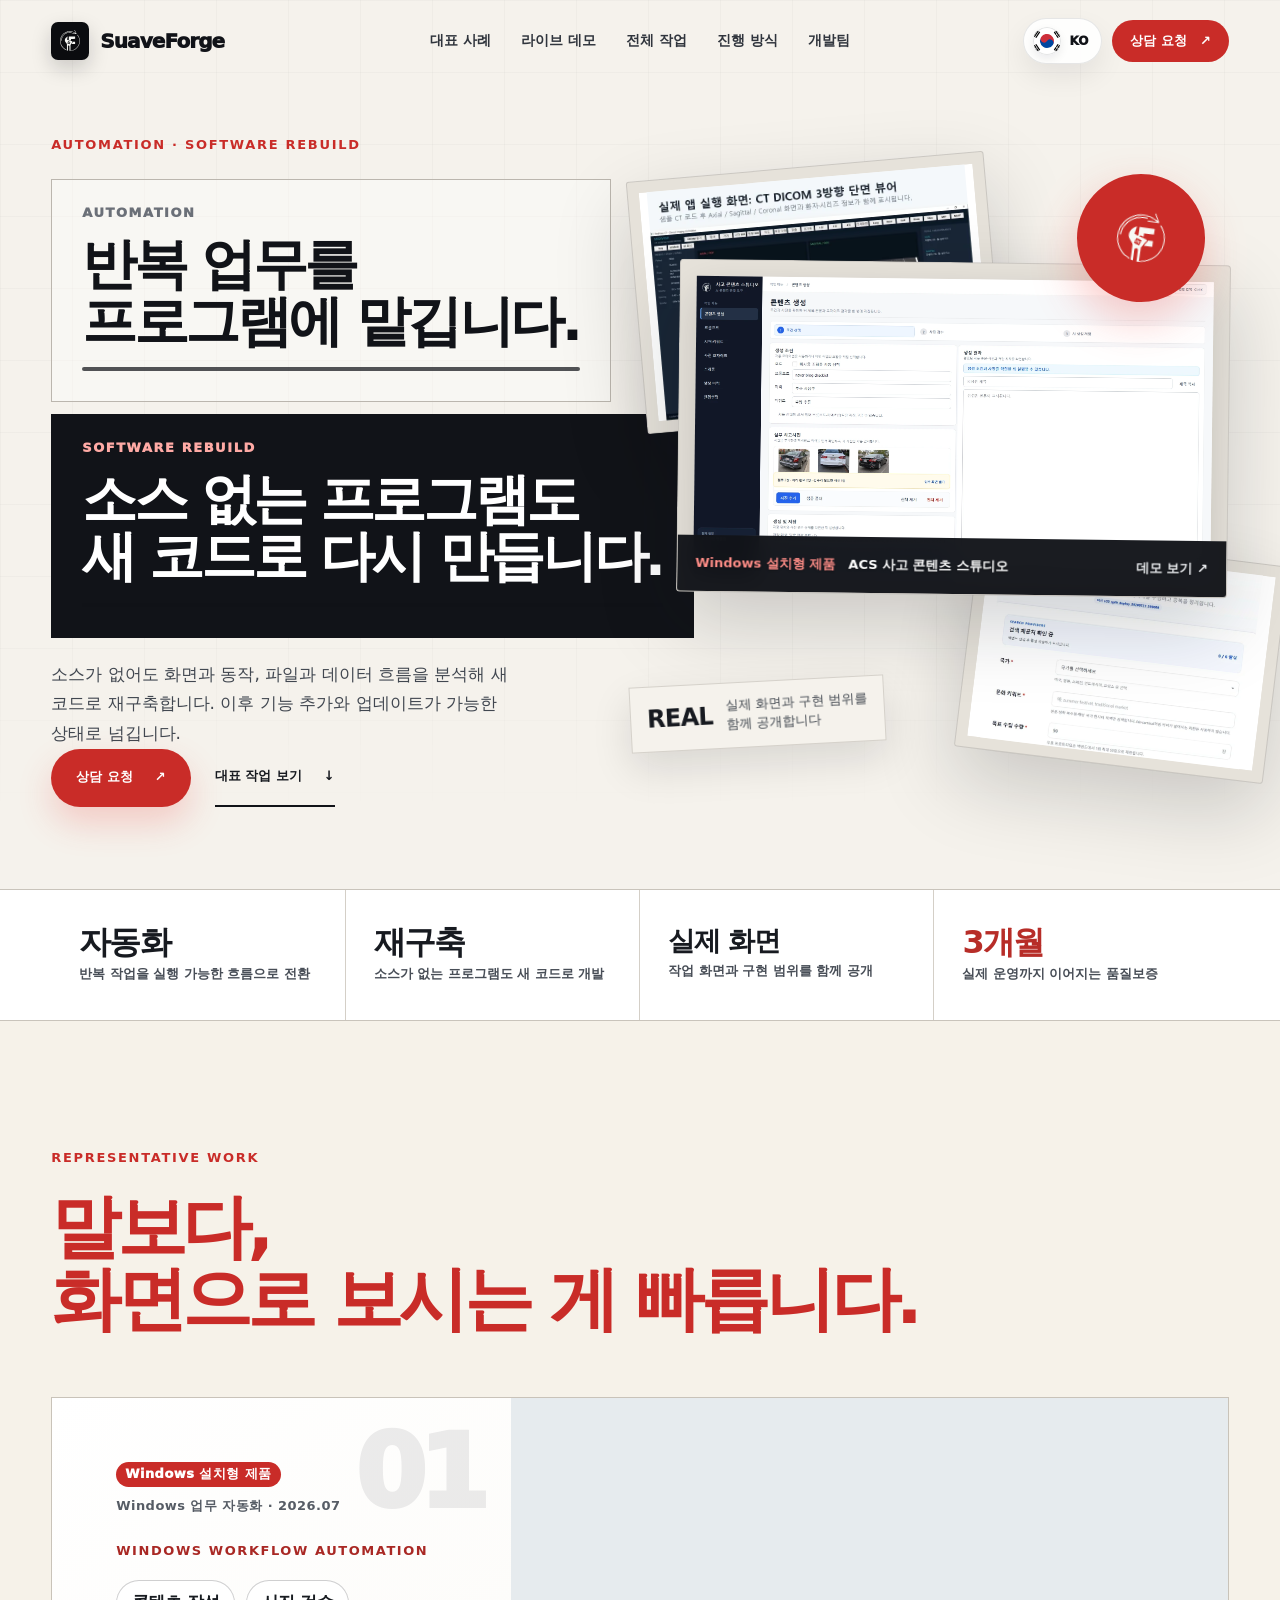
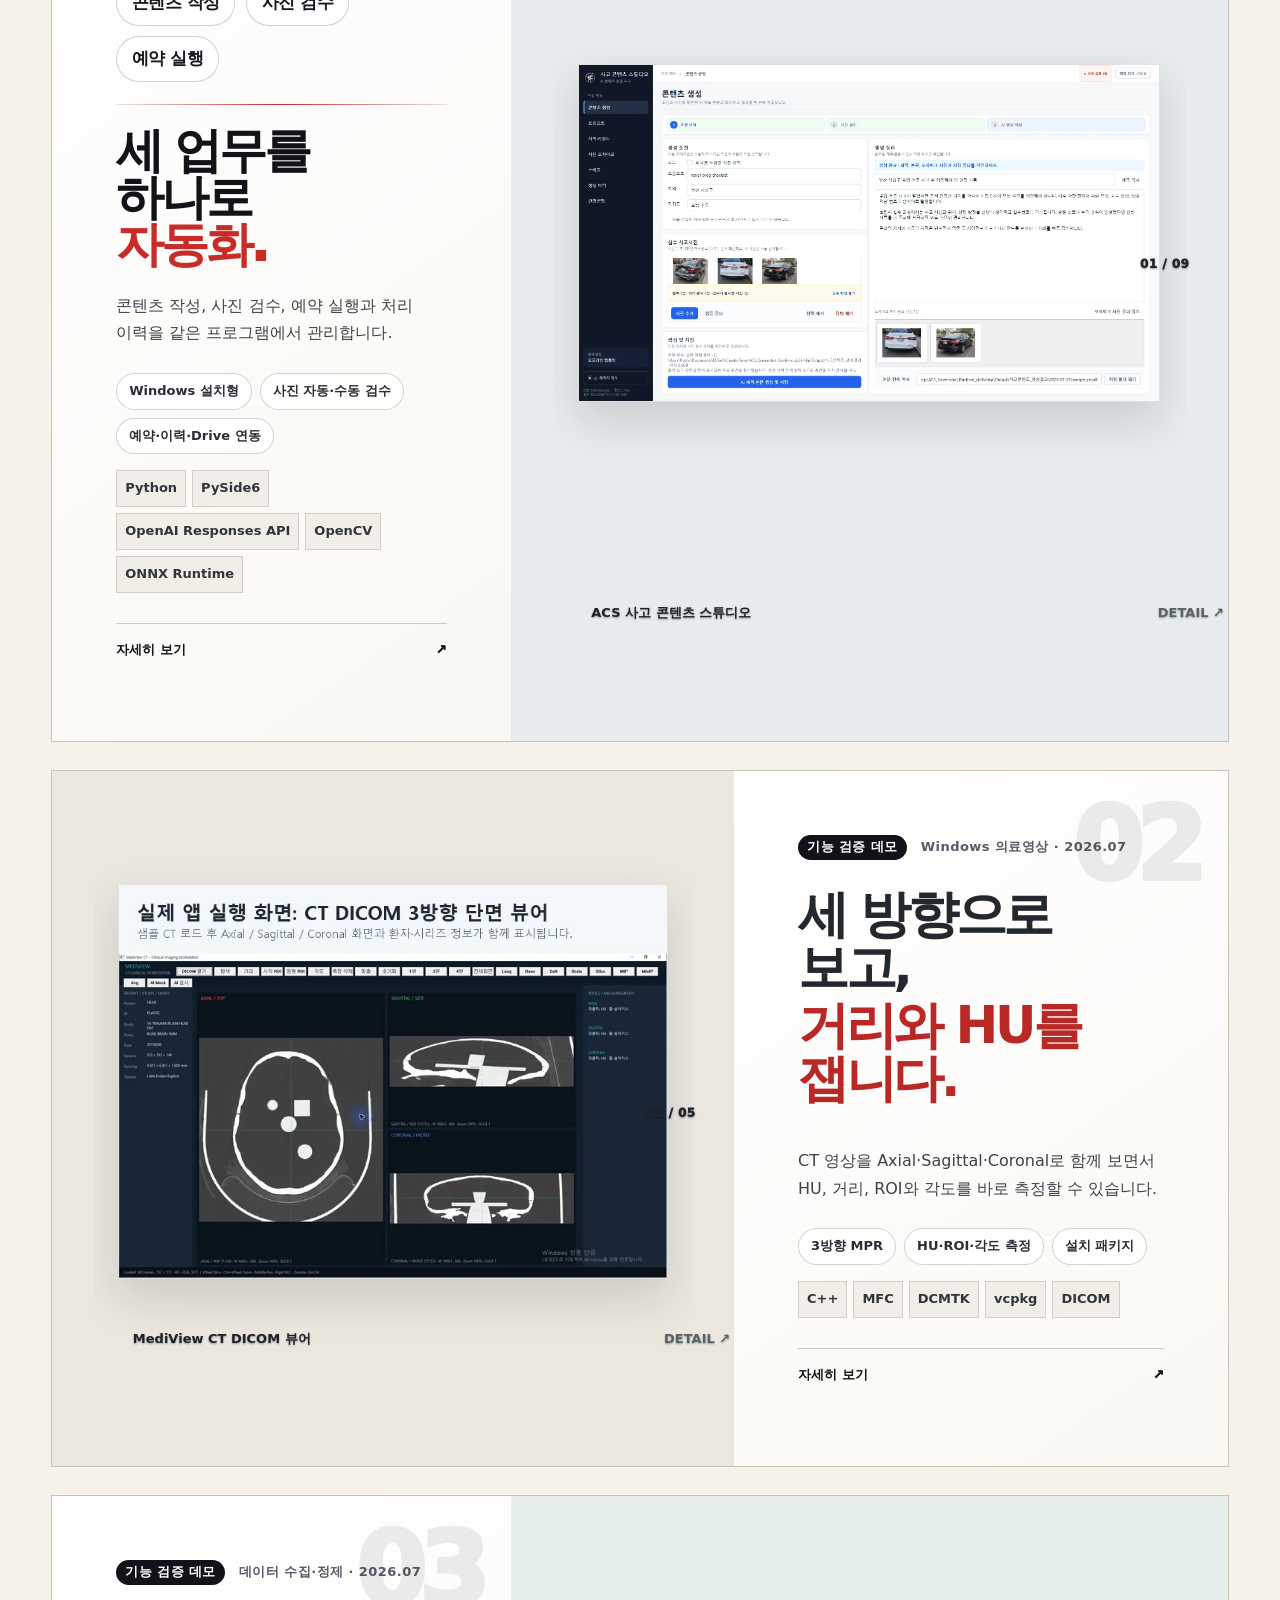
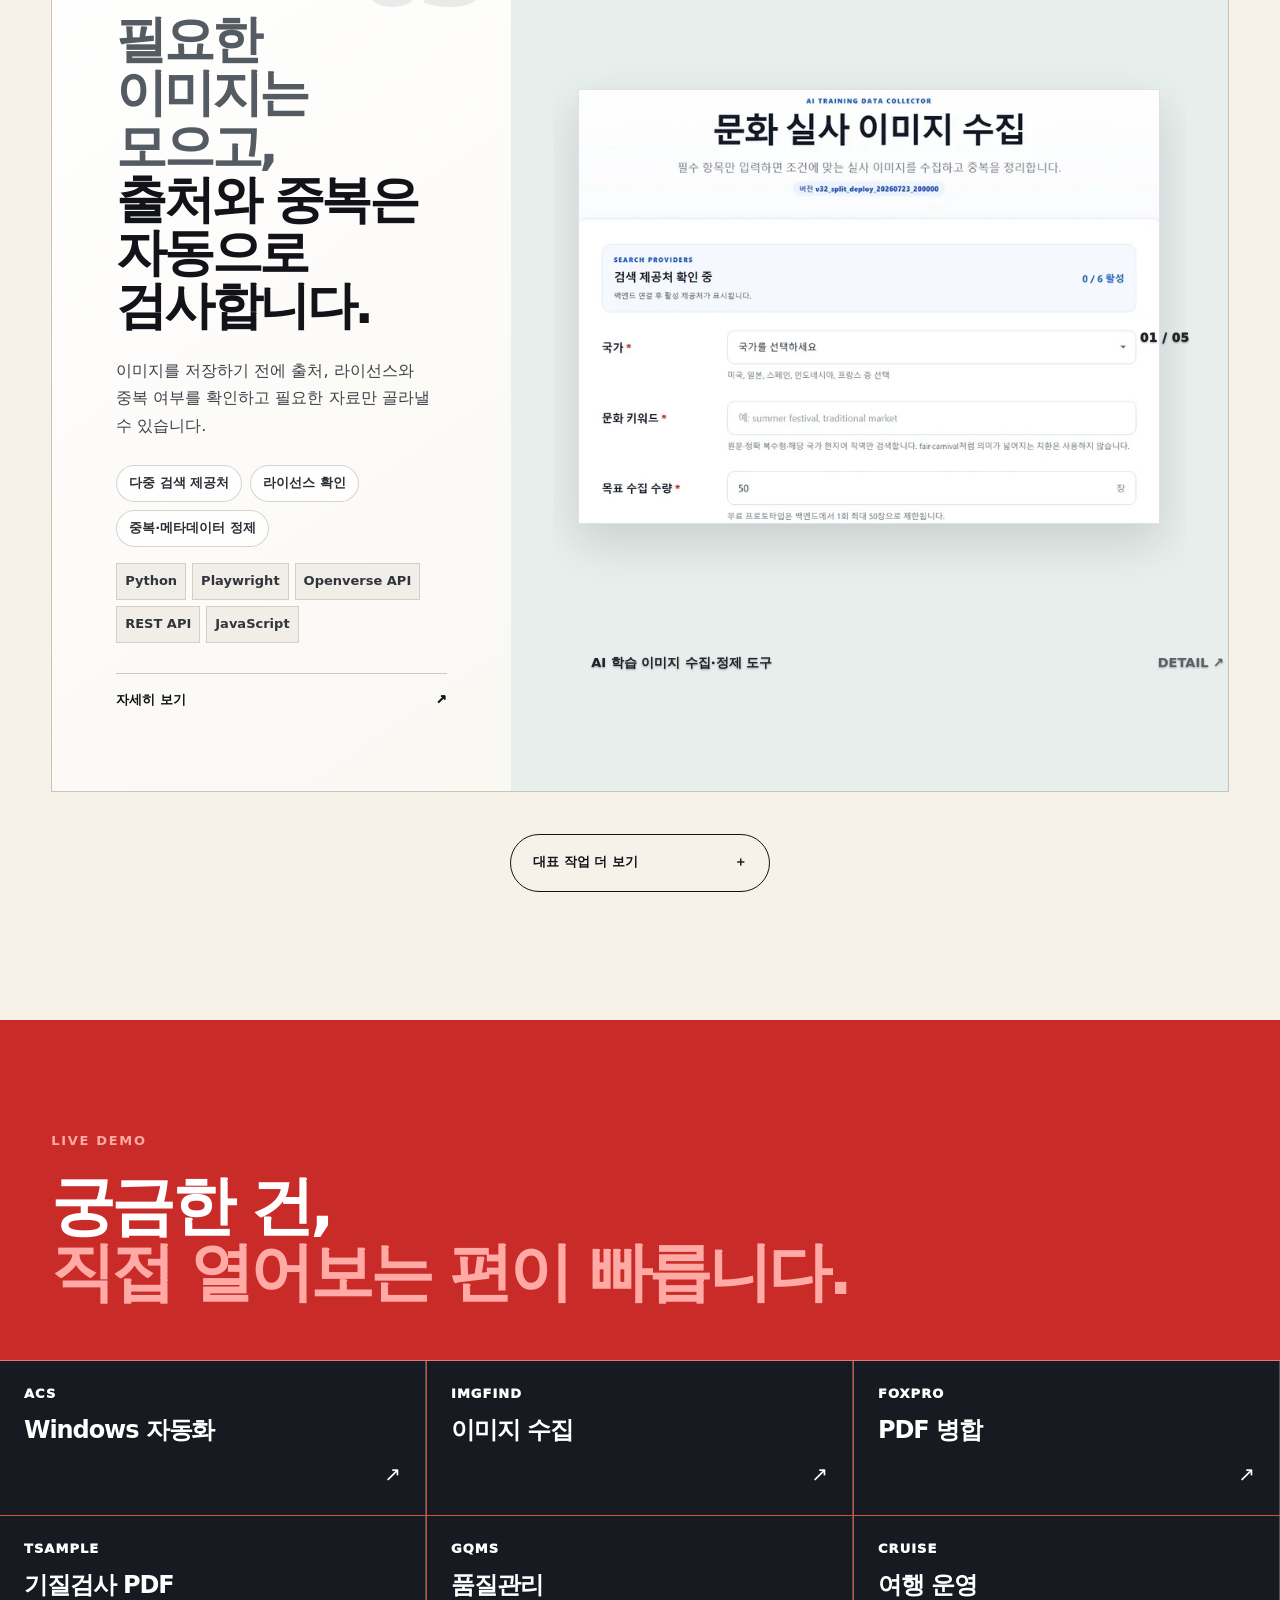
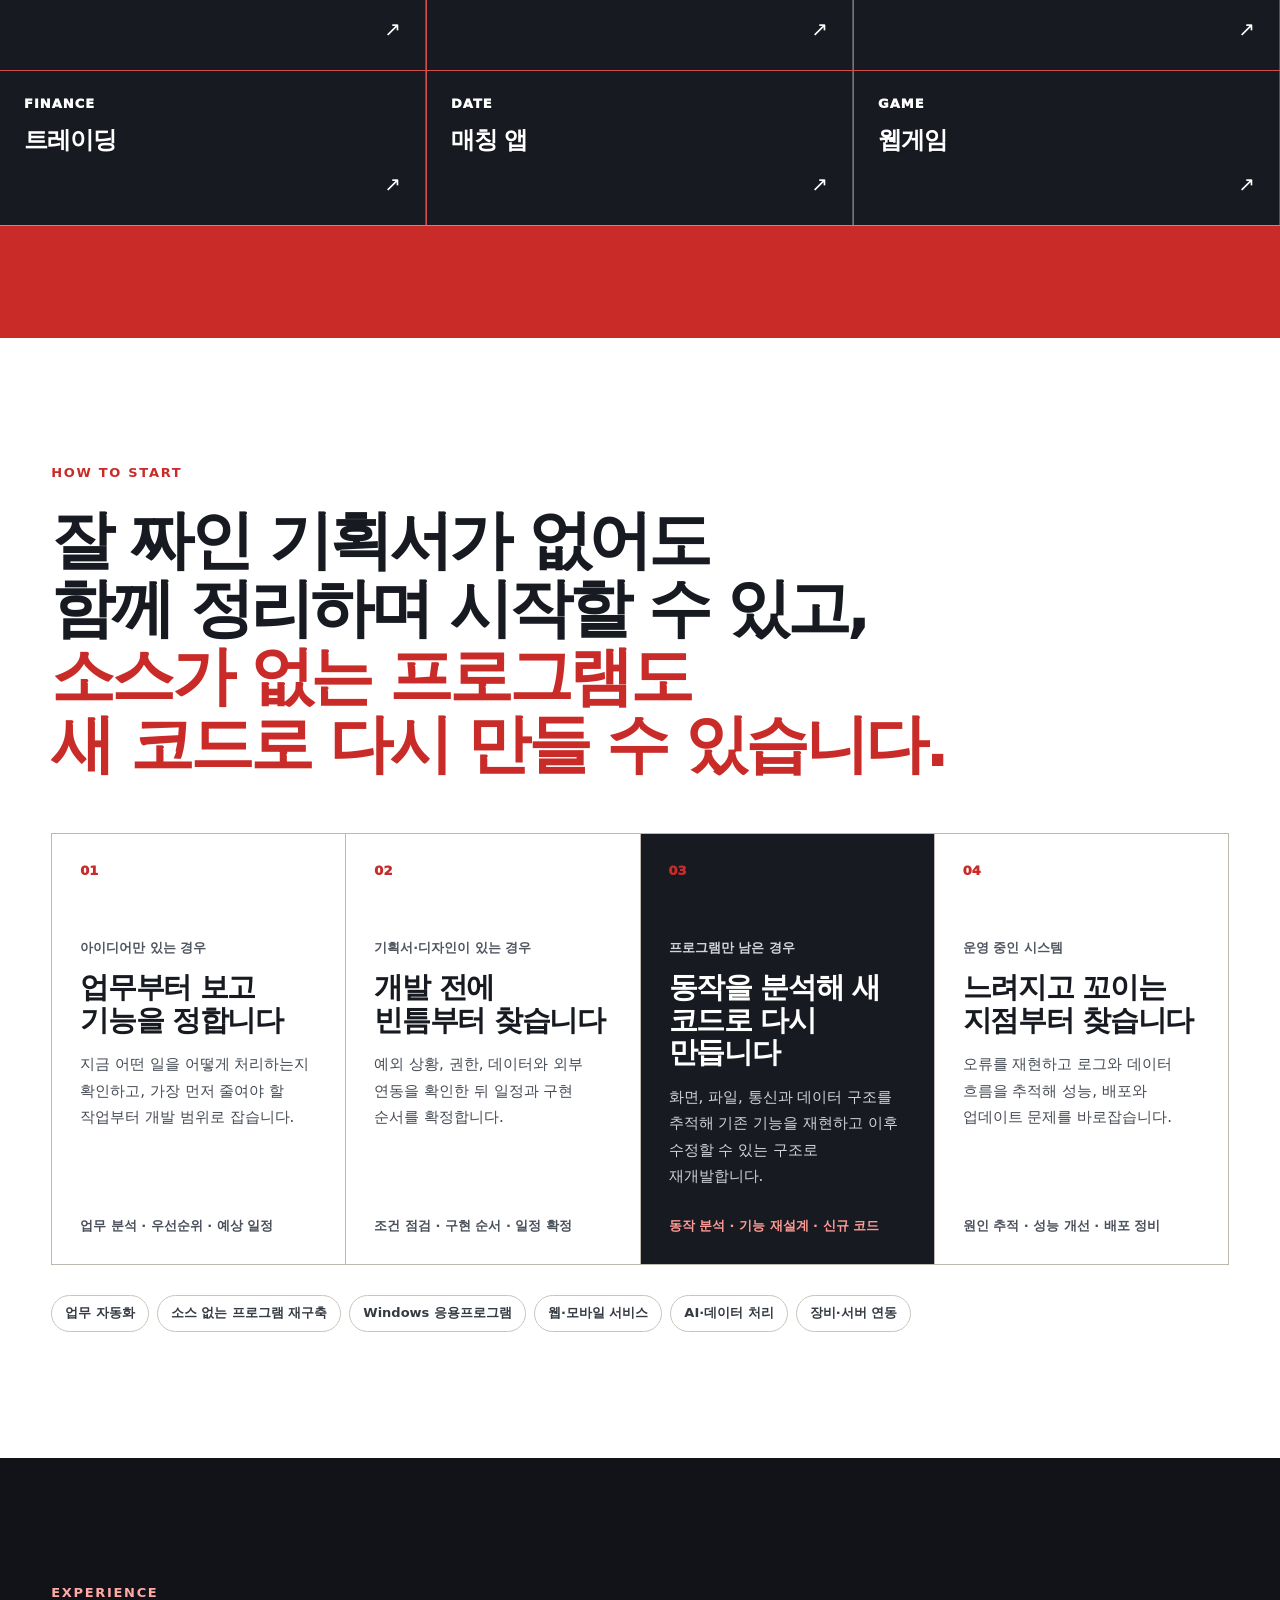
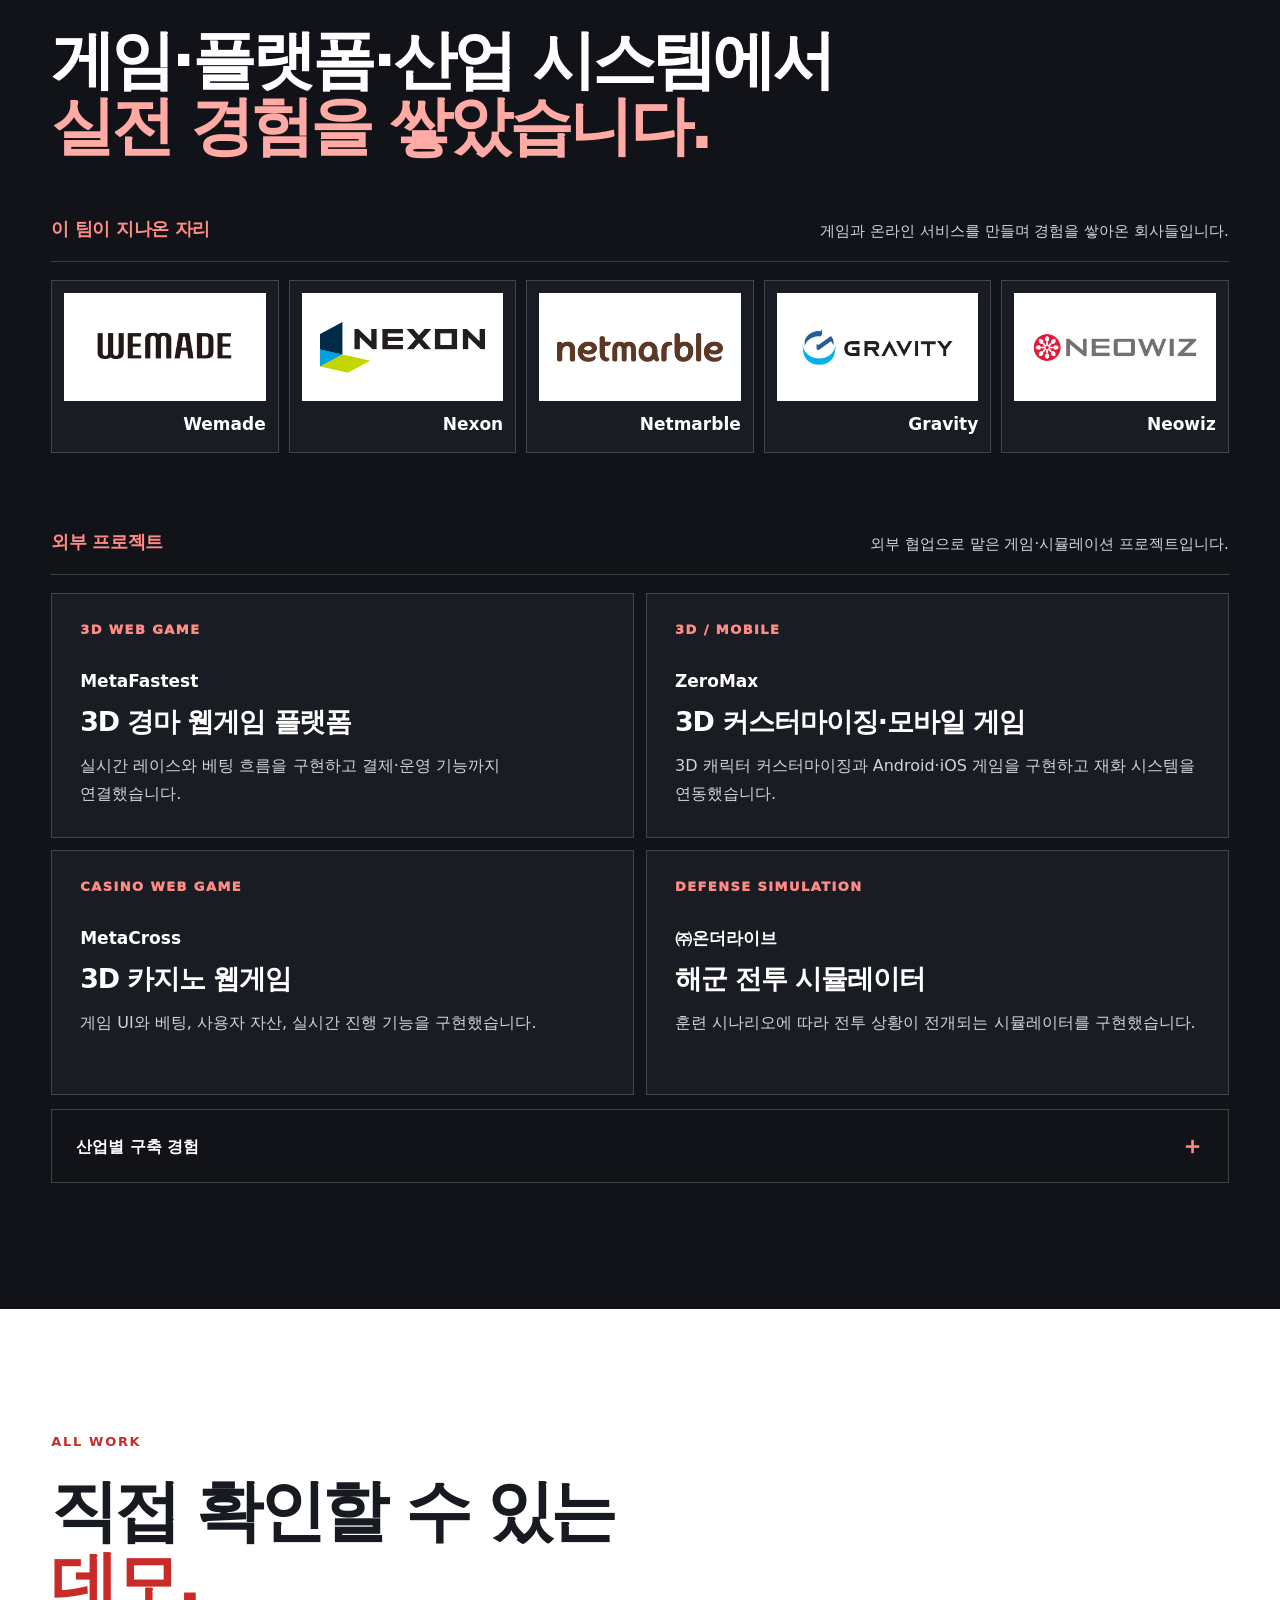
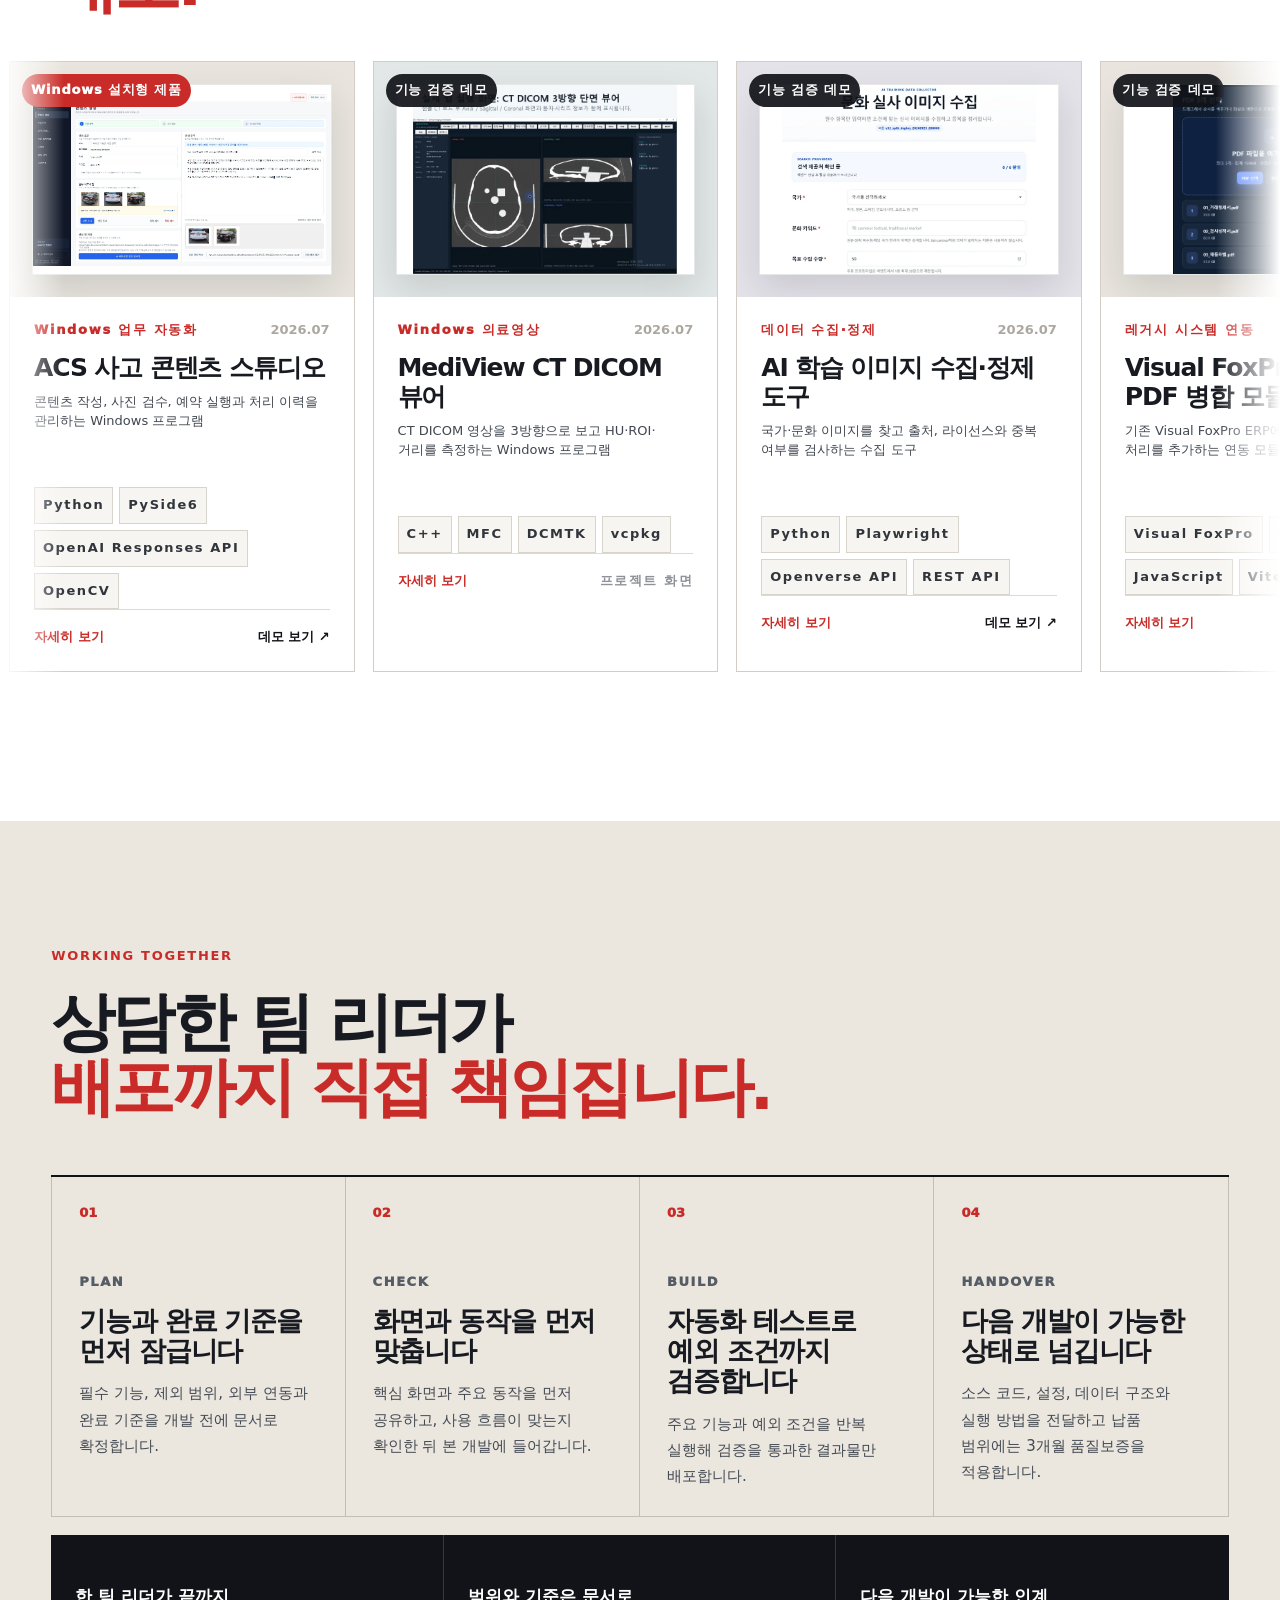
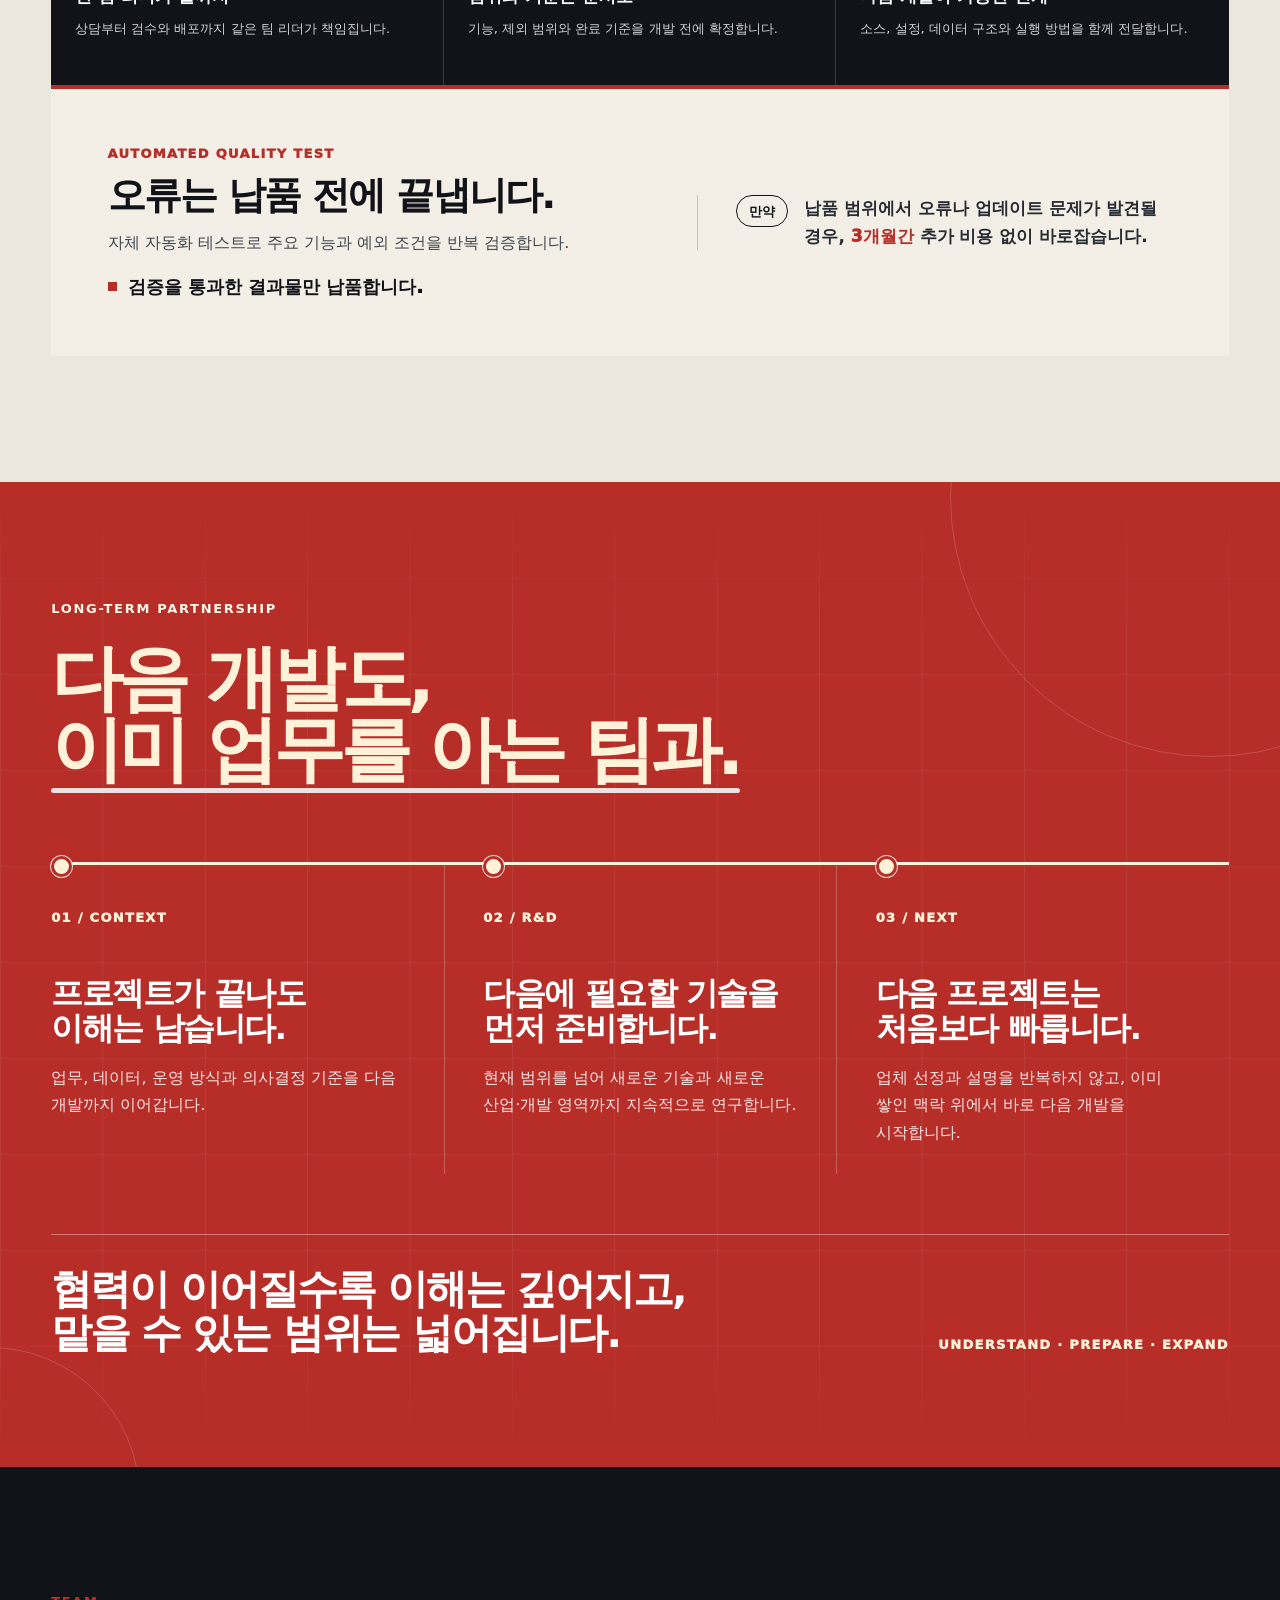
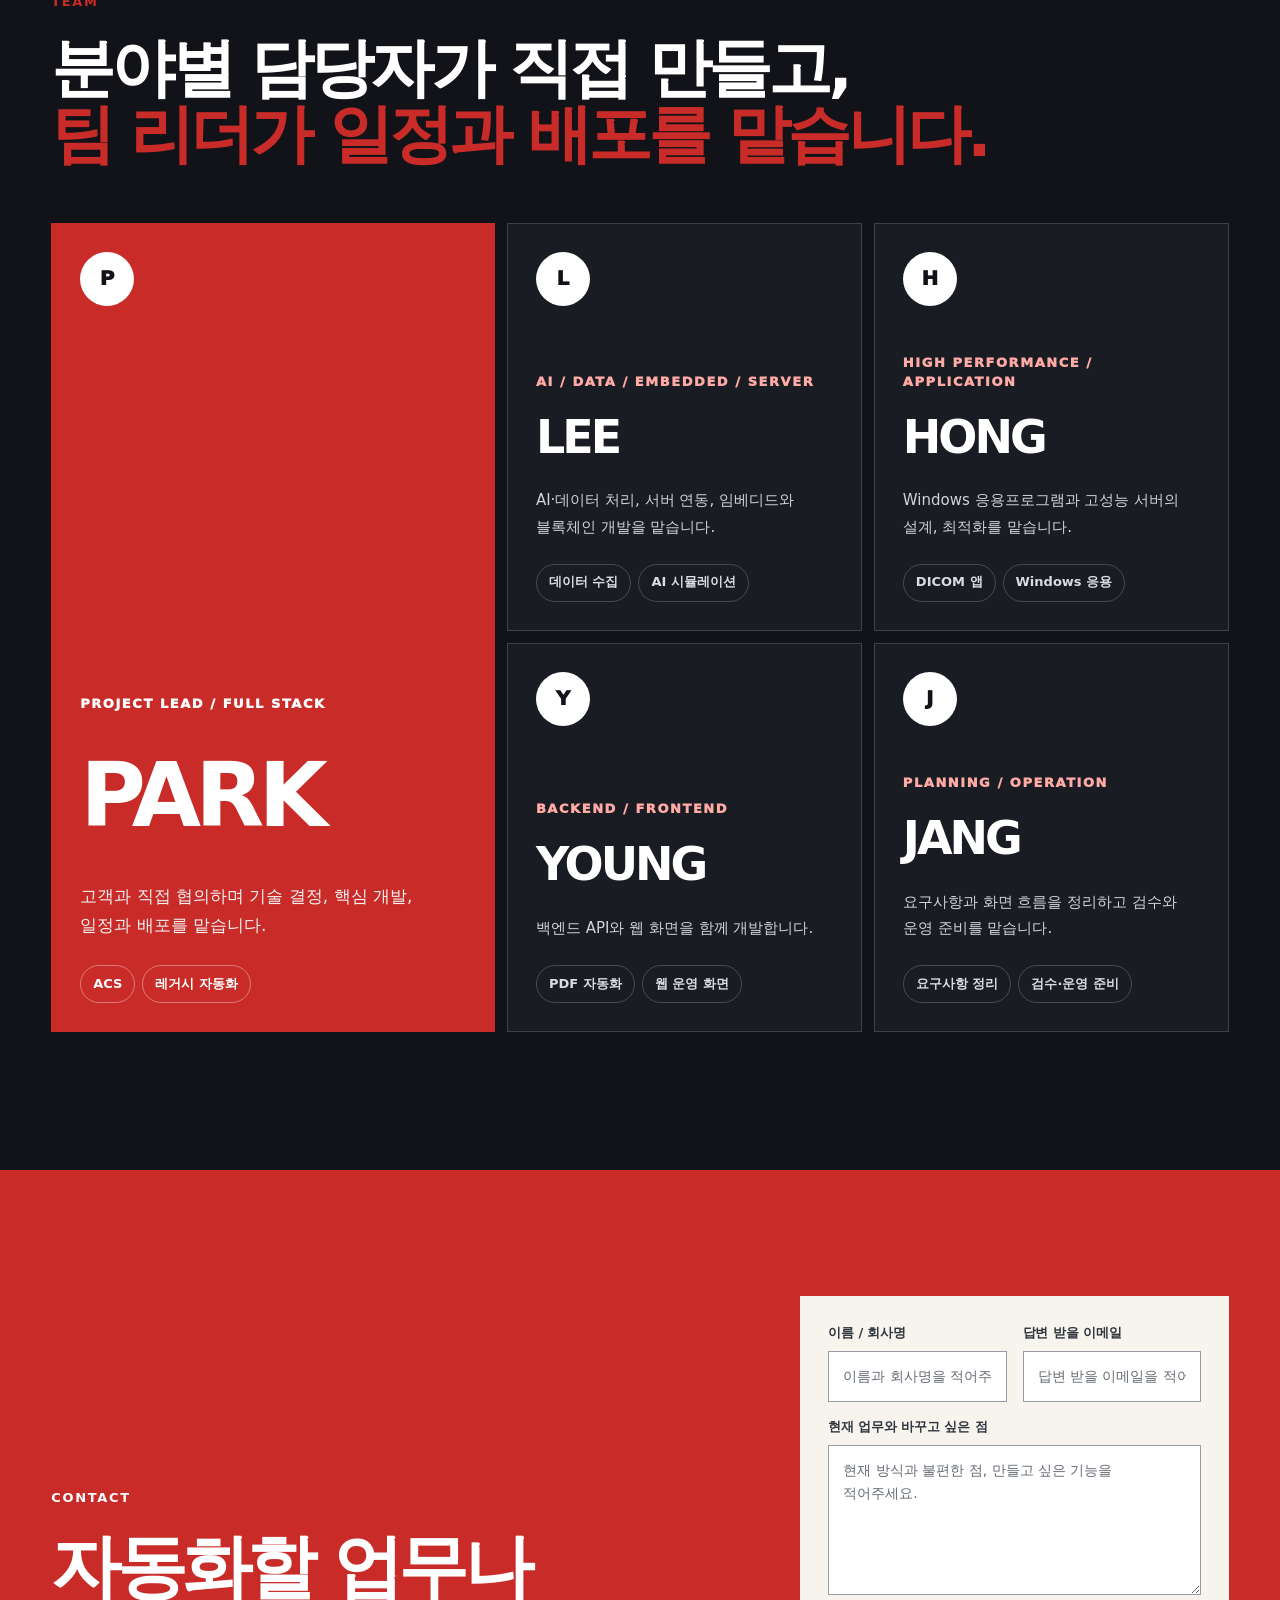
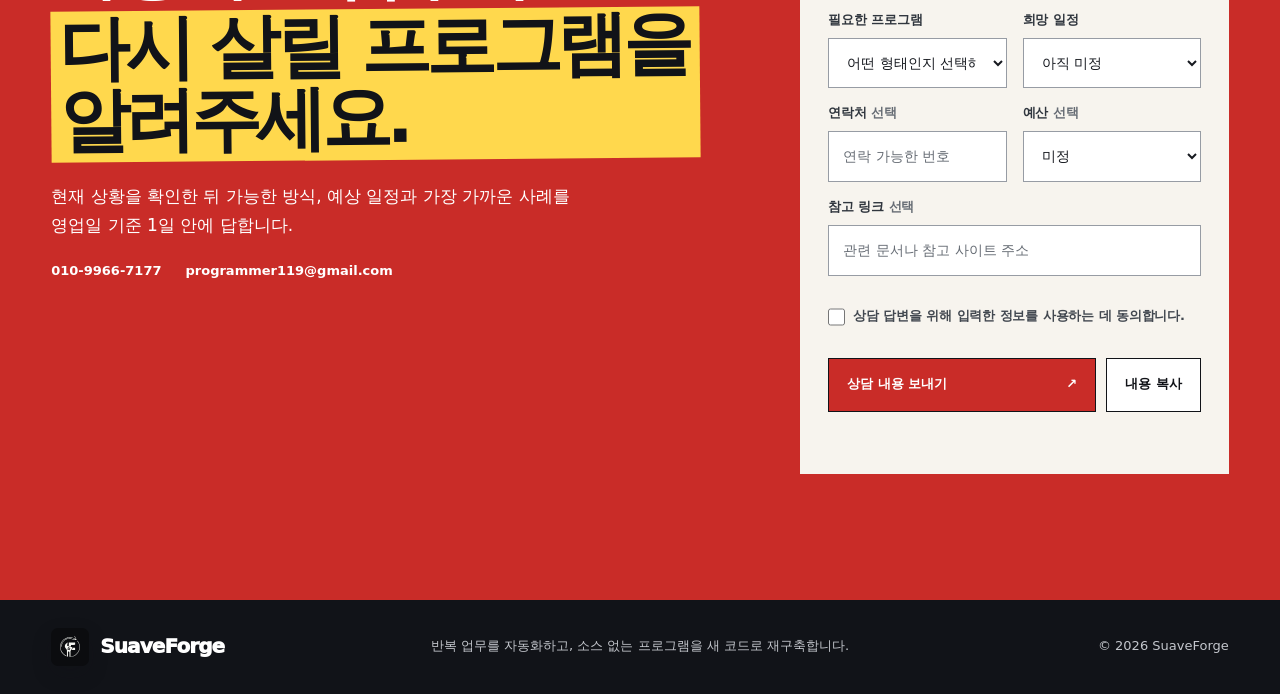
<file: index.html>
<!DOCTYPE html>

<html lang="ko">
<head>
<meta charset="utf-8"/>
<meta content="width=device-width,initial-scale=1" name="viewport"/>
<title>SuaveForge | 업무 자동화·소프트웨어 재구축 개발팀</title>
<meta content="반복 업무 자동화와 소스 없는 프로그램 재구축에 강한 개발팀입니다. 실제 화면과 구현 범위, 작업 방식을 투명하게 공개합니다." name="description"/>
<meta content="#111318" name="theme-color"/>
<link href="favicon.ico" rel="icon" sizes="any"/>
<link href="assets/favicon/favicon.svg" rel="icon" type="image/svg+xml"/>
<link href="assets/favicon/favicon-32x32.png" rel="icon" sizes="32x32" type="image/png"/>
<link href="assets/favicon/favicon-16x16.png" rel="icon" sizes="16x16" type="image/png"/>
<link href="assets/favicon/apple-touch-icon.png" rel="apple-touch-icon" sizes="180x180"/>
<link href="site.webmanifest" rel="manifest"/>
<meta content="SuaveForge | Software Development Team" property="og:title"/>
<meta content="반복 업무 자동화와 소스 없는 프로그램 재구축" property="og:description"/>
<meta content="website" property="og:type"/>
<link href="assets/logo-motion/suaveforge-logo-motion.css?v=20260728-78" rel="stylesheet"/>
<link href="styles.css?v=20260728-78" rel="stylesheet"/>
<script>if(new URLSearchParams(location.search).has("noinfo"))document.documentElement.classList.add("noinfo-mode");</script>
<script type="application/ld+json">
{"@context":"https://schema.org","@type":"ProfessionalService","name":"SuaveForge","url":"https://suaveforge.com/","email":"programmer119@gmail.com","telephone":"+82-10-9966-7177","description":"업무 자동화와 소프트웨어 재구축에 강한 5인 개발팀. Windows, 웹·앱, AI·데이터, 서버·장비 연동 개발."}
</script>
</head>
<body>
<a class="skip-link" href="#main">본문 바로가기</a>
<header class="site-header" data-header="">
<div class="header-inner">
<a aria-label="SuaveForge 홈" class="brand" href="#top">
<span class="suaveforge-logo-motion brand-logo" data-static-logo="" data-svg-src="assets/logo-motion/suaveforge-logo-motion.svg"><span class="logo-shell"></span></span>
<span class="brand-word">SuaveForge</span>
</a>
<nav aria-label="주요 메뉴" class="desktop-nav">
<a data-i18n="nav.cases" href="#cases">대표 사례</a>
<a data-i18n="nav.demos" href="#demos">라이브 데모</a>
<a data-i18n="nav.portfolio" href="#portfolio">전체 작업</a>
<a data-i18n="nav.process" href="#process">진행 방식</a>
<a data-i18n="nav.team" href="#team">개발팀</a>
</nav>
<div class="header-actions">
<div class="language-switcher" data-language-switcher="">
<button aria-expanded="false" aria-haspopup="listbox" class="language-trigger" data-language-trigger="" type="button"><span class="language-flag language-flag-ko" data-language-flag=""></span><span data-language-label="">KO</span></button>
<div aria-label="언어 선택" class="language-menu" role="listbox">
<button aria-selected="true" data-lang="ko" data-language-option="" role="option" type="button"><span class="language-flag language-flag-ko"></span><strong>한국어</strong><small>KO</small></button>
<button aria-selected="false" data-lang="en" data-language-option="" role="option" type="button"><span class="language-flag language-flag-en"></span><strong>English</strong><small>EN</small></button>
<button aria-selected="false" data-lang="ja" data-language-option="" role="option" type="button"><span class="language-flag language-flag-ja"></span><strong>日本語</strong><small>JP</small></button>
<button aria-selected="false" data-lang="es" data-language-option="" role="option" type="button"><span class="language-flag language-flag-es"></span><strong>Español</strong><small>ES</small></button>
</div>
</div>
<a class="header-cta contact-visible" href="#contact"><span data-i18n="cta.contact">상담 요청</span> <span>↗</span></a>
</div>
<a class="mobile-header-cta contact-visible" data-i18n="cta.contact" href="#contact">상담 요청</a>
<button aria-controls="mobile-menu" aria-expanded="false" aria-label="메뉴 열기" class="menu-button" data-menu-button="" type="button"><span></span><span></span></button>
</div>
<nav aria-label="모바일 메뉴" class="mobile-menu" data-mobile-menu="" id="mobile-menu">
<a data-i18n="nav.cases" href="#cases">대표 사례</a><a data-i18n="nav.demos" href="#demos">라이브 데모</a><a data-i18n="nav.portfolio" href="#portfolio">전체 작업</a><a data-i18n="nav.process" href="#process">진행 방식</a><a data-i18n="nav.team" href="#team">개발팀</a>
<a class="mobile-menu-cta contact-visible" data-i18n="cta.contact" href="#contact">상담 요청</a>
</nav>
</header>
<main id="main">
<section class="hero hero-v6" id="top">
<div aria-hidden="true" class="hero-gridlines"></div>
<div class="container hero-v6-grid">
<div class="hero-v6-title reveal">
<p class="eyebrow">AUTOMATION · SOFTWARE REBUILD</p>
<h1 class="hero-capability-title motion-target motion-focus-relay" data-motion="focus-relay">
<span class="hero-capability hero-capability-automation"><small>AUTOMATION</small><strong><span class="motion-focus-chunk motion-focus-1-1" data-i18n="hero.auto1">반복 업무를</span><br/><span class="motion-focus-chunk motion-focus-1-2" data-i18n="hero.auto2">프로그램에 맡깁니다.</span></strong><i aria-hidden="true" class="motion-focus-bar"></i></span>
<span class="hero-capability hero-capability-rebuild"><small>SOFTWARE REBUILD</small><strong><span class="motion-focus-chunk motion-focus-2-1" data-i18n="hero.rebuild1">소스 없는 프로그램도</span><br/><span class="motion-focus-chunk motion-focus-2-2" data-i18n="hero.rebuild2">새 코드로 다시 만듭니다.</span></strong><i aria-hidden="true" class="motion-focus-bar"></i></span>
</h1>
</div>
<div aria-label="실제 구현 화면" class="hero-showcase hero-showcase-real reveal">
<div aria-hidden="true" class="hero-mark-wrap"><div class="suaveforge-logo-motion hero-logo" data-logo-motion="" data-svg-src="assets/logo-motion/suaveforge-logo-motion.svg"><div class="logo-shell"></div></div></div>
<a class="screen screen-main" href="https://acs.suaveforge.com/" rel="noopener" target="_blank">
<img alt="Accident Content Studio 실제 Windows 프로그램 화면" fetchpriority="high" src="assets/portfolio/acs/01-content-create.webp"/>
<span><b data-i18n="hero.product">Windows 설치형 제품</b> <span data-i18n="hero.productName">ACS 사고 콘텐츠 스튜디오</span> <i data-i18n="cta.demoArrow">데모 보기 ↗</i></span>
</a>
<button aria-label="MediView CT 상세 보기" class="screen screen-back-one hero-project-button" data-open-project="dicom" type="button"><img alt="MediView CT DICOM 뷰어 실제 화면" src="assets/portfolio/02/02-02_detail_bf01922f.webp"/></button>
<button aria-label="문화 이미지 수집기 상세 보기" class="screen screen-back-two hero-project-button" data-open-project="imgfind" type="button"><img alt="문화 실사 이미지 수집기 실제 화면" src="assets/portfolio/01/02-02_detail_e9348078.webp"/></button>
<div class="showcase-note"><strong>REAL</strong><span data-i18n-html="hero.realNote">실제 화면과 구현 범위를<br/>함께 공개합니다</span></div>
</div>
<div class="hero-v6-support reveal">
<p data-i18n="hero.support">소스가 없어도 화면과 동작, 파일과 데이터 흐름을 분석해 새 코드로 재구축합니다. 이후 기능 추가와 업데이트가 가능한 상태로 넘깁니다.</p>
<div class="hero-actions contact-visible">
<a class="button button-primary" href="#contact"><span data-i18n="cta.contact">상담 요청</span> <span>↗</span></a>
<a class="button button-text" href="#cases"><span data-i18n="cta.cases">대표 작업 보기</span> <span>↓</span></a>
</div>
</div>
</div>
</section>
<section aria-label="SuaveForge 핵심 신뢰 기준" class="trust-strip">
<div class="container trust-grid">
<article><strong data-i18n="trust.autoTitle">자동화</strong><span data-i18n="trust.autoText">반복 작업을 실행 가능한 흐름으로 전환</span></article>
<article><strong data-i18n="trust.rebuildTitle">재구축</strong><span data-i18n="trust.rebuildText">소스가 없는 프로그램도 새 코드로 개발</span></article>
<article><strong data-i18n="trust.realTitle">실제 화면</strong><span data-i18n="trust.realText">작업 화면과 구현 범위를 함께 공개</span></article>
<article class="trust-quality"><strong data-i18n="trust.monthTitle">3개월</strong><span data-i18n="trust.monthText">실제 운영까지 이어지는 품질보증</span></article>
</div>
</section>
<section class="case-studies case-studies-v6" id="cases">
<div class="container case-heading reveal">
<div><p class="eyebrow">REPRESENTATIVE WORK</p><h2 class="sf-editorial-heading sf-v2-motion" data-v2-motion="editorial"><span data-i18n="cases.title1">말보다,</span><br/><span class="accent-word" data-i18n="cases.title2">화면으로 보시는 게 빠릅니다.</span></h2></div>
<p>실제 구현 화면을 중심으로 작업 범위와 세부 기능을 확인할 수 있습니다.</p>
</div>
<div class="container case-story-list" data-featured-cases=""></div>
<div class="container case-more-wrap"><button aria-expanded="false" class="case-more" data-case-more="" type="button"><span data-i18n="cta.moreCases">대표 작업 더 보기</span> <span>＋</span></button></div>
</section>
<section aria-labelledby="live-demo-title" class="live-demos" id="demos">
<div class="container live-demo-head reveal"><div><p class="eyebrow eyebrow-light">LIVE DEMO</p><h2 id="live-demo-title"><span data-i18n="demos.title1">궁금한 건,</span><br/><span class="accent-light" data-i18n="demos.title2">직접 열어보는 편이 빠릅니다.</span></h2></div><p data-i18n="demos.lead">브라우저에서 확인할 수 있는 작업 화면입니다.</p></div>
<div class="live-demo-rail reveal">
<a href="https://acs.suaveforge.com/" rel="noopener" target="_blank"><span>ACS</span><strong>Windows 자동화</strong><i>↗</i></a>
<a href="https://imgfind.suaveforge.com/" rel="noopener" target="_blank"><span>IMGFIND</span><strong>이미지 수집</strong><i>↗</i></a>
<a href="https://foxpro.suaveforge.com/" rel="noopener" target="_blank"><span>FOXPRO</span><strong>PDF 병합</strong><i>↗</i></a>
<a href="https://tsample.suaveforge.com/" rel="noopener" target="_blank"><span>TSAMPLE</span><strong>기질검사 PDF</strong><i>↗</i></a>
<a href="https://gqms.suaveforge.com/" rel="noopener" target="_blank"><span>GQMS</span><strong>품질관리</strong><i>↗</i></a>
<a href="https://cruise.suaveforge.com/" rel="noopener" target="_blank"><span>CRUISE</span><strong>여행 운영</strong><i>↗</i></a>
<a href="https://finance.suaveforge.com/" rel="noopener" target="_blank"><span>FINANCE</span><strong>트레이딩</strong><i>↗</i></a>
<a href="https://date.suaveforge.com/" rel="noopener" target="_blank"><span>DATE</span><strong>매칭 앱</strong><i>↗</i></a>
<a href="https://game.suaveforge.com/" rel="noopener" target="_blank"><span>GAME</span><strong>웹게임</strong><i>↗</i></a>
</div>
</section>
<section class="stages" id="services">
<div class="container stages-heading reveal">
<div><p class="eyebrow">HOW TO START</p><h2 class="motion-target motion-staged-copy" data-motion="staged-copy"><span class="motion-staged-line motion-staged-line-1" data-i18n="start.line1">잘 짜인 기획서가 없어도</span><span class="motion-staged-line motion-staged-line-2" data-i18n="start.line2">함께 정리하며 시작할 수 있고,</span><span class="motion-staged-line motion-staged-line-3 is-accent" data-i18n="start.line3">소스가 없는 프로그램도</span><span class="motion-staged-line motion-staged-line-4 is-accent" data-i18n="start.line4">새 코드로 다시 만들 수 있습니다.</span></h2></div>
<p>아이디어, 기획서, 실행 중인 프로그램 가운데 지금 가진 것부터 확인합니다.</p>
</div>
<div class="container stage-grid">
<article class="stage-card reveal"><span>01</span><small>아이디어만 있는 경우</small><h3>업무부터 보고 기능을 정합니다</h3><p>지금 어떤 일을 어떻게 처리하는지 확인하고, 가장 먼저 줄여야 할 작업부터 개발 범위로 잡습니다.</p><b>업무 분석 · 우선순위 · 예상 일정</b></article>
<article class="stage-card reveal"><span>02</span><small>기획서·디자인이 있는 경우</small><h3>개발 전에 빈틈부터 찾습니다</h3><p>예외 상황, 권한, 데이터와 외부 연동을 확인한 뒤 일정과 구현 순서를 확정합니다.</p><b>조건 점검 · 구현 순서 · 일정 확정</b></article>
<article class="stage-card stage-card-rebuild reveal"><span>03</span><small>프로그램만 남은 경우</small><h3>동작을 분석해 새 코드로 다시 만듭니다</h3><p>화면, 파일, 통신과 데이터 구조를 추적해 기존 기능을 재현하고 이후 수정할 수 있는 구조로 재개발합니다.</p><b>동작 분석 · 기능 재설계 · 신규 코드</b></article>
<article class="stage-card reveal"><span>04</span><small>운영 중인 시스템</small><h3>느려지고 꼬이는 지점부터 찾습니다</h3><p>오류를 재현하고 로그와 데이터 흐름을 추적해 성능, 배포와 업데이트 문제를 바로잡습니다.</p><b>원인 추적 · 성능 개선 · 배포 정비</b></article>
</div>
<div aria-label="제공 가능한 개발 분야" class="container service-tags reveal"><span>업무 자동화</span><span>소스 없는 프로그램 재구축</span><span>Windows 응용프로그램</span><span>웹·모바일 서비스</span><span>AI·데이터 처리</span><span>장비·서버 연동</span></div>
</section>
<section class="credentials" id="experience">
<div class="container credentials-heading reveal">
<div><p class="eyebrow eyebrow-light">EXPERIENCE</p><h2>게임·플랫폼·산업 시스템에서<br/><span class="accent-light">실전 경험을 쌓았습니다.</span></h2></div>
<p>실시간 서비스, 결제, 운영 도구와 산업 시스템을 직접 만들고 운영했습니다.</p>
</div>
<div class="container experience-block experience-companies reveal">
<div class="experience-block-head">
<p class="experience-label">이 팀이 지나온 자리</p>
<p>게임과 온라인 서비스를 만들며 경험을 쌓아온 회사들입니다.</p>
</div>
<div aria-label="구성원 경력 회사" class="logo-rail company-logo-rail">
<article class="company-logo-card"><div class="company-logo-surface"><img alt="Wemade 로고" decoding="async" loading="eager" src="assets/company-logos/wemade.png"/></div><strong>Wemade</strong></article>
<article class="company-logo-card"><div class="company-logo-surface"><img alt="Nexon 로고" decoding="async" loading="eager" src="assets/company-logos/nexon.webp"/></div><strong>Nexon</strong></article>
<article class="company-logo-card"><div class="company-logo-surface"><img alt="Netmarble 로고" decoding="async" loading="eager" src="assets/company-logos/netmarble.webp"/></div><strong>Netmarble</strong></article>
<article class="company-logo-card"><div class="company-logo-surface"><img alt="Gravity 로고" decoding="async" loading="eager" src="assets/company-logos/gravity.png"/></div><strong>Gravity</strong></article>
<article class="company-logo-card"><div class="company-logo-surface"><img alt="Neowiz 로고" decoding="async" loading="eager" src="assets/company-logos/neowiz.png"/></div><strong>Neowiz</strong></article>
</div>
</div>
<div class="container experience-block experience-projects reveal">
<div class="experience-block-head">
<p class="experience-label">외부 프로젝트</p>
<p>외부 협업으로 맡은 게임·시뮬레이션 프로젝트입니다.</p>
</div>
<div class="collab-cards">
<article><small>3D WEB GAME</small><span class="collab-company">MetaFastest</span><h3>3D 경마 웹게임 플랫폼</h3><p>실시간 레이스와 베팅 흐름을 구현하고 결제·운영 기능까지 연결했습니다.</p></article>
<article><small>3D / MOBILE</small><span class="collab-company">ZeroMax</span><h3>3D 커스터마이징·모바일 게임</h3><p>3D 캐릭터 커스터마이징과 Android·iOS 게임을 구현하고 재화 시스템을 연동했습니다.</p></article>
<article><small>CASINO WEB GAME</small><span class="collab-company">MetaCross</span><h3>3D 카지노 웹게임</h3><p>게임 UI와 베팅, 사용자 자산, 실시간 진행 기능을 구현했습니다.</p></article>
<article><small>DEFENSE SIMULATION</small><span class="collab-company">㈜온더라이브</span><h3>해군 전투 시뮬레이터</h3><p>훈련 시나리오에 따라 전투 상황이 전개되는 시뮬레이터를 구현했습니다.</p></article>
</div>
</div>
<details class="container more-experience experience-fields reveal">
<summary><span>산업별 구축 경험</span><i aria-hidden="true">＋</i></summary>
<div class="experience-field-list"><b>코인·주식 트레이딩 시스템</b><b>IoT 설비 운영 관리</b><b>키오스크·카드 결제</b><b>크루즈 여행사 제휴 시스템</b><b>실시간 PVP 웹게임</b><b>공공·지역 콘텐츠</b></div>
</details>
</section>
<section class="portfolio portfolio-v6" id="portfolio">
<div class="container portfolio-head reveal">
<div><p class="eyebrow">ALL WORK</p><h2>직접 확인할 수 있는<br/><span class="accent-word">데모.</span></h2></div>
<p>Windows 프로그램부터 웹·앱까지, 구현 화면과 동작을 한 줄에서 이어서 볼 수 있습니다. 마우스를 올리면 이동이 멈춥니다.</p>
</div>
<div class="container portfolio-grid" data-portfolio-track=""></div>
<div class="container portfolio-more-wrap"><button aria-expanded="false" class="portfolio-more" data-portfolio-more="" type="button">더 많은 작업 보기 <span>＋</span></button></div>
</section>
<dialog aria-labelledby="project-dialog-title" class="project-dialog" data-project-dialog="">
<button aria-label="닫기" class="dialog-close" data-project-close="" type="button">×</button>
<div class="project-dialog-media">
<button aria-label="이전 이미지" class="gallery-nav gallery-prev" data-gallery-prev="" type="button">←</button>
<img alt="" data-dialog-image=""/>
<button aria-label="다음 이미지" class="gallery-nav gallery-next" data-gallery-next="" type="button">→</button>
<div class="gallery-count" data-gallery-count=""></div>
</div>
<div class="project-dialog-copy">
<div class="dialog-kicker" data-dialog-kind=""></div>
<h2 data-dialog-title="" id="project-dialog-title"></h2>
<p class="dialog-summary" data-dialog-short=""></p>
<div class="dialog-stack" data-dialog-stack=""></div>
<div class="dialog-evidence">
<section><h3>주요 기능</h3><ul data-dialog-features=""></ul></section>
<section><h3>담당한 범위</h3><p data-dialog-scope=""></p></section>
<section><h3>완성된 결과</h3><p data-dialog-result=""></p></section>
</div>
<a class="dialog-live" data-dialog-live="" rel="noopener" target="_blank">직접 보기 <span>↗</span></a>
</div>
</dialog>
<section class="delivery-system" id="process">
<div class="container delivery-system-head reveal">
<div><p class="eyebrow">WORKING TOGETHER</p><h2>상담한 팀 리더가<br/><span class="accent-word">배포까지 직접 책임집니다.</span></h2></div>
<p>요구사항 정리, 기술 결정, 검수와 배포를 같은 팀 리더가 맡습니다. 프로젝트 중간에 담당자가 바뀌지 않습니다.</p>
</div>
<div class="container process-compact reveal">
<article><span>01</span><small>PLAN</small><h3>기능과 완료 기준을 먼저 잠급니다</h3><p>필수 기능, 제외 범위, 외부 연동과 완료 기준을 개발 전에 문서로 확정합니다.</p></article>
<article><span>02</span><small>CHECK</small><h3>화면과 동작을 먼저 맞춥니다</h3><p>핵심 화면과 주요 동작을 먼저 공유하고, 사용 흐름이 맞는지 확인한 뒤 본 개발에 들어갑니다.</p></article>
<article><span>03</span><small>BUILD</small><h3>자동화 테스트로 예외 조건까지 검증합니다</h3><p>주요 기능과 예외 조건을 반복 실행해 검증을 통과한 결과물만 배포합니다.</p></article>
<article><span>04</span><small>HANDOVER</small><h3>다음 개발이 가능한 상태로 넘깁니다</h3><p>소스 코드, 설정, 데이터 구조와 실행 방법을 전달하고 납품 범위에는 3개월 품질보증을 적용합니다.</p></article>
</div>
<div class="container responsibility-bar reveal">
<article><strong>한 팀 리더가 끝까지</strong><span>상담부터 검수와 배포까지 같은 팀 리더가 책임집니다.</span></article>
<article><strong>범위와 기준은 문서로</strong><span>기능, 제외 범위와 완료 기준을 개발 전에 확정합니다.</span></article>
<article><strong>다음 개발이 가능한 인계</strong><span>소스, 설정, 데이터 구조와 실행 방법을 함께 전달합니다.</span></article>
</div>
<article class="container quality-guarantee">
<div class="quality-guarantee-main">
<span class="quality-guarantee-kicker">AUTOMATED QUALITY TEST</span>
<strong>오류는 납품 전에 끝냅니다.</strong>
<p>자체 자동화 테스트로 주요 기능과 예외 조건을 반복 검증합니다.</p>
<span class="quality-proof">검증을 통과한 결과물만 납품합니다.</span>
</div>
<div class="quality-guarantee-policy">
<b>만약</b>
<p>납품 범위에서 오류나 업데이트 문제가 발견될 경우, <em>3개월간</em> 추가 비용 없이 바로잡습니다.</p>
</div>
</article>
</section>
<section class="partnership" id="partnership">
<div aria-hidden="true" class="partnership-orbit partnership-orbit-one"></div>
<div aria-hidden="true" class="partnership-orbit partnership-orbit-two"></div>
<div class="container partnership-heading reveal motion-target motion-context-core" data-motion="context-core">
<div>
<p class="eyebrow partnership-eyebrow">LONG-TERM PARTNERSHIP</p>
<h2><span class="motion-context-lead">다음 개발도,</span><br/><span class="motion-context-coreline">이미 업무를 아는 팀과.</span></h2>
</div>
<p class="partnership-belief motion-context-copy">한 번 파악한 업무와 시스템을 다음 프로젝트까지 이어갑니다. 다시 업체를 찾고 처음부터 설명하는 시간을 줄입니다.</p>
</div>
<div class="container partnership-track reveal">
<article>
<span>01 / CONTEXT</span>
<h3>프로젝트가 끝나도<br/>이해는 남습니다.</h3>
<p>업무, 데이터, 운영 방식과 의사결정 기준을 다음 개발까지 이어갑니다.</p>
</article>
<article>
<span>02 / R&amp;D</span>
<h3>다음에 필요할 기술을<br/>먼저 준비합니다.</h3>
<p>현재 범위를 넘어 새로운 기술과 새로운 산업·개발 영역까지 지속적으로 연구합니다.</p>
</article>
<article>
<span>03 / NEXT</span>
<h3>다음 프로젝트는<br/>처음보다 빠릅니다.</h3>
<p>업체 선정과 설명을 반복하지 않고, 이미 쌓인 맥락 위에서 바로 다음 개발을 시작합니다.</p>
</article>
</div>
<div class="container partnership-closing reveal">
<strong>협력이 이어질수록 이해는 깊어지고,<br/>맡을 수 있는 범위는 넓어집니다.</strong>
<span>UNDERSTAND · PREPARE · EXPAND</span>
</div>
</section>
<section class="team team-five team-v6" id="team">
<div class="container team-heading reveal"><div><p class="eyebrow">TEAM</p><h2>분야별 담당자가 직접 만들고,<br/><span class="accent-word">팀 리더가 일정과 배포를 맡습니다.</span></h2></div><p>기획, Windows, 서버, 웹, AI·데이터 분야의 5명이 프로젝트에 직접 참여합니다.</p></div>
<div class="container team-roster team-roster-v6">
<article class="member member-lead reveal"><div class="team-avatar">P</div><span>PROJECT LEAD / FULL STACK</span><h3>PARK</h3><p>고객과 직접 협의하며 기술 결정, 핵심 개발, 일정과 배포를 맡습니다.</p><div class="member-links"><button data-open-project="acs" type="button">ACS</button><button data-open-project="foxpro" type="button">레거시 자동화</button></div></article>
<article class="member reveal"><div class="team-avatar">L</div><span>AI / DATA / EMBEDDED / SERVER</span><h3>LEE</h3><p>AI·데이터 처리, 서버 연동, 임베디드와 블록체인 개발을 맡습니다.</p><div class="member-links"><button data-open-project="imgfind" type="button">데이터 수집</button><button data-open-project="farm" type="button">AI 시뮬레이션</button></div></article>
<article class="member reveal"><div class="team-avatar">H</div><span>HIGH PERFORMANCE / APPLICATION</span><h3>HONG</h3><p>Windows 응용프로그램과 고성능 서버의 설계, 최적화를 맡습니다.</p><div class="member-links"><button data-open-project="dicom" type="button">DICOM 앱</button><span>Windows 응용</span></div></article>
<article class="member reveal"><div class="team-avatar">Y</div><span>BACKEND / FRONTEND</span><h3>YOUNG</h3><p>백엔드 API와 웹 화면을 함께 개발합니다.</p><div class="member-links"><button data-open-project="temperament" type="button">PDF 자동화</button><button data-open-project="lms" type="button">웹 운영 화면</button></div></article>
<article class="member reveal"><div class="team-avatar">J</div><span>PLANNING / OPERATION</span><h3>JANG</h3><p>요구사항과 화면 흐름을 정리하고 검수와 운영 준비를 맡습니다.</p><div class="member-links"><span>요구사항 정리</span><span>검수·운영 준비</span></div></article>
</div>
</section>
<section class="contact contact-visible" id="contact">
<div class="container contact-grid reveal">
<div class="contact-heading">
<p class="eyebrow eyebrow-light">CONTACT</p>
<h2>자동화할 업무나<br/><span class="contact-accent">다시 살릴 프로그램을 알려주세요.</span></h2>
<p>현재 상황을 확인한 뒤 가능한 방식, 예상 일정과 가장 가까운 사례를 영업일 기준 1일 안에 답합니다.</p>
<div class="contact-direct"><a href="tel:01099667177">010-9966-7177</a><a href="mailto:programmer119@gmail.com">programmer119@gmail.com</a></div>
</div>
<form class="project-form project-form-v6" data-project-form="" novalidate="">
<label><span>이름 / 회사명</span><input autocomplete="name" name="name" placeholder="이름과 회사명을 적어주세요." required="" type="text"/></label>
<label><span>답변 받을 이메일</span><input autocomplete="email" name="email" placeholder="답변 받을 이메일을 적어주세요." required="" type="email"/></label>
<label class="form-wide"><span>현재 업무와 바꾸고 싶은 점</span><textarea name="problem" placeholder="현재 방식과 불편한 점, 만들고 싶은 기능을 적어주세요." required="" rows="5"></textarea></label>
<label><span>필요한 프로그램</span><select name="type" required=""><option value="">어떤 형태인지 선택해 주세요.</option><option>Windows 프로그램</option><option>웹·앱 서비스</option><option>업무 자동화</option><option>장비·서버 연동</option><option>기존 시스템 개선</option><option>소스 없는 프로그램 재구축</option><option>아직 정확히 모름</option></select></label>
<label><span>희망 일정</span><select name="timeline"><option>아직 미정</option><option>1개월 이내</option><option>1~3개월</option><option>3개월 이후</option></select></label>
<label><span>연락처 <i>선택</i></span><input autocomplete="tel" name="phone" placeholder="연락 가능한 번호" type="tel"/></label>
<label><span>예산 <i>선택</i></span><select name="budget"><option>미정</option><option>300만원 이하</option><option>300만~1,000만원</option><option>1,000만~3,000만원</option><option>3,000만원 이상</option></select></label>
<label class="form-wide"><span>참고 링크 <i>선택</i></span><input inputmode="url" name="reference" placeholder="관련 문서나 참고 사이트 주소" type="text"/></label>
<input aria-hidden="true" autocomplete="off" class="form-honey" name="_honey" tabindex="-1" type="text"/>
<label class="form-consent form-wide"><input name="consent" required="" type="checkbox"/><span>상담 답변을 위해 입력한 정보를 사용하는 데 동의합니다.</span></label>
<div class="form-actions form-wide"><button class="form-submit" data-submit-button="" type="submit">상담 내용 보내기 <span>↗</span></button><button class="form-copy" data-copy-brief="" type="button">내용 복사</button></div>
<p aria-live="polite" class="form-status form-wide" data-form-status=""></p>
</form>
</div>
</section>
</main>
<footer class="site-footer"><div class="container footer-grid"><a class="brand footer-brand" href="#top"><span class="suaveforge-logo-motion brand-logo" data-static-logo="" data-svg-src="assets/logo-motion/suaveforge-logo-motion.svg"><span class="logo-shell"></span></span><span class="brand-word">SuaveForge</span></a><p>반복 업무를 자동화하고, 소스 없는 프로그램을 새 코드로 재구축합니다.</p><p>© <span data-year=""></span> SuaveForge</p></div></footer>
<script src="data/projects.js?v=20260728-78"></script>
<script src="config.js?v=20260728-78"></script>
<script src="assets/logo-motion/suaveforge-logo-motion.js?v=20260728-78"></script>
<script src="app.js?v=20260728-78"></script><script src="motion.js?v=20260728-78"></script>
</body>
</html>
</file>
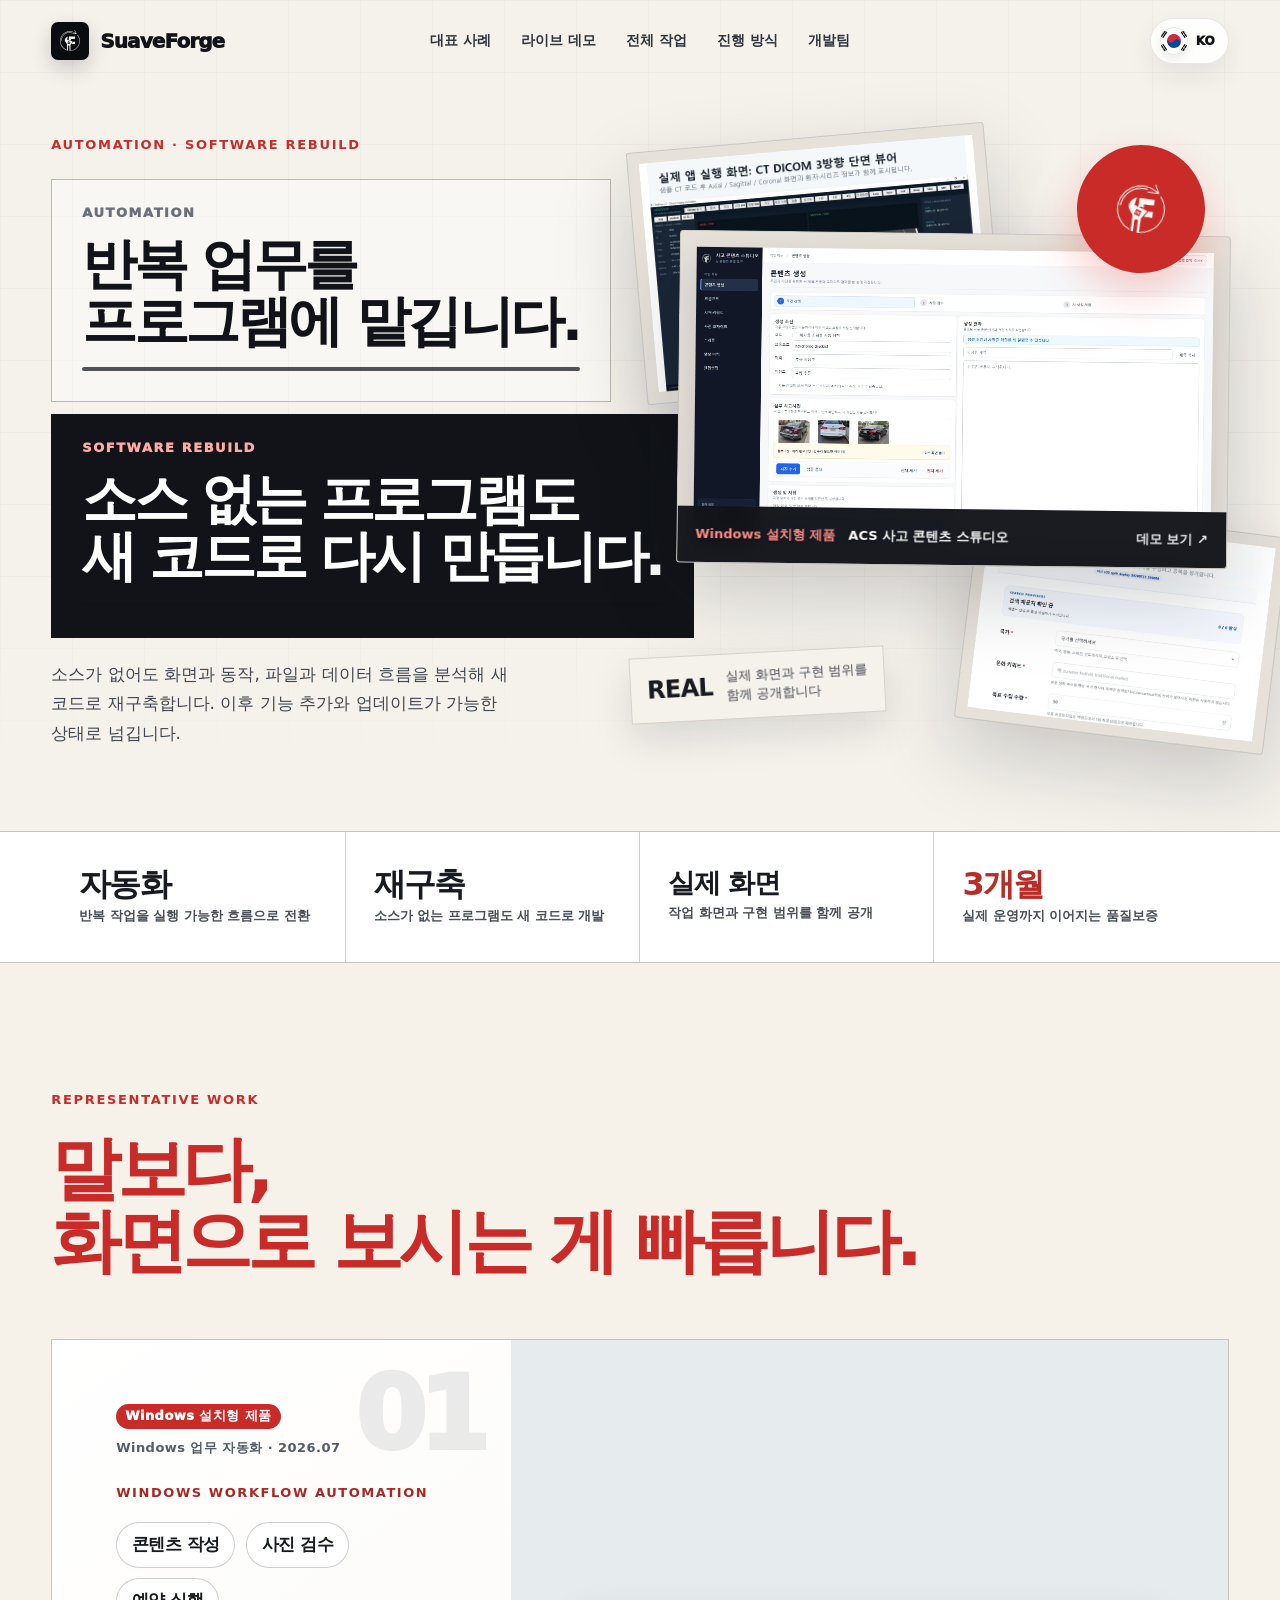
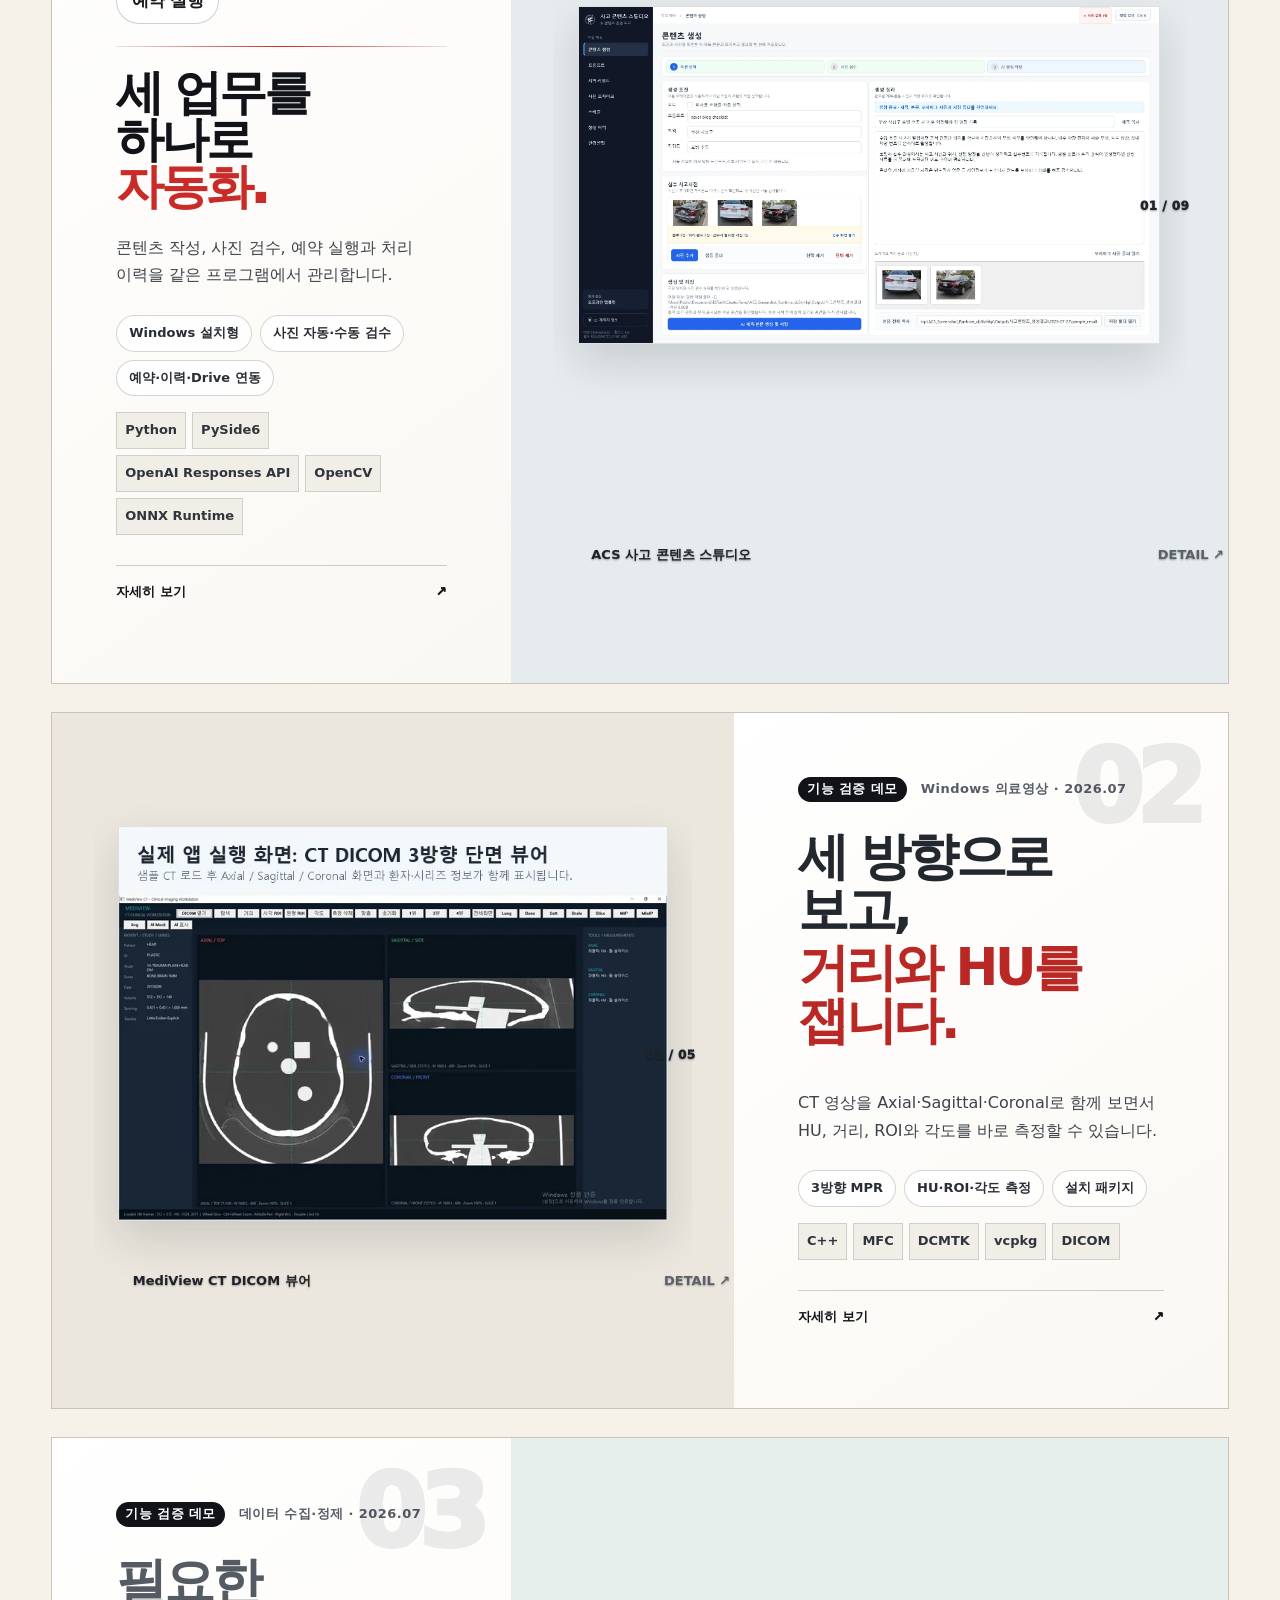
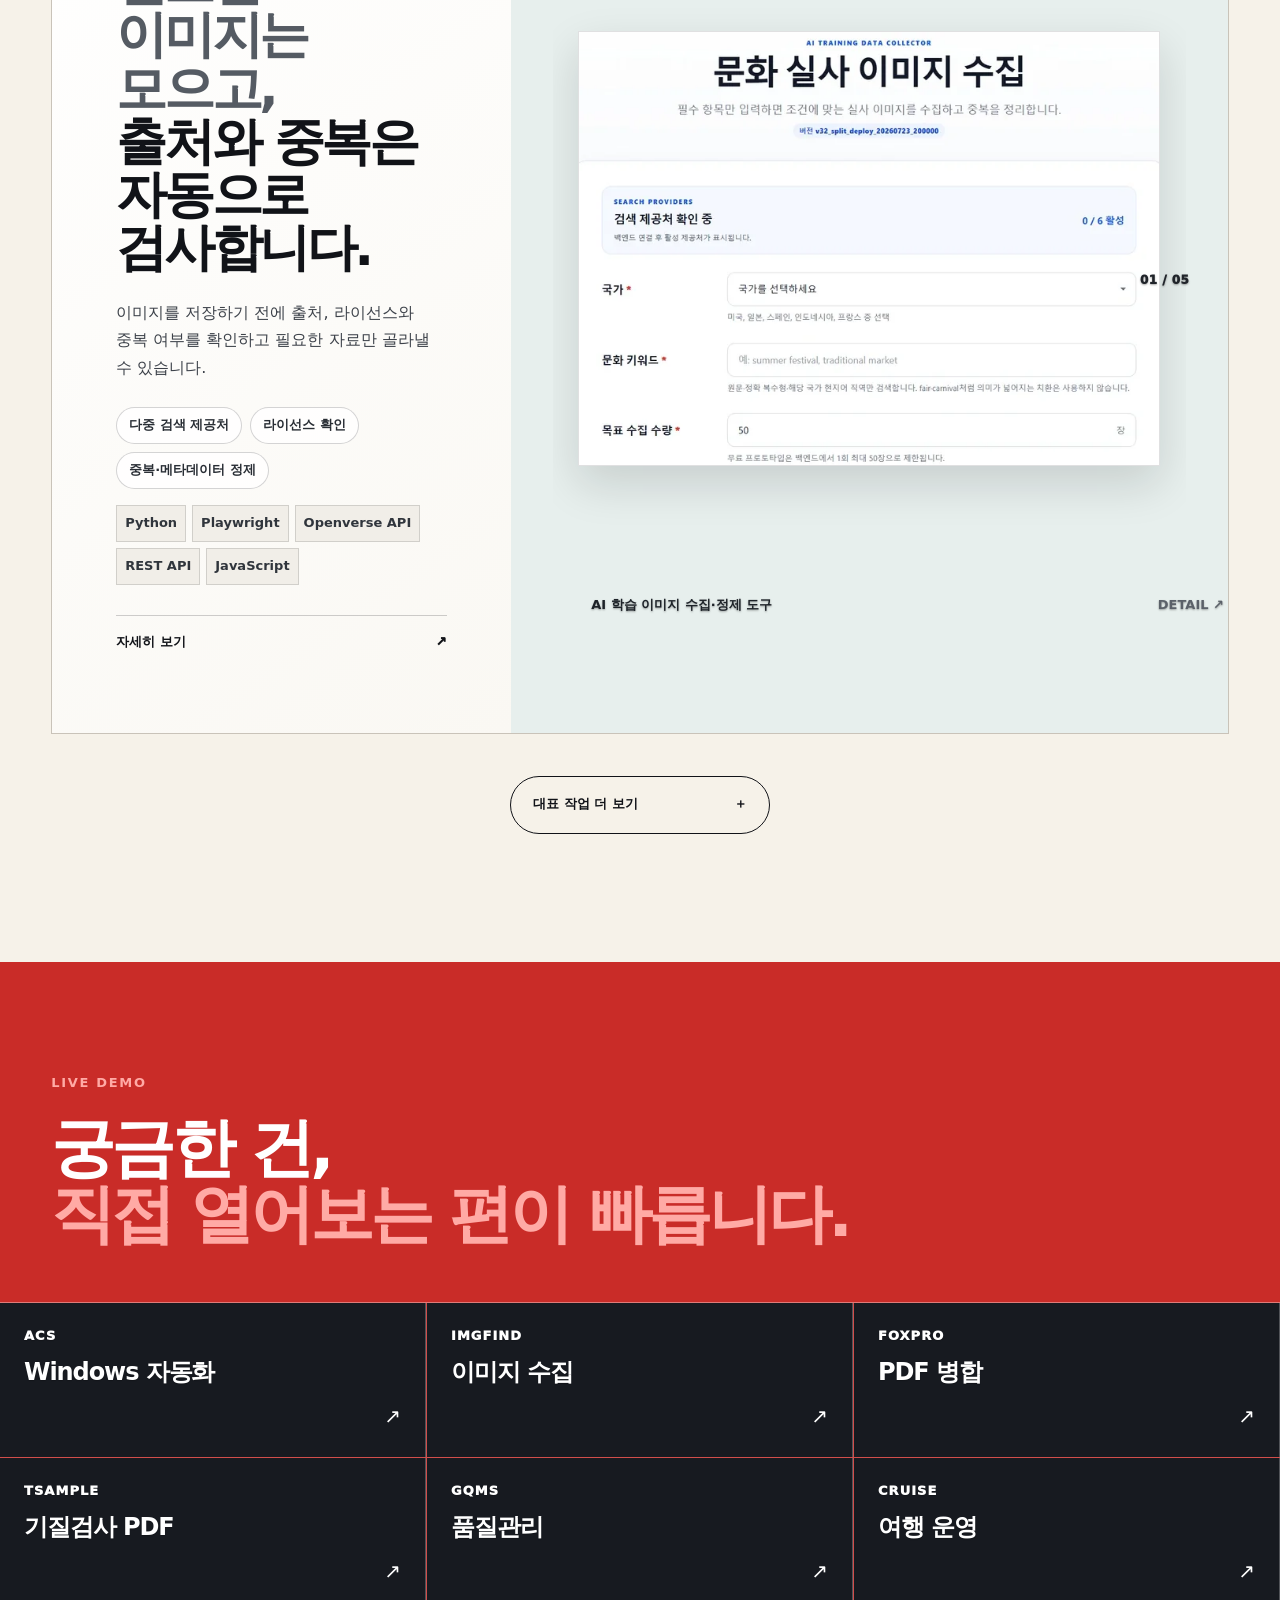
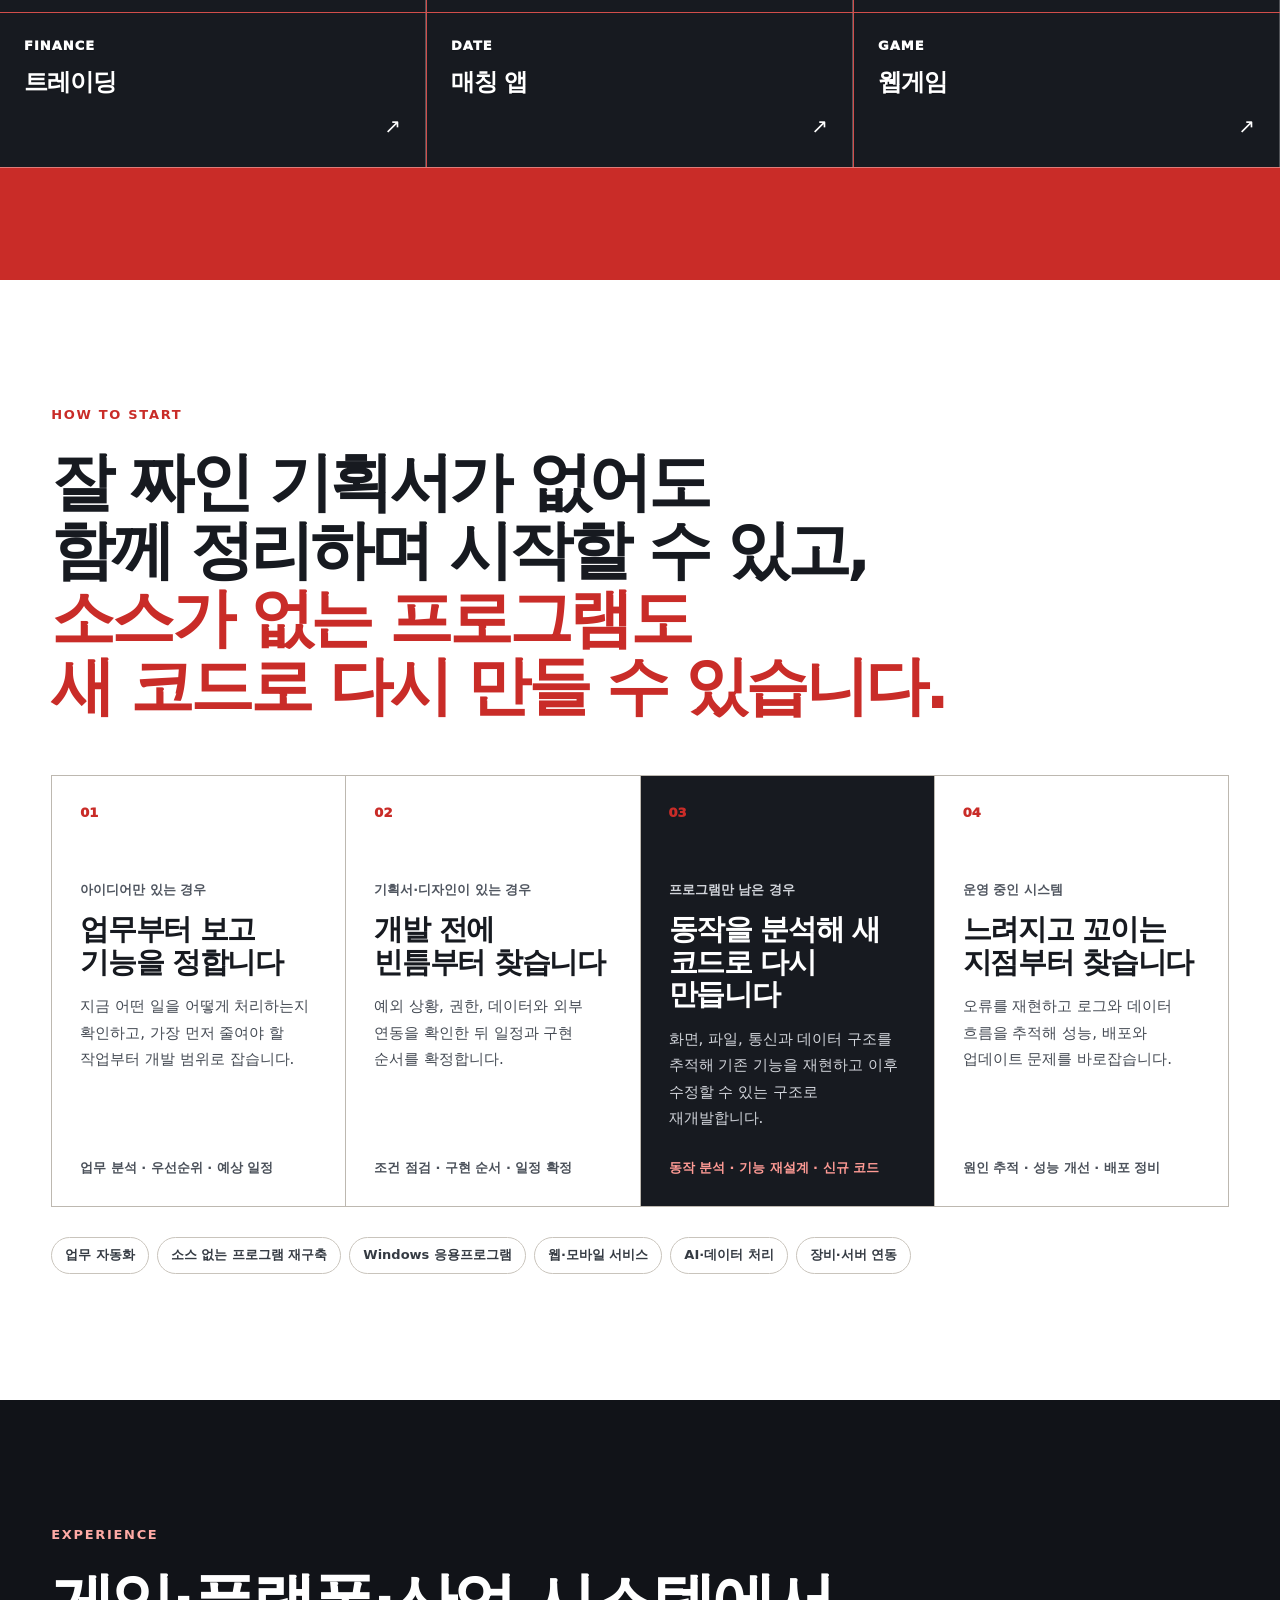
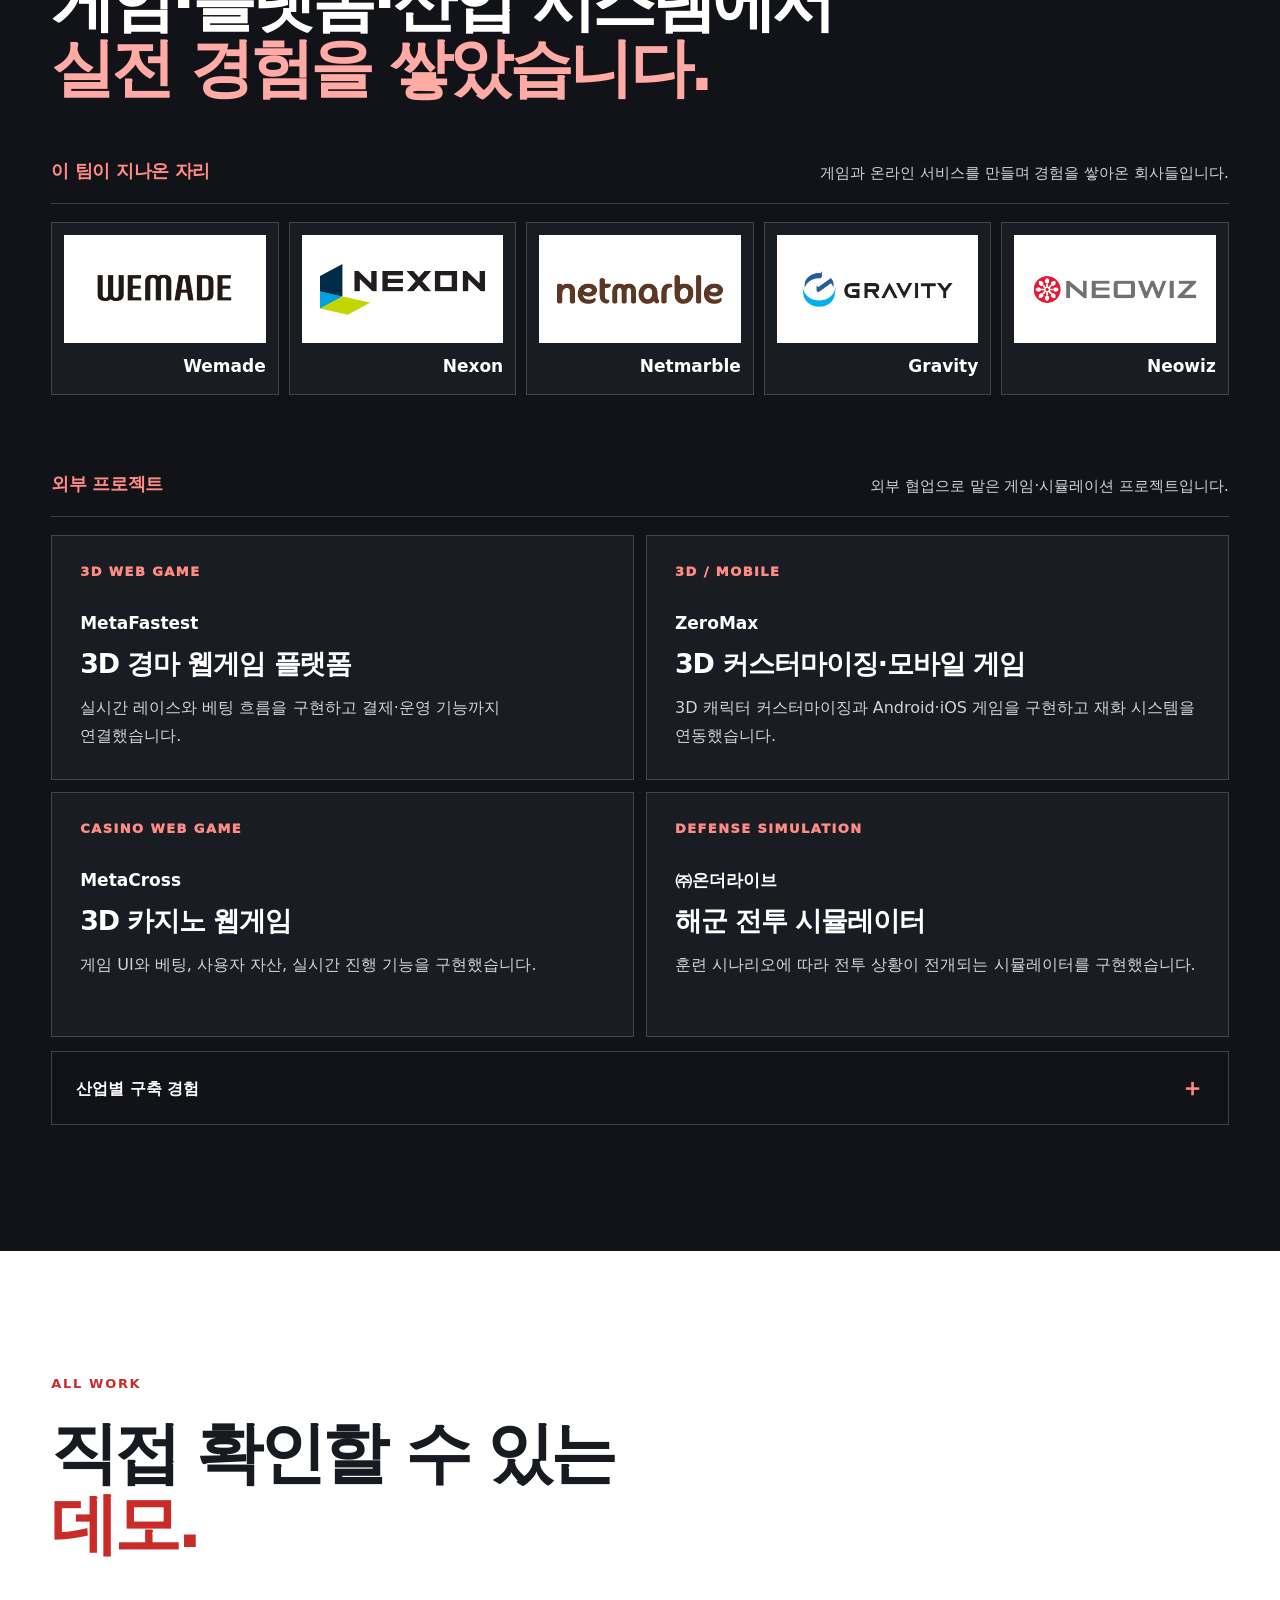
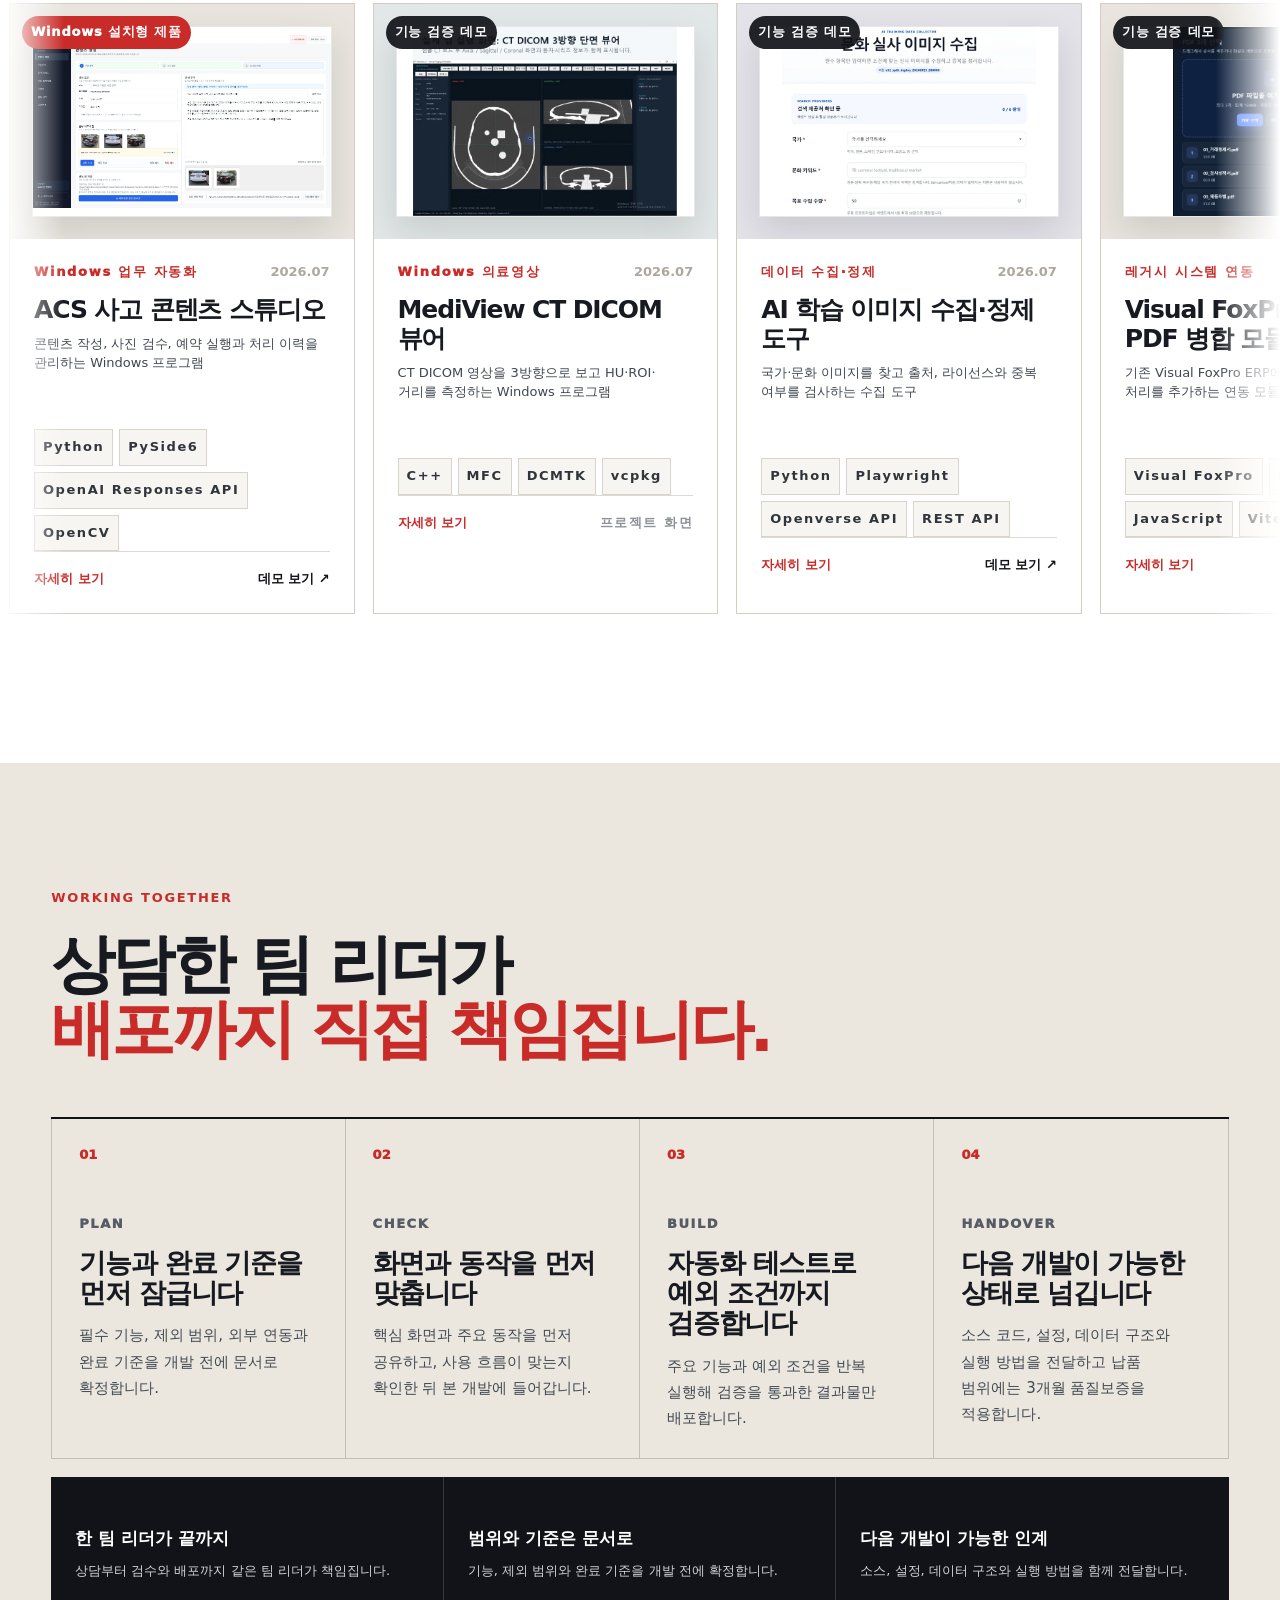
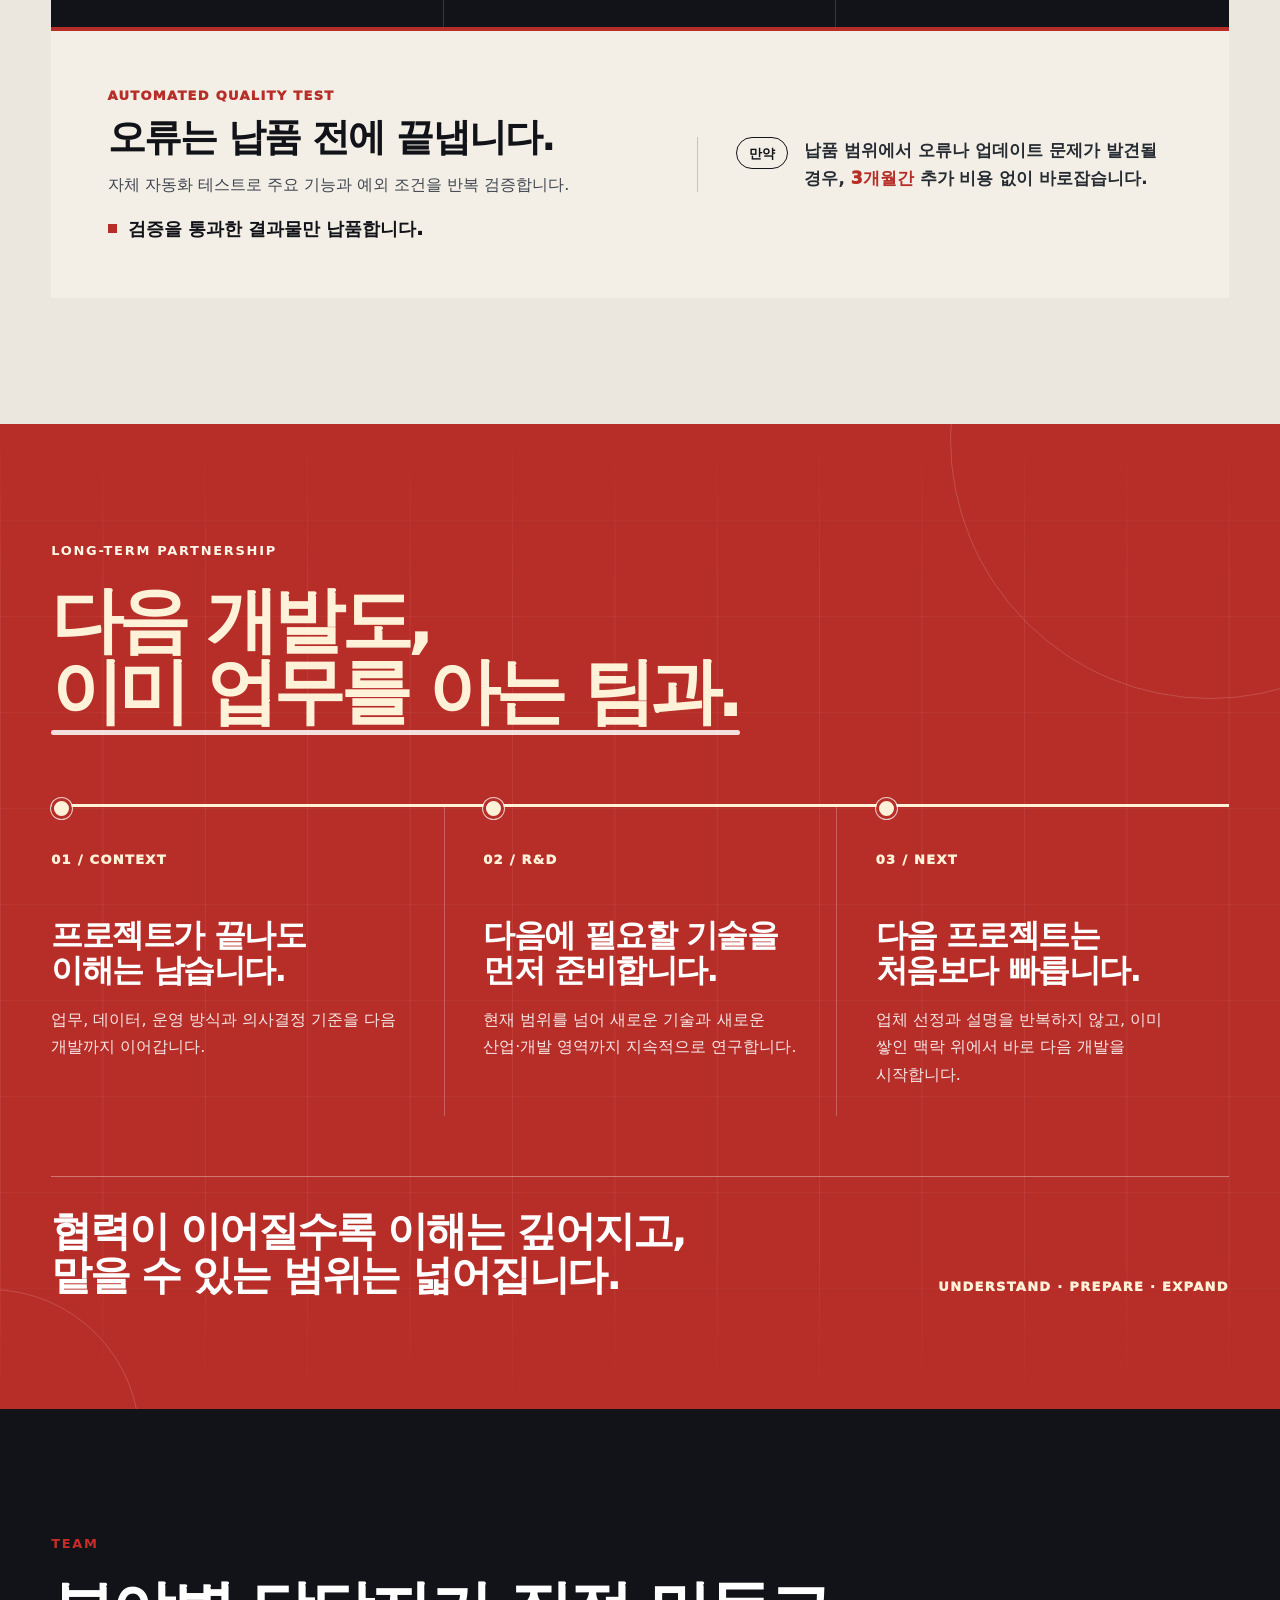
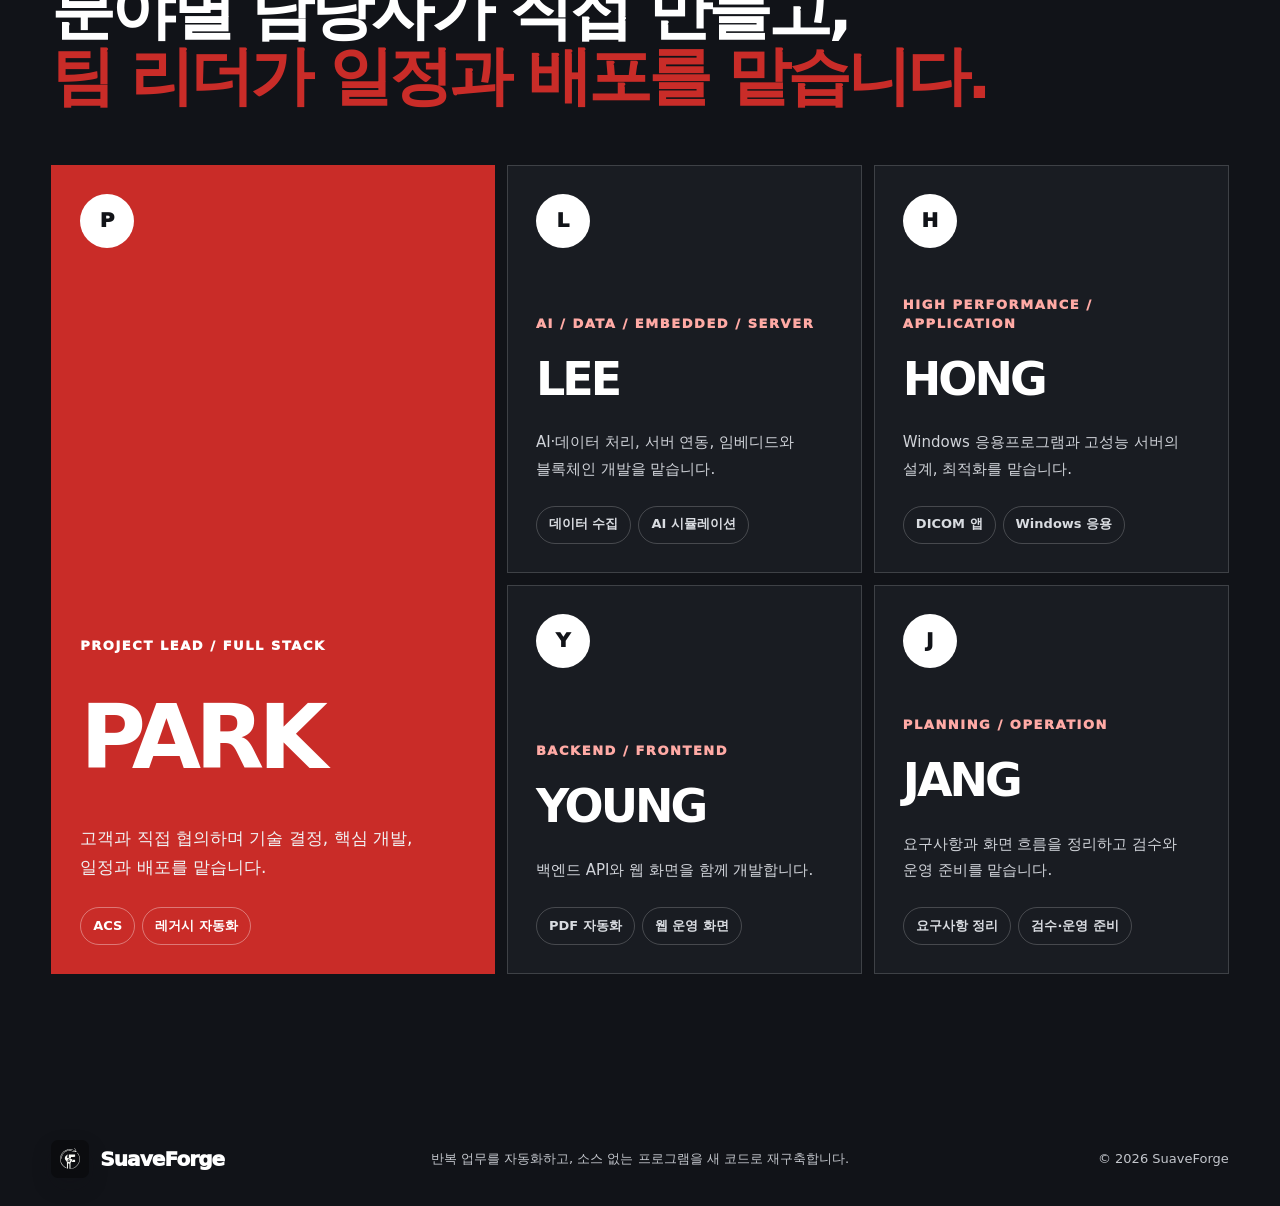
<file: noinfo/index.html>
<!doctype html><html lang="ko"><head><meta charset="utf-8"><meta name="viewport" content="width=device-width,initial-scale=1"><title>SuaveForge</title><link rel="icon" href="../favicon.ico" sizes="any"><link rel="icon" type="image/svg+xml" href="../assets/favicon/favicon.svg"><link rel="apple-touch-icon" href="../assets/favicon/apple-touch-icon.png"><script>location.replace('../?noinfo=1');</script></head><body><a href="../?noinfo=1">SuaveForge</a></body></html>
</file>
<file: assets/logo-motion/suaveforge-logo-motion.css>
.suaveforge-logo-motion {
  --ink: #101214;
  --light-ink: #f7f8f4;
  --paper: #fffaf2;
  --mist: #eef1ef;
  --metal: #2a2f35;
  --spark: #ff6b35;
  --aqua: #46d9f2;
  --gold: #ffbd35;
  --muted: #6b7075;
  color: var(--light-ink);
  font-family: Inter, Pretendard, system-ui, -apple-system, BlinkMacSystemFont, "Segoe UI", sans-serif;
}

    .suaveforge-logo-motion .stage {
      width: min(680px, 92vw);
      display: grid;
      justify-items: center;
      gap: 18px;
    }

    .suaveforge-logo-motion .logo-shell {
      width: min(440px, 78vw);
      aspect-ratio: 1;
      display: grid;
      place-items: center;
      border-radius: 3px;
      background:
        radial-gradient(circle at 52% 48%, #263031 0 24%, #14191a 54%, #050607 100%);
      box-shadow:
        inset 0 0 58px rgba(255, 255, 255, 0.04),
        0 28px 36px rgba(0, 0, 0, 0.36);
    }

    .suaveforge-logo-motion .motion-logo {
      width: 100%;
      height: 100%;
      overflow: visible;
    }

    .suaveforge-logo-motion .ghost-mark {
      opacity: 0;
      transform-origin: 512px 512px;
      fill: var(--light-ink);
    }

    .suaveforge-logo-motion .draw-ring,
    .suaveforge-logo-motion .inner-arc,
    .suaveforge-logo-motion .broken-s {
      fill: none;
      stroke: var(--light-ink);
      stroke-linecap: round;
      stroke-linejoin: round;
    }

    .suaveforge-logo-motion .draw-ring {
      stroke-width: 42;
    }

    .suaveforge-logo-motion .inner-arc {
      stroke-width: 16;
      opacity: 0.85;
      stroke: var(--aqua);
    }

    .suaveforge-logo-motion .broken-s {
      stroke-width: 52;
      filter: url(#rough);
    }

    .suaveforge-logo-motion .s-cut {
      fill: none;
      stroke: var(--spark);
      stroke-width: 8;
      stroke-linecap: round;
      opacity: 0;
    }

    .suaveforge-logo-motion .arrow-head,
    .suaveforge-logo-motion .f-tool,
    .suaveforge-logo-motion .final-f {
      fill: var(--light-ink);
      transform-box: fill-box;
      transform-origin: center;
    }

    .suaveforge-logo-motion .f-tool {
      fill: var(--light-ink);
      filter: drop-shadow(0 18px 16px rgba(16, 18, 20, 0.28));
    }

    .suaveforge-logo-motion .final-f {
      opacity: 0;
      filter: drop-shadow(0 4px 8px rgba(255, 255, 255, 0.04));
    }

    .suaveforge-logo-motion .f-highlight {
      fill: none;
      stroke: var(--light-ink);
      stroke-width: 18;
      stroke-linecap: round;
      stroke-linejoin: round;
      opacity: 0;
      filter: drop-shadow(0 0 12px rgba(255, 255, 255, 0.34));
    }

    .suaveforge-logo-motion .exact-final {
      opacity: 0;
      fill: var(--light-ink);
      transform-origin: 512px 512px;
    }

    .suaveforge-logo-motion .impact-ring {
      fill: none;
      stroke: var(--spark);
      stroke-width: 7;
      opacity: 0;
      transform-origin: 512px 512px;
    }

    .suaveforge-logo-motion .spark {
      fill: var(--gold);
      opacity: 0;
      transform-box: fill-box;
      transform-origin: center;
    }

    .suaveforge-logo-motion .spark.hot {
      fill: var(--spark);
    }

    .suaveforge-logo-motion .wordmark {
      margin: 0;
      font-size: 18px;
      font-weight: 800;
      letter-spacing: 0.03em;
    }

    .suaveforge-logo-motion .status {
      min-height: 19px;
      margin: 0;
      color: var(--muted);
      font-size: 13px;
      text-align: center;
    }

    .suaveforge-logo-motion .controls {
      display: flex;
      gap: 10px;
    }

    .suaveforge-logo-motion button {
      appearance: none;
      border: 1px solid rgba(16, 18, 20, 0.17);
      border-radius: 8px;
      background: rgba(255, 255, 255, 0.78);
      color: var(--ink);
      cursor: pointer;
      font: inherit;
      font-size: 14px;
      font-weight: 800;
      padding: 10px 15px;
      box-shadow: 0 10px 24px rgba(16, 18, 20, 0.08);
    }

    .suaveforge-logo-motion button:hover {
      background: #fff;
    }

.suaveforge-logo-motion.logo-fallback .ghost-mark { opacity: 1; }
.suaveforge-logo-motion.logo-fallback #motionLayers,
.suaveforge-logo-motion.logo-fallback .exact-final { display: none; }
</file>
<file: styles.css>
:root {
  --ink: #111318;
  --ink-2: #191c24;
  --paper: #f5f2ec;
  --white: #fff;
  --text: #171a20;
  --muted: #666b75;
  --line: #d8d4cd;
  --line-dark: rgba(255,255,255,.17);
  --accent: #ef3f39;
  --accent-soft: #ffd4cf;
  --yellow: #ffd84d;
  --container: 1320px;
  --pad: clamp(22px, 4vw, 60px);
}

* { box-sizing: border-box; }
html { scroll-behavior: smooth; scroll-padding-top: 82px; }
body { margin: 0; overflow-x: hidden; background: var(--paper); color: var(--text); font-family: Inter, Pretendard, "Noto Sans KR", system-ui, -apple-system, BlinkMacSystemFont, "Segoe UI", sans-serif; line-height: 1.55; word-break: keep-all; -webkit-font-smoothing: antialiased; }
body.menu-open { overflow: hidden; }
a { color: inherit; text-decoration: none; }
img { display: block; max-width: 100%; }
button { font: inherit; }
.container { width: min(calc(100% - (var(--pad) * 2)), var(--container)); margin-inline: auto; }
.skip-link { position: fixed; z-index: 200; top: 12px; left: 12px; transform: translateY(-150%); padding: 10px 14px; background: var(--ink); color: white; }
.skip-link:focus { transform: translateY(0); }
.noinfo-mode .contact-visible { display: none !important; }

.eyebrow { margin: 0 0 24px; color: var(--accent); font-size: 11px; font-weight: 900; letter-spacing: .16em; text-transform: uppercase; }
.eyebrow-light { color: #ff8580; }

.site-header { position: fixed; inset: 0 0 auto; z-index: 100; transition: background .25s ease, border-color .25s ease, color .25s ease; }
.site-header.is-scrolled { border-bottom: 1px solid rgba(17,19,24,.1); background: rgba(245,242,236,.92); backdrop-filter: blur(18px); }
.header-inner { width: min(calc(100% - (var(--pad) * 2)), 1400px); min-height: 82px; margin-inline: auto; display: grid; grid-template-columns: 1fr auto 1fr; align-items: center; gap: 30px; }
.brand { display: inline-flex; width: fit-content; align-items: center; gap: 11px; }
.brand-word { color: var(--ink); font-size: 20px; font-weight: 950; letter-spacing: -.045em; }
.brand-logo { width: 38px; height: 38px; flex: 0 0 auto; }
.brand-logo .logo-shell { width: 38px !important; height: 38px; border-radius: 7px !important; background: #0b0c0f !important; box-shadow: 0 8px 20px rgba(17,19,24,.18) !important; }
.brand-logo .motion-logo { width: 100%; height: 100%; }
.desktop-nav { display: flex; align-items: center; gap: 30px; }
.desktop-nav a { position: relative; color: #3e424a; font-size: 13px; font-weight: 800; }
.desktop-nav a::after { content: ""; position: absolute; left: 0; right: 0; bottom: -8px; height: 2px; background: var(--accent); transform: scaleX(0); transform-origin: right; transition: transform .2s ease; }
.desktop-nav a:hover::after, .desktop-nav a:focus-visible::after { transform: scaleX(1); transform-origin: left; }
.header-cta { justify-self: end; display: inline-flex; align-items: center; gap: 13px; border-radius: 999px; padding: 12px 18px; background: var(--ink); color: white; font-size: 12px; font-weight: 900; }
.header-cta:hover { background: var(--accent); }
.menu-button, .mobile-menu { display: none; }

.hero { position: relative; min-height: 930px; overflow: hidden; padding: 168px 0 0; background: var(--paper); }
.hero-gridlines { position: absolute; inset: 0; opacity: .45; background-image: linear-gradient(rgba(17,19,24,.055) 1px, transparent 1px), linear-gradient(90deg, rgba(17,19,24,.055) 1px, transparent 1px); background-size: 72px 72px; mask-image: linear-gradient(to bottom, black 0 72%, transparent 94%); }
.hero-grid { position: relative; z-index: 2; display: grid; grid-template-columns: minmax(0, .92fr) minmax(520px, 1.08fr); align-items: center; gap: clamp(56px, 8vw, 118px); }
.hero h1 { max-width: 760px; margin: 0; color: var(--ink); font-size: clamp(58px, 6.5vw, 102px); font-weight: 950; line-height: .98; letter-spacing: -.075em; }
.hero h1 .highlight { position: relative; z-index: 0; display: inline-block; }
.hero h1 .highlight::after { content: ""; position: absolute; z-index: -1; left: -.03em; right: -.08em; bottom: .02em; height: .28em; background: var(--yellow); transform: rotate(-1.4deg); }
.hero-description { max-width: 650px; margin: 34px 0 0; color: #555a63; font-size: clamp(17px, 1.45vw, 21px); line-height: 1.75; }
.hero-actions { display: flex; flex-wrap: wrap; align-items: center; gap: 24px; margin-top: 34px; }
.button { display: inline-flex; align-items: center; gap: 22px; min-height: 58px; font-size: 14px; font-weight: 900; transition: transform .2s ease, background .2s ease; }
.button:hover { transform: translateY(-2px); }
.button-primary { border-radius: 999px; padding: 0 25px; background: var(--accent); color: white; box-shadow: 0 16px 34px rgba(239,63,57,.22); }
.button-primary:hover { background: #d92c27; }
.button-text { border-bottom: 2px solid var(--ink); }
.hero-scope { display: flex; flex-wrap: wrap; gap: 8px; margin-top: 34px; }
.hero-scope span { border: 1px solid #cbc7c0; border-radius: 999px; padding: 7px 11px; background: rgba(255,255,255,.35); color: #656a72; font-size: 10px; font-weight: 900; letter-spacing: .04em; }

.hero-showcase { position: relative; min-height: 650px; perspective: 1600px; }
.screen { position: absolute; display: block; overflow: hidden; border: 1px solid rgba(17,19,24,.13); background: white; box-shadow: 0 30px 80px rgba(17,19,24,.19); transition: transform .35s ease; }
.screen img { width: 100%; height: 100%; object-fit: cover; }
.screen-main { z-index: 5; width: 88%; right: 0; top: 95px; border-radius: 4px; transform: rotate(1.4deg); }
.screen-main:hover { transform: rotate(0) translateY(-8px); }
.screen-main > span { position: absolute; inset: auto 0 0; display: grid; grid-template-columns: auto 1fr auto; align-items: center; gap: 13px; min-height: 58px; padding: 0 18px; background: rgba(17,19,24,.94); color: white; font-size: 12px; font-weight: 850; backdrop-filter: blur(12px); }
.screen-main > span b { color: #ff8e88; }
.screen-main > span i { color: #c8cad0; font-style: normal; font-size: 10px; }
.screen-back-one { z-index: 2; width: 60%; left: 1%; top: 0; border-radius: 3px; transform: rotate(-5deg); filter: saturate(.83); }
.screen-back-two { z-index: 1; width: 52%; right: -8%; bottom: 10px; border-radius: 3px; transform: rotate(7deg); filter: saturate(.85); }
.screen-back-one:hover { z-index: 6; transform: rotate(-2deg) translateY(-8px); }
.screen-back-two:hover { z-index: 6; transform: rotate(3deg) translateY(-8px); }
.hero-mark-wrap { position: absolute; z-index: 8; top: 8px; right: 4%; width: 128px; height: 128px; border-radius: 50%; display: grid; place-items: center; background: var(--accent); box-shadow: 0 18px 45px rgba(239,63,57,.28); transform: rotate(8deg); }
.hero-logo { width: 92px; height: 92px; }
.hero-logo .logo-shell { width: 92px !important; height: 92px; background: transparent !important; box-shadow: none !important; }
.hero-logo .motion-logo { width: 100%; height: 100%; }
.showcase-note { position: absolute; z-index: 9; left: 0; bottom: 48px; display: flex; align-items: center; gap: 13px; border: 1px solid #d5d1ca; padding: 13px 16px; background: var(--paper); box-shadow: 0 16px 40px rgba(17,19,24,.12); transform: rotate(-3deg); }
.showcase-note strong { font-size: 30px; line-height: 1; }
.showcase-note span { color: #666b73; font-size: 11px; line-height: 1.35; }
.hero-bottom { position: relative; z-index: 3; min-height: 120px; display: flex; align-items: center; justify-content: space-between; gap: 30px; margin-top: 34px; border-top: 1px solid #cfcac2; }
.hero-bottom p { margin: 0; color: #555a62; font-size: 14px; }
.hero-bottom a { display: flex; align-items: center; gap: 20px; font-weight: 900; }

.experience { padding: 104px 0 112px; overflow: hidden; background: var(--ink); color: white; }
.experience-head { display: grid; grid-template-columns: minmax(0,1fr) minmax(300px,.42fr); align-items: end; gap: 80px; }
.experience h2 { margin: 0; font-size: clamp(42px,4.8vw,70px); line-height: 1.08; letter-spacing: -.055em; }
.experience-head > p { margin: 0 0 8px; color: #aaaeb8; font-size: 15px; }
.logo-rail { width: min(calc(100% - 36px), 1500px); margin: 68px auto 0; display: grid; grid-template-columns: repeat(5, minmax(210px,1fr)); gap: 12px; }
.logo-rail a { min-height: 184px; display: grid; grid-template-columns: 70px 1fr; grid-template-rows: 1fr auto; align-items: center; column-gap: 20px; border: 1px solid var(--line-dark); padding: 26px; background: #1a1d23; transition: background .25s ease, transform .25s ease; }
.logo-rail a:hover { background: var(--accent); transform: translateY(-7px); }
.logo-rail i { position: relative; width: 70px; height: 70px; grid-row: 1 / span 2; overflow: hidden; border-radius: 17px; background: white; box-shadow: 0 12px 30px rgba(0,0,0,.2); color: #15171c; font-style: normal; }
.logo-rail i::before { content: attr(data-letter); position: absolute; inset: 0; display: grid; place-items: center; font-size: 28px; font-weight: 950; transition: opacity .15s ease; }
.logo-rail i.has-logo::before { opacity: 0; }
.logo-rail i img { position: absolute; z-index: 1; inset: 9px; width: calc(100% - 18px); height: calc(100% - 18px); object-fit: contain; }
.logo-rail strong { align-self: end; font-size: 20px; }
.logo-rail span { align-self: start; color: #9da1aa; font-size: 10px; font-weight: 800; letter-spacing: .08em; text-transform: uppercase; }
.logo-rail a:hover span { color: rgba(255,255,255,.75); }

/* Named collaboration and restored delivery history */
.collaboration { padding: 132px 0 118px; overflow: hidden; background: var(--paper); }
.collaboration-heading { display: grid; grid-template-columns: minmax(0,1fr) minmax(300px,.42fr); align-items: end; gap: 80px; }
.collaboration-heading h2 { margin: 0; font-size: clamp(46px,5.1vw,76px); line-height: 1.04; letter-spacing: -.06em; }
.collaboration-heading h2 span { color: var(--accent); }
.collaboration-heading > p { margin: 0 0 7px; color: var(--muted); font-size: 15px; line-height: 1.75; }
.collaboration-list { margin-top: 68px; border-top: 1px solid #bdb8af; }
.collaboration-row { display: grid; grid-template-columns: minmax(190px,.58fr) minmax(360px,1.35fr) minmax(190px,.55fr); align-items: center; gap: 46px; min-height: 250px; padding: 34px 26px; border-bottom: 1px solid #bdb8af; transition: color .25s ease, background .25s ease, transform .25s ease; }
.collaboration-row:hover { color: white; background: var(--ink); transform: translateX(10px); }
.collaboration-company { display: flex; flex-direction: column; gap: 22px; }
.collaboration-company span { color: var(--accent); font-size: 11px; font-weight: 950; letter-spacing: .14em; }
.collaboration-row:hover .collaboration-company span { color: var(--yellow); }
.collaboration-company strong { font-size: clamp(29px,2.6vw,43px); line-height: 1; letter-spacing: -.055em; }
.collaboration-work small { color: var(--accent); font-size: 9px; font-weight: 950; letter-spacing: .13em; }
.collaboration-row:hover .collaboration-work small { color: #ff918c; }
.collaboration-work h3 { margin: 14px 0 13px; font-size: clamp(25px,2.2vw,34px); line-height: 1.12; letter-spacing: -.045em; }
.collaboration-work p { max-width: 760px; margin: 0; color: var(--muted); font-size: 14px; line-height: 1.75; }
.collaboration-row:hover .collaboration-work p { color: #b9bdc6; }
.collaboration-row ul { display: flex; flex-direction: column; gap: 9px; margin: 0; padding: 0; list-style: none; }
.collaboration-row li { position: relative; padding-left: 15px; color: #64615b; font-size: 11px; font-weight: 800; }
.collaboration-row li::before { content: ''; position: absolute; top: .52em; left: 0; width: 5px; height: 5px; border-radius: 50%; background: var(--accent); }
.collaboration-row:hover li { color: #d0d3da; }
.collaboration-row:hover li::before { background: var(--yellow); }
.experience-catalog { display: grid; grid-template-columns: repeat(3,1fr); gap: 12px; margin-top: 56px; }
.experience-catalog article { min-height: 220px; display: flex; flex-direction: column; justify-content: flex-end; border: 1px solid #d1ccc3; padding: 28px; background: white; transition: transform .2s ease, box-shadow .2s ease; }
.experience-catalog article:hover { transform: translateY(-7px); box-shadow: 0 24px 55px rgba(17,19,24,.1); }
.experience-catalog span { margin-bottom: auto; color: var(--accent); font-size: 9px; font-weight: 950; letter-spacing: .14em; }
.experience-catalog h3 { margin: 35px 0 10px; font-size: 23px; line-height: 1.15; letter-spacing: -.04em; }
.experience-catalog p { margin: 0; color: var(--muted); font-size: 12px; line-height: 1.65; }

.services { padding: 130px 0; background: var(--paper); }
.services-layout { display: grid; grid-template-columns: minmax(300px,.58fr) minmax(0,1.42fr); gap: clamp(60px,8vw,130px); }
.services-intro { position: sticky; top: 125px; align-self: start; }
.services-intro h2 { margin: 0; font-size: clamp(45px,4.9vw,72px); line-height: 1.08; letter-spacing: -.06em; }
.services-intro h2 span { color: var(--accent); }
.services-intro > p:last-child { max-width: 440px; margin: 30px 0 0; color: var(--muted); font-size: 16px; line-height: 1.8; }
.service-lines { border-top: 2px solid var(--ink); }
.service-line { position: relative; display: grid; grid-template-columns: 54px minmax(250px,1fr) minmax(180px,.66fr) 34px; gap: 24px; align-items: start; min-height: 215px; padding: 32px 0; border-bottom: 1px solid #cfcac2; transition: padding .25s ease, background .25s ease; }
.service-line:hover { padding-inline: 20px; background: white; }
.service-index { color: var(--accent); font-size: 11px; font-weight: 950; }
.service-line h3 { margin: -7px 0 11px; font-size: clamp(27px,2.5vw,38px); line-height: 1.15; letter-spacing: -.04em; }
.service-line p { max-width: 520px; margin: 0; color: var(--muted); font-size: 14px; }
.service-line ul { margin: 0; padding: 0; list-style: none; color: #535861; font-size: 12px; font-weight: 750; }
.service-line li + li { margin-top: 8px; }
.service-line li::before { content: "— "; color: var(--accent); }
.service-line > b { color: var(--accent); font-size: 26px; }

.lead-case { padding: 130px 0; overflow: hidden; background: var(--accent); color: white; }
.lead-case-grid { display: grid; grid-template-columns: minmax(330px,.72fr) minmax(520px,1.28fr); align-items: center; gap: clamp(60px,8vw,120px); }
.case-type { display: inline-block; margin-bottom: 22px; color: #ffd8d5; font-size: 10px; font-weight: 900; letter-spacing: .11em; }
.lead-case h2 { margin: 0; font-size: clamp(46px,5.1vw,76px); line-height: 1.04; letter-spacing: -.06em; }
.lead-case-copy > p { margin: 28px 0 0; color: rgba(255,255,255,.82); font-size: 16px; line-height: 1.75; }
.lead-case dl { margin: 34px 0 0; border-top: 1px solid rgba(255,255,255,.34); }
.lead-case dl div { display: grid; grid-template-columns: 74px 1fr; gap: 16px; padding: 15px 0; border-bottom: 1px solid rgba(255,255,255,.25); }
.lead-case dt { font-size: 11px; font-weight: 900; }
.lead-case dd { margin: 0; color: rgba(255,255,255,.78); font-size: 13px; }
.case-link { display: inline-flex; align-items: center; gap: 24px; margin-top: 32px; border-bottom: 2px solid white; padding-bottom: 7px; font-weight: 900; }
.lead-case-visual { position: relative; display: block; padding: 48px 36px 36px; background: #161922; box-shadow: 0 46px 90px rgba(91,11,8,.3); transform: rotate(1.4deg); transition: transform .3s ease; }
.lead-case-visual:hover { transform: rotate(0) translateY(-7px); }
.lead-case-visual img { width: 100%; background: white; }
.lead-case-number { position: absolute; z-index: 2; top: -38px; right: -18px; color: var(--yellow); font-size: 114px; font-weight: 950; line-height: 1; letter-spacing: -.08em; text-shadow: 0 10px 0 rgba(17,19,24,.2); }
.lead-case-caption { display: flex; justify-content: space-between; align-items: center; gap: 20px; margin-top: 20px; }
.lead-case-caption span { font-size: 19px; font-weight: 900; }
.lead-case-caption b { color: #aeb2bd; font-size: 11px; }

.portfolio { padding: 128px 0 112px; overflow: hidden; background: #fff; }
.portfolio-heading { display: grid; grid-template-columns: minmax(0,1fr) minmax(300px,.44fr); align-items: end; gap: 80px; }
.portfolio h2 { margin: 0; font-size: clamp(46px,5.2vw,76px); line-height: 1.06; letter-spacing: -.06em; }
.portfolio-side > p { margin: 0; color: var(--muted); font-size: 14px; }
.portfolio-viewport { width: 100%; margin-top: 62px; overflow-x: auto; overscroll-behavior-inline: contain; scrollbar-width: none; cursor: grab; }
.portfolio-viewport::-webkit-scrollbar { display: none; }
.portfolio-viewport:active { cursor: grabbing; }
.portfolio-track { width: max-content; display: flex; gap: 22px; padding: 0 max(24px, calc((100vw - var(--container))/2)); }
.portfolio-card { width: clamp(330px,35vw,520px); flex: 0 0 auto; scroll-snap-align: start; }
.portfolio-card a { display: grid; height: 100%; border: 1px solid #d8d4cd; background: var(--paper); transition: transform .25s ease, box-shadow .25s ease; }
.portfolio-card a:hover { transform: translateY(-9px); box-shadow: 0 24px 55px rgba(17,19,24,.13); }
.portfolio-card img { width: 100%; aspect-ratio: 1.58; object-fit: cover; border-bottom: 1px solid #d8d4cd; background: #e9e7e2; }
.portfolio-card div { min-height: 228px; display: grid; grid-template-rows: auto auto 1fr auto; padding: 25px; }
.portfolio-card span { color: var(--accent); font-size: 9px; font-weight: 950; letter-spacing: .12em; }
.portfolio-card h3 { margin: 14px 0 10px; font-size: 27px; line-height: 1.15; letter-spacing: -.04em; }
.portfolio-card p { margin: 0; color: var(--muted); font-size: 13px; }
.portfolio-card b { align-self: end; margin-top: 22px; font-size: 11px; }
.portfolio-progress { width: min(calc(100% - (var(--pad) * 2)), var(--container)); height: 2px; margin: 40px auto 0; overflow: hidden; background: #dfdcd6; }
.portfolio-progress span { display: block; width: 22%; height: 100%; background: var(--accent); transform-origin: left; }

.experience-map { padding: 130px 0; overflow: hidden; background: var(--ink); color: white; }
.map-grid { display: grid; grid-template-columns: minmax(330px,.7fr) minmax(560px,1.3fr); align-items: center; gap: 80px; }
.map-copy h2 { margin: 0; font-size: clamp(45px,4.8vw,70px); line-height: 1.08; letter-spacing: -.055em; }
.map-copy > p:last-child { max-width: 500px; margin: 28px 0 0; color: #a7abb4; font-size: 16px; }
.map-canvas { position: relative; min-height: 590px; }
.map-canvas > svg { position: absolute; inset: 0; width: 100%; height: 100%; }
.map-canvas > svg path { fill: none; stroke: rgba(255,255,255,.2); stroke-width: 1; stroke-dasharray: 5 8; }
.map-center, .map-node { position: absolute; z-index: 2; border: 1px solid rgba(255,255,255,.16); background: #1a1d24; box-shadow: 0 20px 50px rgba(0,0,0,.2); }
.map-center { left: 50%; top: 50%; width: 178px; height: 178px; transform: translate(-50%,-50%); border-radius: 50%; display: grid; place-items: center; align-content: center; gap: 5px; background: var(--accent); }
.map-logo { width: 58px; height: 58px; }
.map-logo .logo-shell { width: 58px !important; height: 58px; background: transparent !important; box-shadow: none !important; }
.map-center strong { font-size: 16px; }
.map-center small { color: rgba(255,255,255,.72); font-size: 9px; }
.map-node { width: 190px; min-height: 112px; display: grid; align-content: center; padding: 18px; }
.map-node i { color: #ff7d77; font-size: 10px; font-style: normal; font-weight: 900; }
.map-node strong { margin-top: 8px; font-size: 15px; }
.map-node span { color: #8f949f; font-size: 10px; }
.map-node-a { left: 0; top: 42px; }
.map-node-b { right: 0; top: 42px; }
.map-node-c { left: 0; bottom: 42px; }
.map-node-d { right: 0; bottom: 42px; }

.process { padding: 132px 0; background: var(--paper); }
.process-grid { display: grid; grid-template-columns: minmax(300px,.7fr) minmax(0,1.3fr); gap: clamp(70px,10vw,160px); }
.process-sticky { position: sticky; top: 128px; align-self: start; }
.process-sticky h2 { margin: 0; font-size: clamp(47px,5vw,74px); line-height: 1.06; letter-spacing: -.06em; }
.process-sticky > p { max-width: 450px; margin: 28px 0 0; color: var(--muted); font-size: 15px; }
.process-link { display: inline-flex; gap: 20px; margin-top: 30px; border-bottom: 2px solid var(--ink); padding-bottom: 6px; font-size: 13px; font-weight: 900; }
.process-steps { margin: 0; padding: 0; list-style: none; border-top: 2px solid var(--ink); }
.process-steps li { display: grid; grid-template-columns: 88px 1fr; min-height: 245px; padding: 34px 0; border-bottom: 1px solid #cbc7c0; }
.process-steps > li > span { color: var(--accent); font-size: 15px; font-weight: 950; }
.process-steps small { color: #8a8f98; font-size: 9px; font-weight: 900; letter-spacing: .15em; }
.process-steps h3 { margin: 18px 0 12px; font-size: clamp(30px,3vw,43px); line-height: 1.1; letter-spacing: -.04em; }
.process-steps p { max-width: 590px; margin: 0; color: var(--muted); font-size: 15px; }

.team { padding: 128px 0; background: white; }
.team-heading { display: grid; grid-template-columns: 220px 1fr; gap: 50px; align-items: start; }
.team-heading h2 { max-width: 940px; margin: 0; font-size: clamp(46px,5vw,74px); line-height: 1.06; letter-spacing: -.06em; }
.team-bento { display: grid; grid-template-columns: 1.15fr .85fr .85fr; grid-template-rows: 270px 230px; gap: 14px; margin-top: 70px; }
.team-bento article { border: 1px solid #d7d3cc; padding: 28px; }
.team-lead { grid-row: 1 / span 2; display: flex; flex-direction: column; background: var(--ink); color: white; }
.team-avatar { width: 70px; height: 70px; display: grid; place-items: center; border-radius: 50%; margin-bottom: auto; background: var(--accent); font-size: 30px; font-weight: 950; }
.team-lead > span, .team-skill > span { color: #ff7d77; font-size: 9px; font-weight: 900; letter-spacing: .13em; }
.team-lead h3 { margin: 16px 0 0; font-size: 34px; }
.team-lead strong { color: #b9bdc6; font-size: 13px; }
.team-lead p { margin: 24px 0 0; color: #9fa3ad; font-size: 14px; }
.team-statement { display: flex; flex-direction: column; justify-content: flex-end; background: var(--yellow); }
.team-statement strong { font-size: clamp(52px,5vw,76px); line-height: .9; letter-spacing: -.07em; }
.team-statement span { margin-top: 12px; font-weight: 900; }
.team-statement p { margin: 17px 0 0; color: #5f5c4e; font-size: 12px; }
.team-skill { display: flex; flex-direction: column; justify-content: flex-end; background: var(--paper); transition: transform .2s ease, background .2s ease; }
.team-skill:hover { transform: translateY(-6px); background: #fff; }
.team-skill h3 { margin: 12px 0 8px; font-size: 22px; line-height: 1.15; letter-spacing: -.035em; }
.team-skill p { margin: 0; color: var(--muted); font-size: 11px; }
.client-band { display: grid; grid-template-columns: 1.4fr repeat(4,1fr); align-items: center; margin-top: 14px; border: 1px solid #d7d3cc; }
.client-band > * { min-height: 90px; display: flex; align-items: center; border-right: 1px solid #d7d3cc; padding: 20px; }
.client-band > *:last-child { border-right: 0; }
.client-band span { color: var(--accent); font-size: 9px; font-weight: 950; letter-spacing: .13em; }
.client-band strong { font-size: 15px; }

.contact { padding: 126px 0; background: var(--accent); color: white; }
.contact-grid { display: grid; grid-template-columns: minmax(0,1fr) minmax(380px,.66fr); align-items: center; gap: 100px; }
.contact h2 { margin: 0; font-size: clamp(48px,5.5vw,82px); line-height: 1.02; letter-spacing: -.065em; }
.contact-panel > p { margin: 0 0 32px; color: rgba(255,255,255,.8); font-size: 15px; }
.contact-main { min-height: 84px; display: flex; align-items: center; justify-content: space-between; gap: 20px; border-block: 1px solid rgba(255,255,255,.5); font-size: 20px; font-weight: 900; }
.contact-main b { font-size: 28px; }
.contact-sub { display: flex; flex-wrap: wrap; gap: 12px 28px; margin-top: 20px; color: rgba(255,255,255,.78); font-size: 13px; }
.site-footer { padding: 28px 0; background: var(--ink); color: white; }
.footer-grid { display: grid; grid-template-columns: 1fr auto 1fr; align-items: center; gap: 30px; }
.footer-brand .brand-word { color: white; }
.footer-grid p { margin: 0; color: #8e939d; font-size: 11px; }
.footer-grid p:last-child { justify-self: end; }

.reveal { opacity: 0; transform: translateY(28px); transition: opacity .7s ease, transform .7s ease; }
.reveal.is-visible { opacity: 1; transform: translateY(0); }

@media (max-width: 1100px) {
  .desktop-nav, .header-cta { display: none; }
  .header-inner { grid-template-columns: 1fr auto; }
  .menu-button { justify-self: end; width: 44px; height: 44px; display: grid; place-content: center; gap: 7px; border: 0; border-radius: 50%; background: var(--ink); cursor: pointer; }
  .menu-button span { width: 18px; height: 2px; background: white; transition: transform .2s ease; }
  .menu-button[aria-expanded="true"] span:first-child { transform: translateY(4.5px) rotate(45deg); }
  .menu-button[aria-expanded="true"] span:last-child { transform: translateY(-4.5px) rotate(-45deg); }
  .mobile-menu { position: fixed; inset: 82px 0 auto; display: grid; transform: translateY(-120%); opacity: 0; padding: 24px var(--pad) 34px; border-bottom: 1px solid #d8d4cd; background: var(--paper); box-shadow: 0 26px 50px rgba(17,19,24,.12); transition: transform .25s ease, opacity .25s ease; pointer-events: none; }
  .mobile-menu.is-open { transform: translateY(0); opacity: 1; pointer-events: auto; }
  .mobile-menu a { padding: 15px 0; border-bottom: 1px solid #d8d4cd; font-size: 20px; font-weight: 900; }
  .mobile-menu-cta { color: var(--accent); }
  .hero { min-height: auto; }
  .hero-grid { grid-template-columns: 1fr; }
  .hero-showcase { width: min(820px,100%); margin-inline: auto; }
  .experience-head, .portfolio-heading, .lead-case-grid, .map-grid, .contact-grid { grid-template-columns: 1fr; }
  .logo-rail { grid-template-columns: repeat(3,1fr); }
  .services-layout { grid-template-columns: 1fr; }
  .services-intro, .process-sticky { position: static; }
  .lead-case-visual { max-width: 860px; }
  .map-canvas { width: min(760px,100%); margin-inline: auto; }
  .process-grid { grid-template-columns: 1fr; }
  .team-heading { grid-template-columns: 1fr; gap: 10px; }
  .team-bento { grid-template-columns: 1fr 1fr; grid-template-rows: 330px repeat(2,220px); }
  .team-lead { grid-row: 1 / span 2; }
  .team-statement { grid-column: 2; }
  .client-band { grid-template-columns: 1fr 1fr; }
  .client-band > * { border-bottom: 1px solid #d7d3cc; }
}

@media (max-width: 760px) {
  :root { --pad: 20px; }
  html { scroll-padding-top: 70px; }
  .header-inner { min-height: 70px; }
  .brand-logo, .brand-logo .logo-shell { width: 34px !important; height: 34px; }
  .brand-word { font-size: 18px; }
  .mobile-menu { inset: 70px 0 auto; }
  .hero { padding-top: 128px; }
  .hero h1 { font-size: clamp(49px,14.2vw,70px); }
  .hero-description { font-size: 16px; }
  .hero-actions { align-items: flex-start; flex-direction: column; }
  .hero-showcase { min-height: 480px; margin-top: 25px; }
  .screen-main { width: 94%; top: 92px; }
  .screen-back-one { width: 62%; }
  .screen-back-two { width: 53%; right: -4%; bottom: 26px; }
  .hero-mark-wrap { width: 88px; height: 88px; right: 0; }
  .hero-logo, .hero-logo .logo-shell { width: 65px !important; height: 65px; }
  .showcase-note { bottom: 0; }
  .hero-bottom { align-items: flex-start; flex-direction: column; padding: 28px 0; }
  .experience, .services, .lead-case, .portfolio, .experience-map, .process, .team, .contact { padding: 92px 0; }
  .experience-head { gap: 30px; }
  .experience h2, .services-intro h2, .lead-case h2, .portfolio h2, .map-copy h2, .process-sticky h2, .team-heading h2, .contact h2 { font-size: clamp(41px,11.8vw,59px); }
  .logo-rail { width: calc(100% - 40px); grid-template-columns: 1fr; gap: 8px; }
  .logo-rail a { min-height: 116px; grid-template-columns: 60px 1fr; padding: 20px; }
  .logo-rail i { width: 60px; height: 60px; }
  .service-line { grid-template-columns: 42px 1fr 26px; gap: 12px; min-height: 0; }
  .service-line ul { grid-column: 2 / 4; margin-top: 8px; }
  .service-line > b { grid-column: 3; grid-row: 1; }
  .lead-case-grid { gap: 70px; }
  .lead-case-visual { padding: 28px 18px 18px; }
  .lead-case-number { top: -28px; right: 0; font-size: 76px; }
  .lead-case-caption { align-items: flex-start; flex-direction: column; gap: 4px; }
  .portfolio-heading { gap: 28px; }
  .portfolio-viewport { scroll-snap-type: x mandatory; }
  .portfolio-track { padding-inline: 20px; }
  .portfolio-card { width: min(84vw,390px); }
  .portfolio-card div { min-height: 205px; }
  .map-canvas { min-height: 620px; }
  .map-center { width: 142px; height: 142px; }
  .map-node { width: 150px; min-height: 100px; padding: 13px; }
  .map-node-a { left: 0; top: 25px; }
  .map-node-b { right: 0; top: 25px; }
  .map-node-c { left: 0; bottom: 25px; }
  .map-node-d { right: 0; bottom: 25px; }
  .process-steps li { grid-template-columns: 50px 1fr; min-height: 220px; }
  .team-bento { grid-template-columns: 1fr; grid-template-rows: auto; }
  .team-lead { grid-row: auto; min-height: 430px; }
  .team-statement { grid-column: auto; min-height: 240px; }
  .team-skill { min-height: 190px; }
  .client-band { grid-template-columns: 1fr; }
  .client-band > * { min-height: 68px; border-right: 0; }
  .contact-grid { gap: 42px; }
  .contact-sub { flex-direction: column; }
  .footer-grid { grid-template-columns: 1fr; }
  .footer-grid p:last-child { justify-self: start; }
}

@media (prefers-reduced-motion: reduce) {
  html { scroll-behavior: auto; }
  *, *::before, *::after { animation-duration: .01ms !important; animation-iteration-count: 1 !important; transition-duration: .01ms !important; }
  .reveal { opacity: 1; transform: none; }
}


@media (max-width: 1050px) {
  .collaboration-heading { grid-template-columns: 1fr; gap: 28px; }
  .collaboration-row { grid-template-columns: minmax(170px,.55fr) minmax(0,1.45fr); gap: 34px; }
  .collaboration-row ul { grid-column: 2; flex-direction: row; flex-wrap: wrap; margin-top: -18px; }
  .experience-catalog { grid-template-columns: repeat(2,1fr); }
}

@media (max-width: 760px) {
  .collaboration { padding: 92px 0; }
  .collaboration-heading h2 { font-size: clamp(41px,11.8vw,59px); }
  .collaboration-list { margin-top: 46px; }
  .collaboration-row { grid-template-columns: 1fr; min-height: 0; gap: 24px; padding: 34px 4px; transform: none !important; }
  .collaboration-company { flex-direction: row; align-items: center; justify-content: space-between; gap: 18px; }
  .collaboration-company strong { font-size: 31px; }
  .collaboration-row ul { grid-column: auto; flex-direction: row; flex-wrap: wrap; margin-top: 0; }
  .collaboration-work h3 { font-size: 27px; }
  .collaboration-work p { font-size: 13px; }
  .experience-catalog { grid-template-columns: 1fr; gap: 8px; margin-top: 40px; }
  .experience-catalog article { min-height: 180px; }
}


/* v4 credibility + conversion upgrade */
.logo-rail a { min-height: 150px; display: grid; place-items: center; gap: 10px; padding: 18px; overflow: hidden; }
.logo-rail a img { width: 100%; max-width: 220px; height: 80px; object-fit: contain; filter: saturate(.92); transition: transform .25s ease, filter .25s ease; }
.logo-rail a:hover img { transform: translateY(-3px) scale(1.025); filter: saturate(1.1); }
.logo-rail a > span { color: #868b93; font-size: 9px; font-weight: 900; letter-spacing: .12em; text-transform: uppercase; }

.mobile-more-button { display: none; }
.case-proof { display: grid; grid-template-columns: repeat(3,1fr); gap: 10px; margin-top: 24px; }
.case-proof span { min-height: 82px; padding: 15px; border: 1px solid rgba(255,255,255,.25); color: rgba(255,255,255,.76); font-size: 11px; line-height: 1.55; }
.case-proof b { display: block; color: #fff; font-size: 13px; }

.portfolio-track { align-items: stretch; }
.portfolio-card { background: #fff; }
.portfolio-figure { position: relative; aspect-ratio: 1.36 / 1; overflow: hidden; background: #e9e7e2; }
.portfolio-figure a { display: block; width: 100%; height: 100%; }
.portfolio-figure img { width: 100%; height: 100%; object-fit: cover; transition: transform .35s ease; }
.portfolio-card:hover .portfolio-figure img { transform: scale(1.025); }
.portfolio-card-body { display: flex; flex-direction: column; min-height: 305px; padding: 24px; }
.portfolio-meta { display: flex; justify-content: space-between; gap: 20px; align-items: center; }
.portfolio-meta span { color: var(--accent); font-size: 9px; font-weight: 950; letter-spacing: .13em; }
.portfolio-meta i { color: #aca8a0; font-size: 11px; font-style: normal; font-weight: 900; }
.portfolio-card h3 { margin: 14px 0 10px; font-size: 25px; letter-spacing: -.045em; }
.portfolio-card-body > p { min-height: 46px; margin: 0 0 18px; color: #666a70; font-size: 13px; line-height: 1.65; }
.stack-chips, .dialog-stack { display: flex; flex-wrap: wrap; gap: 6px; }
.stack-chips span, .dialog-stack span { padding: 6px 8px; border: 1px solid #d8d4cc; background: #f7f5f1; color: #484c52; font-size: 9px; font-weight: 850; }
.portfolio-actions { display: flex; align-items: center; justify-content: space-between; gap: 12px; margin-top: auto; padding-top: 20px; border-top: 1px solid #dedad3; }
.portfolio-actions button, .portfolio-actions a { border: 0; background: none; color: var(--ink); font: inherit; font-size: 11px; font-weight: 900; cursor: pointer; }
.portfolio-actions button { color: var(--accent); padding: 0; }
.portfolio-actions button:hover, .portfolio-actions a:hover { text-decoration: underline; }

.prototype-dialog { width: min(850px, calc(100% - 34px)); max-height: min(86vh, 780px); padding: 48px; border: 0; background: var(--paper); color: var(--ink); box-shadow: 0 30px 100px rgba(0,0,0,.32); }
.prototype-dialog::backdrop { background: rgba(8,10,14,.74); backdrop-filter: blur(5px); }
.prototype-dialog[open] { animation: dialogIn .22s ease-out; }
@keyframes dialogIn { from { opacity: 0; transform: translateY(15px) scale(.985); } }
.dialog-close { position: absolute; top: 16px; right: 18px; width: 42px; height: 42px; border: 1px solid #d5d1ca; border-radius: 50%; background: transparent; font-size: 27px; cursor: pointer; }
.dialog-kicker { color: var(--accent); font-size: 10px; font-weight: 950; letter-spacing: .14em; }
.prototype-dialog h2 { margin: 14px 0 12px; font-size: clamp(36px,5vw,60px); line-height: 1; letter-spacing: -.06em; }
.dialog-summary { max-width: 700px; margin: 0 0 34px; color: #5f6369; font-size: 15px; line-height: 1.7; }
.dialog-grid { display: grid; grid-template-columns: 1fr 1fr; border-top: 1px solid #d8d4cc; border-left: 1px solid #d8d4cc; }
.dialog-grid section { min-height: 180px; padding: 24px; border-right: 1px solid #d8d4cc; border-bottom: 1px solid #d8d4cc; }
.dialog-grid h3 { margin: 0 0 15px; font-size: 12px; letter-spacing: -.02em; }
.dialog-grid p, .dialog-grid li { color: #60646a; font-size: 12px; line-height: 1.7; }
.dialog-grid ul { margin: 0; padding-left: 18px; }
.dialog-live { display: flex; justify-content: space-between; align-items: center; min-height: 68px; margin-top: 24px; padding: 0 20px; background: var(--accent); color: #fff; font-size: 13px; font-weight: 900; }
body.dialog-open { overflow: hidden; }

.project-form { display: grid; grid-template-columns: 1fr 1fr; gap: 16px; padding: 28px; background: #fff; color: var(--ink); }
.project-form label { display: grid; gap: 8px; }
.project-form label > span { font-size: 10px; font-weight: 900; letter-spacing: -.01em; }
.project-form input, .project-form select, .project-form textarea { width: 100%; border: 1px solid #cfcac1; border-radius: 0; background: #fbfaf7; color: var(--ink); font: inherit; font-size: 13px; padding: 13px 14px; outline: none; }
.project-form input:focus, .project-form select:focus, .project-form textarea:focus { border-color: var(--accent); box-shadow: 0 0 0 3px rgba(230,54,45,.12); }
.project-form textarea { resize: vertical; }
.form-wide { grid-column: 1 / -1; }
.form-actions { display: flex; gap: 10px; }
.form-actions button { min-height: 54px; border: 1px solid var(--ink); padding: 0 18px; font: inherit; font-size: 12px; font-weight: 900; cursor: pointer; }
.form-submit { display: flex; justify-content: space-between; align-items: center; flex: 1; background: var(--ink); color: #fff; }
.form-copy { background: #fff; color: var(--ink); }
.form-status { min-height: 18px; margin: 0; color: #696d72; font-size: 11px; }
.contact-heading > p:not(.eyebrow) { max-width: 560px; margin: 22px 0; color: rgba(255,255,255,.8); font-size: 14px; line-height: 1.7; }
.contact-direct { display: flex; flex-wrap: wrap; gap: 10px 24px; color: rgba(255,255,255,.9); font-size: 12px; font-weight: 850; }
.mobile-contact-cta { display: none; }

@media (max-width: 760px) {
  .logo-rail { width: 100%; display: flex; overflow-x: auto; scroll-snap-type: x mandatory; padding: 0 20px 12px; gap: 10px; scrollbar-width: none; }
  .logo-rail::-webkit-scrollbar { display: none; }
  .logo-rail a { flex: 0 0 72vw; min-height: 126px; scroll-snap-align: center; }
  .logo-rail a img { height: 70px; }
  [data-mobile-collapsible] > *:nth-child(n+3) { display: none; }
  [data-mobile-collapsible].is-expanded > * { display: grid; }
  .experience-catalog[data-mobile-collapsible].is-expanded > * { display: block; }
  .mobile-more-button { display: block; width: calc(100% - 40px); min-height: 52px; margin: 12px auto 0; border: 1px solid #cfcac1; background: transparent; color: var(--ink); font: inherit; font-size: 12px; font-weight: 900; }
  .service-line ul { display: none; }
  .case-proof { grid-template-columns: 1fr; }
  .portfolio-card-body { min-height: 285px; padding: 20px; }
  .portfolio-card h3 { font-size: 23px; }
  .prototype-dialog { padding: 42px 20px 24px; }
  .dialog-grid { grid-template-columns: 1fr; }
  .dialog-grid section { min-height: auto; }
  .project-form { grid-template-columns: 1fr; padding: 20px; }
  .project-form label, .form-wide { grid-column: 1; }
  .form-actions { flex-direction: column; }
  .mobile-contact-cta { position: fixed; z-index: 80; right: 14px; bottom: 14px; display: flex; align-items: center; gap: 18px; min-height: 48px; padding: 0 17px; border-radius: 999px; background: var(--accent); color: #fff; box-shadow: 0 16px 38px rgba(17,19,24,.28); font-size: 11px; font-weight: 950; }
  .contact { padding-bottom: 120px; }
}

/* v4.1 readability and mobile length correction */
.hero h1 > span { display: block; width: max-content; max-width: 100%; }
.hero h1 { font-size: clamp(56px, 5.55vw, 88px); line-height: 1.02; }
.mobile-contact-cta { opacity: 0; transform: translateY(18px); pointer-events: none; transition: opacity .22s ease, transform .22s ease; }
.mobile-contact-cta.is-visible { opacity: 1; transform: translateY(0); pointer-events: auto; }

@media (max-width: 760px) {
  .hero h1 { font-size: clamp(43px, 11.9vw, 58px); line-height: 1.04; letter-spacing: -.07em; }
  .hero h1 > span { width: auto; }
  .hero h1 .highlight::after { bottom: .01em; height: .22em; }
  .process-steps { display: flex; gap: 12px; overflow-x: auto; scroll-snap-type: x mandatory; padding: 0 20px 12px; margin-inline: -20px; scrollbar-width: none; }
  .process-steps::-webkit-scrollbar { display: none; }
  .process-steps li { flex: 0 0 82vw; min-height: 310px; grid-template-columns: 44px 1fr; scroll-snap-align: center; border: 1px solid #d8d4cc; padding: 26px 20px; }
  .team-bento { display: flex; gap: 12px; overflow-x: auto; scroll-snap-type: x mandatory; padding-bottom: 12px; scrollbar-width: none; }
  .team-bento::-webkit-scrollbar { display: none; }
  .team-bento > article { flex: 0 0 78vw; min-height: 300px; scroll-snap-align: center; }
  .team-bento .team-lead { min-height: 380px; }
  .team-bento .team-statement { min-height: 300px; }
  .team-bento .team-skill { min-height: 250px; }
}


/* v5 — real evidence, five-person team, maintainable portfolio data */
.hero-project-button { padding: 0; border: 1px solid rgba(17,19,24,.13); cursor: pointer; }
.hero-project-button img { pointer-events: none; }
.hero-showcase-real .screen-back-one,
.hero-showcase-real .screen-back-two { aspect-ratio: 1.42 / 1; }
.hero-showcase-real .screen-back-one img,
.hero-showcase-real .screen-back-two img { object-fit: cover; object-position: top center; }

.case-studies { padding: 138px 0 128px; background: #ebe7df; }
.case-heading { display: grid; grid-template-columns: minmax(0,1fr) minmax(300px,.42fr); align-items: end; gap: 80px; margin-bottom: 62px; }
.case-heading h2 { margin: 0; font-size: clamp(50px,5.5vw,82px); line-height: 1.02; letter-spacing: -.065em; }
.case-heading h2 span { color: var(--accent); }
.case-heading > p { margin: 0 0 8px; color: var(--muted); font-size: 15px; line-height: 1.75; }

.featured-grid { display: grid; grid-template-columns: 1.08fr .92fr; grid-auto-flow: dense; gap: 18px; }
.featured-case { min-width: 0; background: #fff; border: 1px solid #d6d1c9; }
.featured-1 { grid-row: span 2; background: var(--ink); color: #fff; }
.featured-media { position: relative; display: block; width: 100%; overflow: hidden; padding: 0; border: 0; background: #d8d4cd; cursor: pointer; }
.featured-1 .featured-media { aspect-ratio: 1.06 / 1; }
.featured-case:not(.featured-1) .featured-media { aspect-ratio: 1.72 / 1; }
.featured-media img { width: 100%; height: 100%; object-fit: cover; object-position: top center; transition: transform .5s cubic-bezier(.2,.8,.2,1); }
.featured-media::after { content:""; position:absolute; inset:0; background:linear-gradient(to top,rgba(10,11,14,.42),transparent 42%); opacity:.4; transition:opacity .25s ease; }
.featured-case:hover .featured-media img { transform: scale(1.025); }
.featured-case:hover .featured-media::after { opacity:.65; }
.featured-index { position: absolute; z-index: 2; top: 18px; left: 18px; display: grid; place-items: center; width: 42px; height: 42px; background: var(--accent); color: white; font-size: 11px; font-weight: 950; }
.featured-open { position: absolute; z-index: 2; right: 18px; bottom: 16px; color: white; font-size: 9px; font-weight: 950; letter-spacing: .12em; }
.featured-copy { padding: 28px; }
.featured-1 .featured-copy { padding: 34px; }
.featured-meta { display: flex; flex-wrap: wrap; justify-content: space-between; gap: 10px; color: var(--accent); font-size: 9px; font-weight: 950; letter-spacing: .11em; }
.featured-meta i { color: #858991; font-style: normal; letter-spacing: 0; }
.featured-1 .featured-meta i { color: #9ea2aa; }
.featured-copy h3 { margin: 16px 0 8px; font-size: clamp(27px,3vw,42px); line-height: 1.05; letter-spacing: -.055em; }
.featured-1 .featured-copy h3 { font-size: clamp(38px,4.2vw,64px); }
.featured-copy > p { margin: 0 0 20px; color: #63676e; font-size: 13px; line-height: 1.65; }
.featured-1 .featured-copy > p { color: #b9bdc5; font-size: 15px; }
.featured-1 .stack-chips span { border-color: rgba(255,255,255,.18); background: rgba(255,255,255,.05); color: #d7d9dd; }
.case-detail-button { display: flex; justify-content: space-between; align-items: center; width: 100%; min-height: 54px; margin-top: 24px; padding: 0; border: 0; border-top: 1px solid #ddd8d1; background: none; color: var(--ink); font-size: 11px; font-weight: 950; cursor: pointer; }
.featured-1 .case-detail-button { border-top-color: rgba(255,255,255,.17); color: white; }

.live-demos { overflow: hidden; padding: 112px 0; background: var(--accent); color: white; }
.live-demo-head { display: flex; justify-content: space-between; align-items: end; gap: 50px; margin-bottom: 48px; }
.live-demo-head h2 { max-width: 900px; margin: 0; font-size: clamp(42px,5vw,74px); line-height: 1.03; letter-spacing: -.06em; }
.live-demo-rail { display: flex; width: max-content; min-width: 100%; border-top: 1px solid rgba(255,255,255,.25); border-bottom: 1px solid rgba(255,255,255,.25); animation: liveRail 38s linear infinite; }
.live-demo-rail:hover { animation-play-state: paused; }
.live-demo-rail a { flex: 0 0 260px; min-height: 165px; display: grid; align-content: space-between; padding: 24px; border-right: 1px solid rgba(255,255,255,.25); transition: background .2s ease, color .2s ease; }
.live-demo-rail a:hover { background: white; color: var(--accent); }
.live-demo-rail span { font-size: 11px; font-weight: 950; letter-spacing: .13em; }
.live-demo-rail strong { font-size: 24px; letter-spacing: -.045em; }
.live-demo-rail i { justify-self: end; font-style: normal; font-size: 20px; }
@keyframes liveRail { from { transform: translateX(0); } to { transform: translateX(-18%); } }

.portfolio-source-note { display: grid; grid-template-columns: auto 1fr auto; gap: 22px; align-items: center; margin-top: 34px; padding-top: 22px; border-top: 1px solid #cfcac2; }
.portfolio-source-note span { color: var(--accent); font-size: 9px; font-weight: 950; letter-spacing: .12em; }
.portfolio-source-note p { margin: 0; color: #666b72; font-size: 12px; }
.portfolio-source-note a { font-size: 11px; font-weight: 900; }
.portfolio-figure { border: 0; padding: 0; text-align: left; cursor: pointer; }
.portfolio-figure > span { position: absolute; left: 12px; top: 12px; z-index: 2; padding: 7px 9px; background: rgba(17,19,24,.9); color: #fff; font-size: 8px; font-weight: 950; letter-spacing: .06em; }
.portfolio-actions > span { color: #8e9298; font-size: 10px; font-weight: 850; }

.project-dialog { width: min(1180px, calc(100% - 36px)); max-height: min(92vh, 900px); padding: 0; border: 0; overflow: hidden; background: var(--paper); color: var(--ink); box-shadow: 0 36px 120px rgba(0,0,0,.42); }
.project-dialog::backdrop { background: rgba(5,7,10,.82); backdrop-filter: blur(7px); }
.project-dialog[open] { display: grid; grid-template-columns: minmax(0,1.12fr) minmax(380px,.88fr); animation: dialogIn .22s ease-out; }
.project-dialog .dialog-close { z-index: 6; border-color: rgba(255,255,255,.3); color: white; background: rgba(17,19,24,.5); }
.project-dialog-media { position: relative; min-height: 650px; display: grid; place-items: center; overflow: hidden; background: #111318; }
.project-dialog-media img { width: 100%; height: 100%; object-fit: contain; }
.gallery-nav { position: absolute; z-index: 4; top: 50%; width: 48px; height: 48px; border: 1px solid rgba(255,255,255,.35); border-radius: 50%; background: rgba(17,19,24,.62); color: white; cursor: pointer; }
.gallery-prev { left: 16px; }
.gallery-next { right: 16px; }
.gallery-count { position: absolute; z-index: 3; left: 18px; bottom: 18px; padding: 7px 10px; background: rgba(17,19,24,.72); color: white; font-size: 10px; font-weight: 900; }
.project-dialog-copy { overflow-y: auto; padding: 58px 42px 36px; }
.project-dialog-copy h2 { margin: 14px 0 12px; font-size: clamp(38px,4.6vw,62px); line-height: .98; letter-spacing: -.065em; }
.project-dialog-copy .dialog-summary { margin-bottom: 24px; }
.project-dialog-copy .dialog-stack { margin-bottom: 30px; }
.dialog-evidence { border-top: 1px solid #d5d0c8; }
.dialog-evidence section { padding: 22px 0; border-bottom: 1px solid #d5d0c8; }
.dialog-evidence h3 { margin: 0 0 10px; font-size: 11px; }
.dialog-evidence p,
.dialog-evidence li { color: #5e6268; font-size: 12px; line-height: 1.7; }
.dialog-evidence ul { margin: 0; padding-left: 18px; }
.project-dialog .dialog-live { margin-top: 26px; }

.delivery-policy { padding: 126px 0; background: #e9e5de; }
.delivery-heading { display: grid; grid-template-columns: .34fr 1fr; gap: 60px; align-items: start; margin-bottom: 54px; }
.delivery-heading h2 { margin: 0; font-size: clamp(44px,5.2vw,76px); line-height: 1.02; letter-spacing: -.06em; }
.delivery-grid { display: grid; grid-template-columns: repeat(4,1fr); border-top: 1px solid #bbb6ae; border-left: 1px solid #bbb6ae; }
.delivery-grid article { min-height: 290px; padding: 26px; border-right: 1px solid #bbb6ae; border-bottom: 1px solid #bbb6ae; }
.delivery-grid span { color: var(--accent); font-size: 11px; font-weight: 950; }
.delivery-grid h3 { margin: 50px 0 15px; font-size: 25px; letter-spacing: -.045em; }
.delivery-grid p { margin: 0; color: #60646b; font-size: 13px; line-height: 1.75; }

.team-five { padding: 126px 0 138px; background: var(--ink); color: white; }
.team-five .team-heading { display: grid; grid-template-columns: minmax(0,1fr) minmax(300px,.42fr); gap: 70px; align-items: end; margin-bottom: 56px; }
.team-five .team-heading h2 { margin: 0; font-size: clamp(48px,5vw,76px); line-height: 1.02; letter-spacing: -.06em; }
.team-five .team-heading > p:last-child { margin: 0 0 8px; color: #aeb2bb; font-size: 14px; line-height: 1.7; }
.team-roster { display: grid; grid-template-columns: 1.25fr repeat(2,1fr); gap: 12px; }
.member { min-height: 320px; display: flex; flex-direction: column; padding: 28px; border: 1px solid rgba(255,255,255,.16); background: #191c22; }
.member-lead { grid-row: span 2; min-height: 652px; background: var(--accent); border-color: var(--accent); }
.member:nth-child(4), .member:nth-child(5) { grid-column: span 1; }
.member .team-avatar { width: 54px; height: 54px; display: grid; place-items: center; border-radius: 50%; margin-bottom: auto; background: white; color: var(--ink); font-size: 20px; font-weight: 950; }
.member > span { margin-top: 48px; color: #ff918c; font-size: 9px; font-weight: 950; letter-spacing: .12em; }
.member-lead > span { color: rgba(255,255,255,.72); }
.member h3 { margin: 8px 0 12px; font-size: 46px; letter-spacing: -.065em; }
.member-lead h3 { font-size: clamp(64px,7vw,98px); }
.member p { margin: 0; color: #b7bbc3; font-size: 13px; line-height: 1.75; }
.member-lead p { max-width: 490px; color: rgba(255,255,255,.86); font-size: 16px; }

@media (max-width: 1050px) {
  .featured-grid { grid-template-columns: 1fr 1fr; }
  .featured-1 { grid-column: 1 / -1; grid-row: auto; display: grid; grid-template-columns: 1.1fr .9fr; }
  .featured-1 .featured-media { aspect-ratio: auto; min-height: 520px; }
  .project-dialog[open] { grid-template-columns: 1fr; overflow-y: auto; }
  .project-dialog-media { min-height: 520px; }
  .project-dialog-copy { overflow: visible; }
  .delivery-grid { grid-template-columns: repeat(2,1fr); }
  .team-roster { grid-template-columns: 1fr 1fr; }
  .member-lead { grid-column: 1 / -1; grid-row: auto; min-height: 480px; }
}

@media (max-width: 760px) {
  .hero { min-height: auto; padding-top: 130px; }
  .hero-showcase-real { min-height: 475px; }
  .hero-showcase-real .screen-main { top: 82px; width: 94%; }
  .hero-showcase-real .screen-back-one { width: 55%; top: 6px; }
  .hero-showcase-real .screen-back-two { width: 48%; bottom: 12px; }
  .hero-mark-wrap { width: 88px; height: 88px; }
  .hero-logo, .hero-logo .logo-shell { width: 66px !important; height: 66px !important; }
  .showcase-note { bottom: 32px; }
  .case-studies { padding: 92px 0; }
  .case-heading, .team-five .team-heading, .delivery-heading { grid-template-columns: 1fr; gap: 24px; }
  .case-heading h2, .team-five .team-heading h2, .delivery-heading h2 { font-size: clamp(42px,12vw,58px); }
  .featured-grid { display: flex; overflow-x: auto; scroll-snap-type: x mandatory; gap: 12px; width: calc(100% - 20px); margin-left: 20px; margin-right: 0; padding-right: 20px; scrollbar-width: none; }
  .featured-grid::-webkit-scrollbar { display:none; }
  .featured-case, .featured-1 { flex: 0 0 88vw; display: block; grid-column: auto; grid-row: auto; scroll-snap-align: center; }
  .featured-1 .featured-media, .featured-case:not(.featured-1) .featured-media { min-height: 0; aspect-ratio: 1.25 / 1; }
  .featured-copy, .featured-1 .featured-copy { padding: 22px; }
  .featured-copy h3, .featured-1 .featured-copy h3 { font-size: 32px; }
  .live-demos { padding: 84px 0; }
  .live-demo-head { display: block; }
  .live-demo-rail { overflow-x: auto; width: 100%; animation: none; scroll-snap-type: x mandatory; scrollbar-width: none; }
  .live-demo-rail::-webkit-scrollbar { display:none; }
  .live-demo-rail a { flex: 0 0 70vw; min-height: 145px; scroll-snap-align: start; }
  .portfolio-source-note { grid-template-columns: 1fr; gap: 8px; }
  .project-dialog { width: 100%; max-height: 100dvh; height: 100dvh; }
  .project-dialog[open] { display: block; }
  .project-dialog-media { min-height: 42vh; height: 42vh; }
  .project-dialog-copy { padding: 34px 20px 30px; }
  .project-dialog-copy h2 { font-size: 39px; }
  .project-dialog .dialog-close { top: 10px; right: 10px; }
  .delivery-policy { padding: 92px 0; }
  .delivery-grid { display: flex; overflow-x: auto; scroll-snap-type: x mandatory; border: 0; gap: 10px; scrollbar-width: none; }
  .delivery-grid::-webkit-scrollbar { display:none; }
  .delivery-grid article { flex: 0 0 82vw; min-height: 280px; border: 1px solid #bbb6ae; scroll-snap-align: center; }
  .team-five { padding: 92px 0 116px; }
  .team-roster { display: flex; overflow-x: auto; scroll-snap-type: x mandatory; gap: 10px; scrollbar-width: none; }
  .team-roster::-webkit-scrollbar { display:none; }
  .member, .member-lead { flex: 0 0 82vw; min-height: 390px; grid-column: auto; grid-row: auto; scroll-snap-align: center; }
  .member-lead { min-height: 470px; }
  .member h3 { font-size: 48px; }
  .member-lead h3 { font-size: 72px; }
}

@media (prefers-reduced-motion: reduce) {
  .live-demo-rail { animation: none; }
}

/* v6 — thoughtbot-style trust structure + Work & Co-style case editing */
.mobile-header-cta { display: none; }
.mobile-contact-cta { display: none !important; }

.hero-v6 { min-height: 820px; padding: 146px 0 82px; }
.hero-v6-grid { position: relative; z-index: 2; display: grid; grid-template-columns: minmax(0,.9fr) minmax(520px,1.1fr); grid-template-areas: "title visual" "support visual"; align-items: center; column-gap: clamp(56px,7vw,108px); row-gap: 22px; }
.hero-v6-title { grid-area: title; align-self: end; }
.hero-v6-title h1 { max-width: 750px; margin: 0; font-size: clamp(58px,5.7vw,90px); line-height: 1.01; }
.hero-v6-title h1 > span { display: block; width: max-content; max-width: 100%; }
.hero-v6-support { grid-area: support; align-self: start; }
.hero-v6-support > p { max-width: 620px; margin: 0; color: #4f545d; font-size: clamp(17px,1.35vw,20px); line-height: 1.75; }
.hero-v6-support .hero-actions { margin-top: 28px; }
.hero-v6 .hero-showcase { grid-area: visual; min-height: 590px; }
.hero-v6 .screen-main { top: 78px; }
.hero-v6 .showcase-note { bottom: 30px; }

.trust-strip { position: relative; z-index: 4; border-block: 1px solid #c9c4bb; background: #fff; }
.trust-grid { display: grid; grid-template-columns: repeat(4,1fr); }
.trust-grid article { min-height: 130px; display: flex; flex-direction: column; justify-content: center; gap: 7px; padding: 22px 28px; border-right: 1px solid #d4cfc7; }
.trust-grid article:last-child { border-right: 0; }
.trust-grid strong { font-size: clamp(28px,2.5vw,42px); line-height: 1; letter-spacing: -.055em; }
.trust-grid span { color: #656a72; font-size: 12px; font-weight: 750; }

.case-studies-v6 { padding: 128px 0; background: #ece8e0; }
.case-story-list { display: grid; gap: 28px; }
.case-story { display: grid; grid-template-columns: minmax(360px,.78fr) minmax(0,1.22fr); min-height: 610px; overflow: hidden; border: 1px solid #d1ccc4; background: #fff; }
.case-story:nth-child(even) { grid-template-columns: minmax(0,1.16fr) minmax(360px,.84fr); }
.case-story:nth-child(even) .case-story-copy { order: 2; }
.case-story:nth-child(even) .case-story-media { order: 1; }
.case-story-1 { background: var(--ink); color: #fff; }
.case-story-2 { background: var(--yellow); }
.case-story-3 { background: #fff; }
.case-story-4 { background: #dbe8e8; }
.case-story-5 { background: #f4d6d2; }
.case-story-copy { position: relative; display: flex; flex-direction: column; justify-content: center; padding: clamp(34px,5vw,72px); }
.case-story-meta { display: flex; flex-wrap: wrap; align-items: center; gap: 10px 14px; margin-bottom: 28px; }
.case-story-meta small { color: #787d85; font-size: 9px; font-weight: 900; letter-spacing: .11em; }
.case-story-1 .case-story-meta small { color: #aeb2bb; }
.project-badge { display: inline-flex; width: fit-content; align-items: center; min-height: 25px; padding: 0 9px; border-radius: 999px; font-size: 9px; font-weight: 950; letter-spacing: .02em; }
.project-badge-product { background: var(--accent); color: #fff; }
.project-badge-prototype { background: var(--ink); color: #fff; }
.case-story-1 .project-badge-prototype { background: #fff; color: var(--ink); }
.case-story-number { position: absolute; right: 30px; top: 24px; color: rgba(17,19,24,.16); font-size: clamp(66px,8vw,122px); font-weight: 950; line-height: 1; letter-spacing: -.08em; }
.case-story-1 .case-story-number { color: rgba(255,255,255,.1); }
.case-story h3 { position: relative; max-width: 650px; margin: 0; font-size: clamp(38px,4.4vw,68px); line-height: 1.02; letter-spacing: -.065em; }
.case-story-copy > p { max-width: 620px; margin: 24px 0 0; color: #555b63; font-size: 15px; line-height: 1.78; }
.case-story-1 .case-story-copy > p { color: #bdc1c8; }
.case-proof-list { display: flex; flex-wrap: wrap; gap: 8px; margin-top: 26px; }
.case-proof-list span { border: 1px solid rgba(17,19,24,.2); border-radius: 999px; padding: 7px 10px; font-size: 10px; font-weight: 900; }
.case-story-1 .case-proof-list span { border-color: rgba(255,255,255,.22); color: #e2e4e8; }
.case-stack { margin-top: 16px; }
.case-story-1 .case-stack span { border-color: rgba(255,255,255,.18); background: rgba(255,255,255,.05); color: #dadddf; }
.case-story .case-detail-button { margin-top: 30px; border-top-color: rgba(17,19,24,.22); }
.case-story-1 .case-detail-button { color: #fff; border-top-color: rgba(255,255,255,.2); }
.case-story-media { position: relative; min-width: 0; overflow: hidden; padding: 0; border: 0; background: #cfcac2; cursor: pointer; }
.case-story-media > img { width: 100%; height: 100%; object-fit: cover; object-position: top center; transition: transform .55s cubic-bezier(.2,.8,.2,1); }
.case-story-media:hover > img { transform: scale(1.025); }
.case-story-media > span { position: absolute; left: 18px; right: 18px; bottom: 16px; display: flex; justify-content: space-between; gap: 20px; padding: 13px 15px; background: rgba(17,19,24,.88); color: #fff; font-size: 11px; font-weight: 900; text-align: left; backdrop-filter: blur(12px); }
.case-story-media > span i { color: #c7cbd1; font-style: normal; font-size: 9px; }
.case-story-thumbs { position: absolute; right: 18px; top: 18px; width: 33%; display: grid; gap: 8px; }
.case-story-thumbs img { width: 100%; aspect-ratio: 1.5/1; object-fit: cover; object-position: top center; border: 4px solid #fff; box-shadow: 0 12px 30px rgba(0,0,0,.2); }
.case-extra { display: none; }
.case-extra.is-shown { display: grid; }
.case-more-wrap { display: flex; justify-content: center; margin-top: 42px; }
.case-more { min-width: 260px; min-height: 58px; display: flex; justify-content: space-between; align-items: center; border: 1px solid var(--ink); border-radius: 999px; padding: 0 22px; background: transparent; color: var(--ink); font-size: 12px; font-weight: 950; cursor: pointer; }
.case-more:hover { background: var(--ink); color: #fff; }

.live-demo-head > p { max-width: 370px; margin: 0 0 7px; color: rgba(255,255,255,.78); font-size: 14px; line-height: 1.7; }
.live-demo-rail { animation-duration: 55s; }

.stages { padding: 126px 0; background: #fff; }
.stages-heading { display: grid; grid-template-columns: minmax(0,1fr) minmax(300px,.42fr); align-items: end; gap: 70px; margin-bottom: 56px; }
.stages-heading h2 { margin: 0; font-size: clamp(46px,5vw,76px); line-height: 1.04; letter-spacing: -.06em; }
.stages-heading > p { margin: 0 0 6px; color: #5e636b; font-size: 15px; line-height: 1.75; }
.stage-grid { display: grid; grid-template-columns: repeat(4,1fr); border-top: 1px solid #bdb8b0; border-left: 1px solid #bdb8b0; }
.stage-card { min-height: 365px; display: flex; flex-direction: column; padding: 28px; border-right: 1px solid #bdb8b0; border-bottom: 1px solid #bdb8b0; transition: transform .22s ease, background .22s ease, color .22s ease; }
.stage-card:hover { z-index: 1; transform: translateY(-8px); background: var(--ink); color: #fff; }
.stage-card > span { color: var(--accent); font-size: 12px; font-weight: 950; }
.stage-card small { margin-top: 58px; color: #777c84; font-size: 10px; font-weight: 900; }
.stage-card:hover small { color: #b8bdc5; }
.stage-card h3 { margin: 13px 0 15px; font-size: 28px; line-height: 1.13; letter-spacing: -.045em; }
.stage-card p { margin: 0; color: #5d626a; font-size: 13px; line-height: 1.75; }
.stage-card:hover p { color: #bdc1c8; }
.stage-card b { margin-top: auto; padding-top: 28px; color: #6b7078; font-size: 10px; }
.stage-card:hover b { color: #ff8e88; }
.service-tags { display: flex; flex-wrap: wrap; gap: 8px; margin-top: 30px; }
.service-tags span { border: 1px solid #c9c4bc; border-radius: 999px; padding: 9px 13px; color: #545961; font-size: 11px; font-weight: 850; }

.credentials { padding: 126px 0; overflow: hidden; background: var(--ink); color: #fff; }
.credentials-heading { display: grid; grid-template-columns: minmax(0,1fr) minmax(300px,.42fr); align-items: end; gap: 70px; }
.credentials-heading h2 { margin: 0; font-size: clamp(45px,5vw,75px); line-height: 1.04; letter-spacing: -.06em; }
.credentials-heading > p { margin: 0 0 7px; color: #adb1ba; font-size: 14px; line-height: 1.75; }
.credentials .logo-rail { margin-top: 54px; }
.credentials .logo-rail a { min-height: 142px; grid-template-columns: 1fr; grid-template-rows: 1fr auto; }
.credentials .logo-rail img { width: 100%; height: 64px; object-fit: contain; }
.credentials .logo-rail span { text-align: center; }
.collab-cards { display: grid; grid-template-columns: repeat(4,1fr); gap: 12px; margin-top: 50px; }
.collab-cards article { min-height: 275px; display: flex; flex-direction: column; padding: 26px; border: 1px solid rgba(255,255,255,.16); background: #191c22; transition: transform .2s ease, background .2s ease; }
.collab-cards article:hover { transform: translateY(-7px); background: var(--accent); }
.collab-cards span { font-size: 24px; font-weight: 950; letter-spacing: -.04em; }
.collab-cards small { margin-top: auto; color: #ff8e88; font-size: 9px; font-weight: 950; letter-spacing: .11em; }
.collab-cards article:hover small { color: #fff0ef; }
.collab-cards h3 { margin: 12px 0 10px; font-size: 22px; line-height: 1.15; letter-spacing: -.04em; }
.collab-cards p { margin: 0; color: #aeb2bb; font-size: 12px; line-height: 1.65; }
.collab-cards article:hover p { color: rgba(255,255,255,.85); }
.more-experience { margin-top: 14px; border: 1px solid rgba(255,255,255,.17); }
.more-experience summary { min-height: 66px; display: flex; justify-content: space-between; align-items: center; padding: 0 22px; cursor: pointer; font-size: 12px; font-weight: 900; list-style: none; }
.more-experience summary::-webkit-details-marker { display: none; }
.more-experience[open] summary span { transform: rotate(45deg); }
.more-experience > div { display: flex; flex-wrap: wrap; gap: 8px; padding: 0 22px 22px; }
.more-experience b { border: 1px solid rgba(255,255,255,.18); border-radius: 999px; padding: 8px 11px; color: #c7cad0; font-size: 10px; }

.portfolio-v6 { padding: 124px 0; }
.portfolio-figure .project-badge { position: absolute; left: 12px; top: 12px; z-index: 2; color: #fff; }
.portfolio-figure > span.project-badge-product { background: var(--accent); }
.portfolio-figure > span.project-badge-prototype { background: rgba(17,19,24,.92); }
.portfolio-card-body > p { color: #555a62; font-size: 13px; line-height: 1.7; }

.delivery-system { padding: 126px 0; background: #ebe7df; }
.delivery-system-head { display: grid; grid-template-columns: minmax(0,1fr) minmax(320px,.44fr); align-items: end; gap: 70px; margin-bottom: 54px; }
.delivery-system-head h2 { margin: 0; font-size: clamp(46px,5vw,76px); line-height: 1.03; letter-spacing: -.06em; }
.delivery-system-head > p { margin: 0 0 6px; color: #5e636b; font-size: 14px; line-height: 1.75; }
.process-compact { display: grid; grid-template-columns: repeat(4,1fr); border-top: 2px solid var(--ink); }
.process-compact article { min-height: 330px; display: flex; flex-direction: column; padding: 27px; border-right: 1px solid #c2bdb5; border-bottom: 1px solid #c2bdb5; }
.process-compact article:first-child { border-left: 1px solid #c2bdb5; }
.process-compact span { color: var(--accent); font-size: 12px; font-weight: 950; }
.process-compact small { margin-top: 50px; color: #7a7f86; font-size: 9px; font-weight: 950; letter-spacing: .12em; }
.process-compact h3 { margin: 14px 0; font-size: 27px; line-height: 1.12; letter-spacing: -.045em; }
.process-compact p { margin: 0; color: #5d6269; font-size: 13px; line-height: 1.75; }
.responsibility-bar { display: grid; grid-template-columns: repeat(4,1fr); margin-top: 18px; background: var(--ink); color: #fff; }
.responsibility-bar article { min-height: 150px; display: flex; flex-direction: column; justify-content: center; gap: 10px; padding: 24px; border-right: 1px solid rgba(255,255,255,.16); }
.responsibility-bar article:last-child { border-right: 0; }
.responsibility-bar strong { font-size: 17px; }
.responsibility-bar span { color: #aeb2bb; font-size: 11px; line-height: 1.55; }

.team-v6 .team-heading { grid-template-columns: minmax(0,1fr) minmax(320px,.44fr); }
.team-v6 .team-heading > div h2 { margin: 0; font-size: clamp(48px,5vw,76px); line-height: 1.02; letter-spacing: -.06em; }
.team-roster-v6 .member { min-height: 360px; }
.member-links { display: flex; flex-wrap: wrap; gap: 7px; margin-top: 24px; }
.member-links button, .member-links span { min-height: 31px; display: inline-flex; align-items: center; border: 1px solid rgba(255,255,255,.2); border-radius: 999px; padding: 0 10px; background: transparent; color: #d9dce1; font-size: 9px; font-weight: 900; }
.member-links button { cursor: pointer; }
.member-links button:hover { border-color: #fff; background: #fff; color: var(--ink); }
.member-lead .member-links button, .member-lead .member-links span { border-color: rgba(255,255,255,.36); color: #fff; }

.project-dialog-copy .dialog-kicker { display: flex; align-items: center; gap: 10px; }
.project-dialog-copy .dialog-kicker small { color: #737880; font-size: 9px; font-weight: 900; letter-spacing: .1em; }

.project-form-v6 label > span { font-size: 11px; color: #4f545c; }
.project-form-v6 label > span i { color: #92969d; font-style: normal; font-size: 9px; }
.project-form-v6 input, .project-form-v6 select, .project-form-v6 textarea { font-size: 14px; }
.project-form-v6 .form-honey { position: absolute !important; left: -9999px !important; width: 1px !important; height: 1px !important; opacity: 0 !important; }
.form-consent { display: flex !important; flex-direction: row !important; align-items: center; gap: 9px; }
.form-consent input { width: 17px !important; height: 17px; margin: 0; accent-color: var(--accent); }
.form-consent span { color: #60656c !important; font-size: 10px !important; }
.form-submit[disabled] { cursor: wait; opacity: .65; }
.form-status[data-state="success"] { color: #17754c; font-weight: 800; }
.form-status[data-state="error"] { color: #bd2b25; font-weight: 800; }
.form-status[data-state="warning"] { color: #8a5a00; font-weight: 800; }
.form-status[data-state="loading"] { color: #5d6269; }
.contact .project-form { background: #f7f4ee; }
.contact { padding-bottom: 126px; }

@media (max-width: 1100px) {
  .hero-v6-grid { grid-template-columns: 1fr; grid-template-areas: "title" "visual" "support"; }
  .hero-v6 .hero-showcase { width: min(850px,100%); min-height: 590px; margin-inline: auto; }
  .trust-grid { grid-template-columns: repeat(2,1fr); }
  .trust-grid article:nth-child(2) { border-right: 0; }
  .trust-grid article:nth-child(-n+2) { border-bottom: 1px solid #d4cfc7; }
  .stage-grid, .process-compact, .responsibility-bar, .collab-cards { grid-template-columns: repeat(2,1fr); }
  .credentials .logo-rail { grid-template-columns: repeat(5,minmax(180px,1fr)); overflow-x: auto; }
  .case-story, .case-story:nth-child(even) { grid-template-columns: 1fr; }
  .case-story:nth-child(even) .case-story-copy, .case-story:nth-child(even) .case-story-media { order: initial; }
  .case-story-media { min-height: 520px; }
}

@media (max-width: 760px) {
  :root { --pad: 20px; }
  body { word-break: keep-all; }
  .header-inner { min-height: 68px; grid-template-columns: 1fr auto auto; gap: 10px; }
  .brand-word { font-size: 18px; }
  .brand-logo, .brand-logo .logo-shell { width: 34px !important; height: 34px !important; }
  .header-cta { display: none; }
  .mobile-header-cta { display: inline-flex; align-items: center; min-height: 36px; border-radius: 999px; padding: 0 12px; background: var(--accent); color: #fff; font-size: 10px; font-weight: 950; }
  .menu-button { width: 38px; height: 38px; }

  .hero-v6 { padding: 104px 0 68px; }
  .hero-v6-grid { row-gap: 18px; }
  .hero-v6-title h1 { font-size: clamp(44px,12vw,58px); line-height: 1.04; letter-spacing: -.07em; }
  .hero-v6-title .eyebrow { margin-bottom: 16px; }
  .hero-v6 .hero-showcase { min-height: 365px; margin-top: 4px; }
  .hero-v6 .screen-main { width: 94%; top: 56px; }
  .hero-v6 .screen-main > span { min-height: 45px; padding: 0 10px; font-size: 9px; }
  .hero-v6 .screen-main > span i { display: none; }
  .hero-v6 .screen-back-one { width: 54%; top: 2px; }
  .hero-v6 .screen-back-two { width: 48%; bottom: 0; right: -4%; }
  .hero-v6 .hero-mark-wrap { width: 72px; height: 72px; top: 0; }
  .hero-v6 .hero-logo, .hero-v6 .hero-logo .logo-shell { width: 54px !important; height: 54px !important; }
  .hero-v6 .showcase-note { left: 0; bottom: 8px; padding: 9px 11px; }
  .hero-v6 .showcase-note strong { font-size: 22px; }
  .hero-v6 .showcase-note span { font-size: 9px; }
  .hero-v6-support > p { font-size: 16px; line-height: 1.7; }
  .hero-v6-support .hero-actions { flex-direction: row; gap: 10px; margin-top: 22px; }
  .hero-v6-support .button { min-height: 48px; font-size: 11px; }
  .hero-v6-support .button-primary { padding-inline: 17px; }
  .hero-v6-support .button-text { padding-inline: 2px; }

  .trust-grid article { min-height: 105px; padding: 18px 16px; }
  .trust-grid strong { font-size: 29px; }
  .trust-grid span { font-size: 10px; line-height: 1.45; }

  .case-studies-v6, .stages, .credentials, .portfolio-v6, .delivery-system, .team-five, .contact { padding: 88px 0; }
  .case-heading, .stages-heading, .credentials-heading, .delivery-system-head, .team-v6 .team-heading { grid-template-columns: 1fr; gap: 22px; margin-bottom: 38px; }
  .case-heading h2, .stages-heading h2, .credentials-heading h2, .delivery-system-head h2, .team-v6 .team-heading > div h2 { font-size: clamp(39px,11vw,53px); }
  .case-heading > p, .stages-heading > p, .credentials-heading > p, .delivery-system-head > p, .team-five .team-heading > p:last-child { font-size: 13px; line-height: 1.7; }
  .case-story-list { gap: 14px; }
  .case-story, .case-story:nth-child(even), .case-extra.is-shown { display: flex; flex-direction: column; min-height: 0; }
  .case-story-copy { order: 2 !important; padding: 25px 21px 27px; }
  .case-story-media { order: 1 !important; min-height: 0; aspect-ratio: 1.45/1; }
  .case-story-number { right: 17px; top: 13px; font-size: 66px; }
  .case-story-meta { margin-bottom: 20px; }
  .case-story h3 { font-size: 31px; line-height: 1.07; }
  .case-story-copy > p { margin-top: 15px; font-size: 13px; line-height: 1.68; }
  .case-proof-list { margin-top: 18px; }
  .case-proof-list span { padding: 6px 8px; font-size: 9px; }
  .case-stack { margin-top: 12px; }
  .case-story .case-detail-button { min-height: 47px; margin-top: 18px; }
  .case-story-media > span { left: 10px; right: 10px; bottom: 9px; padding: 9px 10px; font-size: 9px; }
  .case-story-thumbs { display: none; }
  .case-more-wrap { margin-top: 24px; }
  .case-more { width: 100%; min-width: 0; min-height: 52px; }

  .live-demos { padding: 82px 0; }
  .live-demo-head { padding-inline: var(--pad); }
  .live-demo-head h2 { font-size: 43px; }
  .live-demo-head > p { margin-top: 18px; font-size: 12px; }
  .live-demo-rail { animation: none; overflow-x: auto; width: 100%; scroll-snap-type: x mandatory; scrollbar-width: none; }
  .live-demo-rail::-webkit-scrollbar { display: none; }
  .live-demo-rail a { flex: 0 0 68vw; min-height: 140px; scroll-snap-align: start; }

  .stage-grid { display: flex; overflow-x: auto; scroll-snap-type: x mandatory; gap: 10px; border: 0; padding-bottom: 10px; scrollbar-width: none; }
  .stage-grid::-webkit-scrollbar { display:none; }
  .stage-card { flex: 0 0 82vw; min-height: 330px; scroll-snap-align: center; border: 1px solid #c6c1b9; }
  .stage-card small { margin-top: 45px; }
  .service-tags { overflow-x: auto; flex-wrap: nowrap; padding-bottom: 8px; scrollbar-width: none; }
  .service-tags::-webkit-scrollbar { display:none; }
  .service-tags span { flex: 0 0 auto; }

  .credentials .logo-rail { width: 100%; margin-top: 34px; padding-inline: 20px; }
  .credentials .logo-rail a { flex: 0 0 54vw; min-height: 112px; }
  .credentials .logo-rail img { height: 52px; }
  .collab-cards { display: flex; overflow-x: auto; scroll-snap-type: x mandatory; gap: 10px; padding-bottom: 10px; scrollbar-width: none; }
  .collab-cards::-webkit-scrollbar { display:none; }
  .collab-cards article { flex: 0 0 78vw; min-height: 250px; scroll-snap-align: center; }
  .more-experience { margin-top: 8px; }

  .portfolio-head { grid-template-columns: 1fr; }
  .portfolio-head h2 { font-size: 42px; }
  .portfolio-head > p { font-size: 13px; }
  .portfolio-card-body { min-height: 300px; }
  .portfolio-card-body > p { font-size: 12px; }

  .process-compact, .responsibility-bar { display: flex; overflow-x: auto; scroll-snap-type: x mandatory; gap: 10px; border: 0; background: transparent; padding-bottom: 10px; scrollbar-width: none; }
  .process-compact::-webkit-scrollbar, .responsibility-bar::-webkit-scrollbar { display:none; }
  .process-compact article { flex: 0 0 80vw; min-height: 300px; border: 1px solid #c4bfb7 !important; scroll-snap-align: center; }
  .responsibility-bar { margin-top: 10px; }
  .responsibility-bar article { flex: 0 0 75vw; min-height: 135px; border: 0; background: var(--ink); scroll-snap-align: center; }

  .team-roster-v6 { display: flex; overflow-x: auto; scroll-snap-type: x mandatory; gap: 10px; scrollbar-width: none; }
  .team-roster-v6::-webkit-scrollbar { display:none; }
  .team-roster-v6 .member, .team-roster-v6 .member-lead { flex: 0 0 82vw; min-height: 350px; grid-row: auto; scroll-snap-align: center; }
  .team-roster-v6 .member-lead { min-height: 410px; }
  .member h3 { font-size: 44px; }
  .member-lead h3 { font-size: 68px; }

  .contact-grid { gap: 35px; }
  .contact h2 { font-size: 43px; }
  .project-form-v6 { padding: 18px; }
  .project-form-v6 input, .project-form-v6 select, .project-form-v6 textarea { font-size: 16px; }
  .form-actions { flex-direction: column; }
  .form-submit, .form-copy { width: 100%; }

  .project-dialog[open] { display: block; overflow-y: auto; }
  .project-dialog-media { min-height: 0; aspect-ratio: 1.25/1; }
  .project-dialog-copy { padding: 32px 20px 24px; overflow: visible; }
  .project-dialog-copy h2 { font-size: 40px; }
}

@media (prefers-reduced-motion: reduce) {
  .live-demo-rail { animation: none !important; }
  .stage-card, .collab-cards article, .case-story-media > img { transition: none; }
}


/* v6.3: restore original experience icons and remove imitation wordmarks */
.logo-rail a {
  min-height: 132px;
  display: grid;
  grid-template-columns: 58px 1fr;
  grid-template-rows: auto auto;
  place-items: initial;
  align-content: center;
  column-gap: 18px;
  row-gap: 3px;
  padding: 24px;
}
.logo-rail a img {
  grid-row: 1 / 3;
  align-self: center;
  width: 58px;
  max-width: none;
  height: 58px;
  padding: 8px;
  border-radius: 14px;
  background: #fff;
  object-fit: contain;
  filter: none;
  box-shadow: 0 10px 28px rgba(0,0,0,.22);
}
.logo-rail a:hover img { transform: translateY(-2px); filter: none; }
.logo-rail a strong { align-self: end; color: #fff; font-size: 20px; line-height: 1.1; }
.logo-rail a > span { align-self: start; color: #8f949d; font-size: 10px; letter-spacing: .08em; }
.logo-rail a:hover > span { color: rgba(255,255,255,.78); }
@media (max-width:760px) {
  .logo-rail { grid-template-columns: 1fr 1fr; }
  .logo-rail a { min-height: 104px; grid-template-columns: 46px 1fr; column-gap: 13px; padding: 18px; }
  .logo-rail a img { width: 46px; height: 46px; padding: 7px; border-radius: 11px; }
  .logo-rail a strong { font-size: 16px; }
}


/* v6.4 — commercial copy, visibility and readability pass */
:root {
  --accent: #c92c28;
  --muted: #505660;
  --accent-on-dark: #ffaaa5;
}
body { font-size: 16px; line-height: 1.65; }
.accent-word { color: var(--accent); }
.accent-light { color: var(--accent-on-dark); }
.contact-accent { display: inline-block; margin-top: .08em; padding: .03em .12em .08em; background: var(--yellow); color: var(--ink); transform: rotate(-.5deg); }
.eyebrow { font-size: 12px; line-height: 1.4; letter-spacing: .13em; }
.eyebrow-light { color: var(--accent-on-dark); }
.desktop-nav a { color: #30353d; font-size: 14px; }
.header-cta { font-size: 13px; }
.hero-v6-support > p, .case-heading > p, .stages-heading > p, .credentials-heading > p, .delivery-system-head > p, .team-five .team-heading > p:last-child { color: #414750; font-size: 17px; line-height: 1.75; }
.credentials-heading > p, .team-five .team-heading > p:last-child { color: #d1d4da; }
.hero-v6 .screen-main > img { object-fit: contain; background: #fff; }
.screen-main > span { font-size: 13px; }
.screen-main > span i { color: #eef0f3; font-size: 12px; }
.showcase-note span { color: #424850; font-size: 13px; }
.trust-grid span { color: #484e57; font-size: 14px; line-height: 1.5; }
.case-story-meta small, .project-badge { font-size: 12px; letter-spacing: .035em; }
.case-story-meta small { color: #525861; }
.case-story-1 .case-story-meta small { color: #d2d5db; }
.case-story-copy > p { color: #434952; font-size: 16px; }
.case-story-1 .case-story-copy > p { color: #d2d5dc; }
.case-proof-list span { padding: 8px 12px; font-size: 13px; }
.stack-chips span, .dialog-stack span { color: #30353c; font-size: 12px; }
.case-story-1 .stack-chips span { color: #f0f1f3; }
.case-story-media { padding: clamp(14px,2.5vw,30px); background: #ddd9d2; }
.case-story-media > img { object-fit: contain; object-position: center; background: #fff; box-shadow: 0 18px 48px rgba(17,19,24,.18); }
.case-story-media > span { left: clamp(20px,3vw,40px); right: clamp(20px,3vw,40px); bottom: clamp(20px,3vw,40px); font-size: 13px; }
.case-story-media > span i { color: #eef0f3; font-size: 12px; }
.case-more { font-size: 14px; }
.live-demo-head > p { color: #e1e3e7; font-size: 16px; }
.live-demo-rail a span, .live-demo-rail a strong { text-shadow: 0 1px 1px rgba(0,0,0,.2); }
.stage-card > span { font-size: 13px; }
.stage-card small { color: #505660; font-size: 13px; }
.stage-card h3 { font-size: 29px; }
.stage-card p { color: #454b54; font-size: 15px; }
.stage-card b { color: #4b515a; font-size: 13px; }
.stage-card:hover small, .stage-card:hover p { color: #eef0f3; }
.stage-card:hover b { color: #ffc0bc; }
.service-tags span { color: #353b43; font-size: 13px; }
.logo-rail a > span { color: #c5c8ce; font-size: 12px; }
.collab-cards small { color: var(--accent-on-dark); font-size: 12px; }
.collab-cards p { color: #d0d3d9; font-size: 14px; }
.more-experience summary, .more-experience b { font-size: 14px; }
.portfolio-head > p { color: #414750; font-size: 16px; line-height: 1.75; }
.portfolio-meta span, .portfolio-meta i { font-size: 12px; }
.portfolio-card-body > p { color: #414750; font-size: 15px; }
.portfolio-actions button, .portfolio-actions a, .portfolio-actions > span { font-size: 13px; }
.portfolio-figure > span, .portfolio-figure .project-badge { font-size: 12px; }
.process-compact small { color: #565c65; font-size: 12px; }
.process-compact p { color: #444a53; font-size: 15px; }
.responsibility-bar span { color: #d0d3d9; font-size: 14px; }
.member > span { color: var(--accent-on-dark); font-size: 12px; }
.member p { color: #d0d3d9; font-size: 15px; }
.member-lead p { color: #f0f1f3; font-size: 17px; }
.member-links button, .member-links span { min-height: 38px; padding: 0 12px; font-size: 12px; }
.project-dialog-copy .dialog-kicker small { color: #4e545d; font-size: 12px; }
.dialog-summary { color: #3f454d; font-size: 17px; }
.dialog-grid p, .dialog-grid li, .dialog-evidence p, .dialog-evidence li { color: #414750; font-size: 15px; }
.dialog-live { font-size: 14px; }
.project-form-v6 label > span { color: #30363e; font-size: 14px; font-weight: 800; }
.project-form-v6 label > span i { color: #666c74; font-size: 12px; }
.form-consent span { color: #424850 !important; font-size: 13px !important; }
.form-status { color: #444a52; font-size: 13px; line-height: 1.55; }
.contact-heading > p:not(.eyebrow) { color: #fff; font-size: 17px; }
.contact-direct { color: #fff; font-size: 14px; }
.footer-grid p { color: #c3c6cc; font-size: 13px; }
.button, .mobile-header-cta { font-size: 14px; }
.button-primary, .header-cta, .mobile-header-cta, .project-badge-product, .form-submit { background: var(--accent); color: #fff; }
:focus-visible { outline: 3px solid var(--yellow); outline-offset: 4px; }

@media (max-width: 760px) {
  body { font-size: 16px; }
  .mobile-header-cta { min-height: 40px; font-size: 12px; }
  .hero-v6-title h1 { font-size: clamp(42px,11.5vw,56px); line-height: 1.08; letter-spacing: -.055em; }
  .hero-v6 .screen-main > span { min-height: 50px; font-size: 12px; }
  .hero-v6 .showcase-note span { font-size: 12px; }
  .hero-v6-support > p { font-size: 17px; }
  .hero-v6-support .button { min-height: 50px; font-size: 13px; }
  .trust-grid span { font-size: 13px; }
  .case-heading > p, .stages-heading > p, .credentials-heading > p, .delivery-system-head > p, .team-five .team-heading > p:last-child { font-size: 16px; }
  .case-story-media { padding: 12px; aspect-ratio: 1.35 / 1; }
  .case-story-copy > p { font-size: 15px; }
  .case-proof-list span { font-size: 12px; }
  .case-story-media > span { left: 18px; right: 18px; bottom: 18px; font-size: 12px; }
  .live-demo-head > p { font-size: 15px; }
  .stage-card small, .stage-card b, .service-tags span { font-size: 13px; }
  .stage-card p { font-size: 15px; }
  .collab-cards p { font-size: 14px; }
  .portfolio-head > p, .portfolio-card-body > p { font-size: 15px; }
  .process-compact p { font-size: 15px; }
  .responsibility-bar span { font-size: 14px; }
  .member p { font-size: 15px; }
  .project-form-v6 label > span { font-size: 14px; }
}

/* v6.4 final legibility safeguards */
.case-detail-button,
.live-demo-rail span,
.gallery-count,
.dialog-evidence h3,
.form-actions button,
.portfolio-card b,
.dialog-kicker {
  font-size: 14px;
}
.gallery-count {
  background: rgba(17,19,24,.94);
  color: #fff;
}
.live-demo-rail span { letter-spacing: .08em; }
.live-demo-rail a:focus-visible,
.case-story-media:focus-visible,
.portfolio-figure:focus-visible {
  outline-color: #fff;
}
.project-form input::placeholder,
.project-form textarea::placeholder { color: #666c74; opacity: 1; }
.project-form input,
.project-form select,
.project-form textarea {
  min-height: 50px;
  border-color: #979ca4;
  background: #fff;
  color: #171a20;
}
.project-form textarea { min-height: 150px; }
.project-form input:focus,
.project-form select:focus,
.project-form textarea:focus {
  border-color: var(--ink);
  box-shadow: 0 0 0 4px rgba(201,44,40,.2);
}
@media (max-width:760px) {
  .case-detail-button,
  .live-demo-rail span,
  .gallery-count,
  .dialog-evidence h3,
  .form-actions button { font-size: 13px; }
}
.contact .eyebrow-light { color: #fff; }
.collab-cards article:hover p { color: #fff; }
.member-lead > span { color: #fff !important; }

/* v6.5 — final typography floor and high-visibility UI pass */
/* Customer-facing secondary text never drops below 13px on desktop. */
.eyebrow,
.hero-scope span,
.screen-main > span i,
.logo-rail a > span,
.collaboration-company span,
.collaboration-work small,
.collaboration-row li,
.experience-catalog span,
.service-index,
.case-type,
.lead-case dt,
.lead-case-caption b,
.portfolio-card span,
.portfolio-card b,
.map-center small,
.map-node i,
.map-node span,
.process-steps small,
.team-lead > span,
.team-skill > span,
.team-statement p,
.project-badge,
.case-story-meta small,
.case-story-media > span i,
.stage-card small,
.stage-card b,
.collab-cards small,
.more-experience b,
.portfolio-meta span,
.portfolio-meta i,
.portfolio-figure > span,
.process-compact small,
.member > span,
.member-links button,
.member-links span,
.project-dialog-copy .dialog-kicker small,
.project-form-v6 label > span i,
.form-consent span,
.form-status,
.footer-grid p,
.mobile-header-cta,
.gallery-count,
.live-demo-rail span,
.dialog-kicker {
  font-size: 13px !important;
  line-height: 1.45;
}

/* Dense metadata gets more breathing room instead of relying on tiny type. */
.hero-scope span,
.case-proof-list span,
.stack-chips span,
.dialog-stack span,
.service-tags span,
.member-links button,
.member-links span,
.more-experience b {
  padding-top: 8px;
  padding-bottom: 8px;
}

.screen-main > span,
.case-story-media > span {
  min-height: 56px;
  line-height: 1.4;
}

.project-form-v6 label > span,
.form-consent span,
.form-status,
.contact-direct,
.footer-grid p {
  line-height: 1.6;
}

/* Keep image captions readable over screenshots and mixed imagery. */
.screen-main > span,
.case-story-media > span,
.gallery-count {
  background: rgba(17, 19, 24, .96);
  text-shadow: 0 1px 2px rgba(0, 0, 0, .35);
}

@media (max-width: 760px) {
  /* Mobile secondary text floor: 14px. */
  .eyebrow,
  .hero-scope span,
  .screen-main > span i,
  .logo-rail a > span,
  .collaboration-company span,
  .collaboration-work small,
  .collaboration-row li,
  .experience-catalog span,
  .service-index,
  .case-type,
  .lead-case dt,
  .lead-case-caption b,
  .portfolio-card span,
  .portfolio-card b,
  .map-center small,
  .map-node i,
  .map-node span,
  .process-steps small,
  .team-lead > span,
  .team-skill > span,
  .team-statement p,
  .project-badge,
  .case-story-meta small,
  .case-story-media > span i,
  .stage-card small,
  .stage-card b,
  .collab-cards small,
  .more-experience b,
  .portfolio-meta span,
  .portfolio-meta i,
  .portfolio-figure > span,
  .process-compact small,
  .member > span,
  .member-links button,
  .member-links span,
  .project-dialog-copy .dialog-kicker small,
  .project-form-v6 label > span i,
  .form-consent span,
  .form-status,
  .footer-grid p,
  .mobile-header-cta,
  .gallery-count,
  .live-demo-rail span,
  .dialog-kicker {
    font-size: 14px !important;
  }

  .hero-v6-support .button,
  .case-detail-button,
  .form-actions button,
  .portfolio-actions button,
  .portfolio-actions a,
  .portfolio-actions > span {
    font-size: 14px !important;
  }

  .screen-main > span,
  .case-story-media > span {
    font-size: 14px !important;
  }
}


/* v6.5 exhaustive small-text override — covers dormant and interactive states */
.eyebrow,
.header-cta,
.hero-scope span,
.screen-main > span,
.screen-main > span i,
.showcase-note span,
.logo-rail span,
.collaboration-company span,
.collaboration-work small,
.collaboration-row li,
.experience-catalog span,
.experience-catalog p,
.service-index,
.service-line ul,
.case-type,
.lead-case dt,
.lead-case-caption b,
.portfolio-card span,
.portfolio-card b,
.map-center small,
.map-node i,
.map-node span,
.process-steps small,
.team-lead > span, .team-skill > span,
.team-statement p,
.team-skill p,
.client-band span,
.footer-grid p,
.logo-rail a > span,
.case-proof span,
.portfolio-meta span,
.portfolio-meta i,
.stack-chips span, .dialog-stack span,
.portfolio-actions button, .portfolio-actions a,
.dialog-kicker,
.dialog-grid h3,
.dialog-grid p, .dialog-grid li,
.project-form label > span,
.form-actions button,
.form-status,
.contact-direct,
.mobile-more-button,
.mobile-contact-cta,
.featured-index,
.featured-open,
.featured-meta,
.case-detail-button,
.live-demo-rail span,
.portfolio-source-note span,
.portfolio-source-note p,
.portfolio-source-note a,
.portfolio-figure > span,
.portfolio-actions > span,
.gallery-count,
.dialog-evidence h3,
.dialog-evidence p,
.dialog-evidence li,
.delivery-grid span,
.member > span,
.trust-grid span,
.case-story-meta small,
.project-badge,
.case-proof-list span,
.case-story-media > span,
.case-story-media > span i,
.case-more,
.stage-card > span,
.stage-card small,
.stage-card b,
.service-tags span,
.collab-cards small,
.collab-cards p,
.more-experience summary,
.more-experience b,
.process-compact span,
.process-compact small,
.responsibility-bar span,
.member-links button, .member-links span,
.project-dialog-copy .dialog-kicker small,
.project-form-v6 label > span,
.project-form-v6 label > span i,
.form-consent span,
.mobile-header-cta,
.hero-v6 .screen-main > span,
.hero-v6 .showcase-note span,
.hero-v6-support .button,
.live-demo-head > p,
.portfolio-card-body > p,
.case-story-meta small, .project-badge,
.portfolio-meta span, .portfolio-meta i,
.portfolio-figure > span, .portfolio-figure .project-badge {
  font-size: 13px !important;
  line-height: 1.45;
}

@media (max-width: 760px) {
  .eyebrow,
  .header-cta,
  .hero-scope span,
  .screen-main > span,
  .screen-main > span i,
  .showcase-note span,
  .logo-rail span,
  .collaboration-company span,
  .collaboration-work small,
  .collaboration-row li,
  .experience-catalog span,
  .experience-catalog p,
  .service-index,
  .service-line ul,
  .case-type,
  .lead-case dt,
  .lead-case-caption b,
  .portfolio-card span,
  .portfolio-card b,
  .map-center small,
  .map-node i,
  .map-node span,
  .process-steps small,
  .team-lead > span, .team-skill > span,
  .team-statement p,
  .team-skill p,
  .client-band span,
  .footer-grid p,
  .logo-rail a > span,
  .case-proof span,
  .portfolio-meta span,
  .portfolio-meta i,
  .stack-chips span, .dialog-stack span,
  .portfolio-actions button, .portfolio-actions a,
  .dialog-kicker,
  .dialog-grid h3,
  .dialog-grid p, .dialog-grid li,
  .project-form label > span,
  .form-actions button,
  .form-status,
  .contact-direct,
  .mobile-more-button,
  .mobile-contact-cta,
  .featured-index,
  .featured-open,
  .featured-meta,
  .case-detail-button,
  .live-demo-rail span,
  .portfolio-source-note span,
  .portfolio-source-note p,
  .portfolio-source-note a,
  .portfolio-figure > span,
  .portfolio-actions > span,
  .gallery-count,
  .dialog-evidence h3,
  .dialog-evidence p,
.dialog-evidence li,
  .delivery-grid span,
  .member > span,
  .trust-grid span,
  .case-story-meta small,
  .project-badge,
  .case-proof-list span,
  .case-story-media > span,
  .case-story-media > span i,
  .case-more,
  .stage-card > span,
  .stage-card small,
  .stage-card b,
  .service-tags span,
  .collab-cards small,
  .collab-cards p,
  .more-experience summary,
  .more-experience b,
  .process-compact span,
  .process-compact small,
  .responsibility-bar span,
  .member-links button, .member-links span,
  .project-dialog-copy .dialog-kicker small,
  .project-form-v6 label > span,
  .project-form-v6 label > span i,
  .form-consent span,
  .mobile-header-cta,
  .hero-v6 .screen-main > span,
  .hero-v6 .showcase-note span,
  .hero-v6-support .button,
  .live-demo-head > p,
  .portfolio-card-body > p,
  .case-story-meta small, .project-badge,
  .portfolio-meta span, .portfolio-meta i,
  .portfolio-figure > span, .portfolio-figure .project-badge {
    font-size: 14px !important;
  }
}

/* v6.6 Experience: local official logos, clearer grouping, no repeated career labels */
.credentials .experience-block {
  margin-top: 54px;
}
.experience-block-head {
  display: flex;
  align-items: flex-end;
  justify-content: space-between;
  gap: 30px;
  padding-bottom: 18px;
  border-bottom: 1px solid rgba(255,255,255,.18);
}
.experience-block-head p {
  margin: 0;
}
.experience-block-head > p:last-child {
  max-width: 520px;
  color: #d1d4da;
  font-size: 15px;
  line-height: 1.65;
  text-align: right;
}
.experience-label {
  color: #ff8b85;
  font-size: 14px;
  font-weight: 950;
  letter-spacing: .04em;
}

.credentials .company-logo-rail {
  width: 100%;
  margin: 18px 0 0;
  display: grid;
  grid-template-columns: repeat(5, minmax(0,1fr));
  gap: 10px;
  overflow: visible;
  padding: 0;
}
.company-logo-card {
  min-width: 0;
  min-height: 158px;
  display: flex;
  flex-direction: column;
  gap: 13px;
  padding: 12px 12px 17px;
  border: 1px solid rgba(255,255,255,.18);
  background: #191c22;
  transition: border-color .2s ease, transform .2s ease;
}
.company-logo-card:hover {
  transform: translateY(-4px);
  border-color: rgba(255,255,255,.48);
}
.company-logo-surface {
  min-height: 102px;
  display: grid;
  place-items: center;
  overflow: hidden;
  padding: 22px 18px;
  background: #fff;
}
.company-logo-surface img {
  display: block;
  width: 100%;
  max-width: 210px;
  height: 55px;
  object-fit: contain;
}
.company-logo-card strong {
  color: #fff;
  font-size: 17px;
  line-height: 1.2;
}

.experience-projects {
  margin-top: 74px !important;
}
.experience-projects .collab-cards {
  grid-template-columns: repeat(2,minmax(0,1fr));
  gap: 12px;
  margin-top: 18px;
}
.experience-projects .collab-cards article {
  min-height: 245px;
  padding: 28px;
  border-color: rgba(255,255,255,.18);
  background: #191c22;
  transition: transform .2s ease, border-color .2s ease, background .2s ease;
}
.experience-projects .collab-cards article:hover {
  transform: translateY(-4px);
  border-color: rgba(255,255,255,.48);
  background: #20242b;
}
.experience-projects .collab-cards small {
  margin: 0 0 28px;
  color: #ff8b85;
  font-size: 13px !important;
  line-height: 1.3;
}
.experience-projects .collab-company {
  color: #fff;
  font-size: 17px;
  font-weight: 850;
  letter-spacing: 0;
}
.experience-projects .collab-cards h3 {
  margin: 12px 0 14px;
  color: #fff;
  font-size: clamp(25px,2.1vw,32px);
  line-height: 1.14;
}
.experience-projects .collab-cards p {
  max-width: 650px;
  color: #d0d3d9;
  font-size: 16px !important;
  line-height: 1.72;
}
.experience-projects .collab-cards article:hover small { color: #ffaaa5; }
.experience-projects .collab-cards article:hover p { color: #fff; }

.experience-fields {
  margin-top: 14px;
  border-color: rgba(255,255,255,.2);
}
.experience-fields summary {
  min-height: 72px;
  padding: 0 24px;
  font-size: 16px !important;
}
.experience-fields summary i {
  color: #ff8b85;
  font-size: 24px;
  font-style: normal;
  transition: transform .2s ease;
}
.experience-fields[open] summary i { transform: rotate(45deg); }
.experience-field-list {
  display: grid !important;
  grid-template-columns: repeat(3,minmax(0,1fr));
  gap: 8px !important;
  padding: 0 22px 22px !important;
}
.experience-field-list b {
  min-height: 58px;
  display: flex;
  align-items: center;
  border: 1px solid rgba(255,255,255,.18);
  border-radius: 0;
  padding: 12px 15px;
  background: #191c22;
  color: #e4e6e9;
  font-size: 14px !important;
  line-height: 1.45;
}

@media (max-width: 1100px) {
  .credentials .company-logo-rail {
    display: flex;
    overflow-x: auto;
    scroll-snap-type: x mandatory;
    gap: 10px;
    padding-bottom: 10px;
    scrollbar-width: none;
  }
  .credentials .company-logo-rail::-webkit-scrollbar { display: none; }
  .company-logo-card {
    flex: 0 0 250px;
    scroll-snap-align: start;
  }
}

@media (max-width: 760px) {
  .credentials-heading { gap: 24px; }
  .credentials-heading > p { font-size: 16px; line-height: 1.65; }
  .credentials .experience-block { margin-top: 42px; }
  .experience-block-head {
    align-items: flex-start;
    flex-direction: column;
    gap: 8px;
  }
  .experience-block-head > p:last-child {
    max-width: none;
    font-size: 15px;
    text-align: left;
  }
  .experience-label { font-size: 14px !important; }
  .company-logo-card {
    flex-basis: 72vw;
    min-height: 150px;
  }
  .company-logo-surface { min-height: 94px; }
  .company-logo-surface img { max-width: 200px; height: 52px; }
  .experience-projects { margin-top: 58px !important; }
  .experience-projects .collab-cards {
    display: grid;
    grid-template-columns: 1fr;
    overflow: visible;
    gap: 10px;
  }
  .experience-projects .collab-cards article {
    min-height: 0;
    padding: 24px;
  }
  .experience-projects .collab-cards small { font-size: 14px !important; }
  .experience-projects .collab-company { font-size: 17px !important; }
  .experience-projects .collab-cards h3 { font-size: 27px; }
  .experience-projects .collab-cards p { font-size: 16px !important; }
  .experience-fields summary { font-size: 16px !important; }
  .experience-field-list { grid-template-columns: 1fr; }
  .experience-field-list b { font-size: 15px !important; }
}



/* v6.7 Core positioning: automation + software rebuild */
.expertise {
  padding: 118px 0;
  background: #f4f0e8;
  border-bottom: 1px solid #c9c4bb;
}
.expertise-heading {
  display: grid;
  grid-template-columns: minmax(0,1fr) minmax(320px,.44fr);
  align-items: end;
  gap: 70px;
  margin-bottom: 46px;
}
.expertise-heading h2 {
  margin: 0;
  font-size: clamp(48px,5.2vw,78px);
  line-height: 1.02;
  letter-spacing: -.062em;
}
.expertise-heading > p {
  margin: 0 0 7px;
  color: #454b54;
  font-size: 17px;
  line-height: 1.7;
}
.expertise-grid {
  display: grid;
  grid-template-columns: repeat(2,minmax(0,1fr));
  gap: 14px;
}
.expertise-card {
  min-height: 430px;
  display: flex;
  flex-direction: column;
  padding: clamp(34px,4.2vw,60px);
  border: 1px solid #bdb8b0;
}
.expertise-card > span {
  color: #b72d28;
  font-size: 14px;
  font-weight: 950;
  letter-spacing: .08em;
}
.expertise-card h3 {
  margin: 58px 0 22px;
  max-width: 690px;
  font-size: clamp(34px,3.2vw,51px);
  line-height: 1.06;
  letter-spacing: -.055em;
}
.expertise-card p {
  max-width: 680px;
  margin: 0;
  color: #484e57;
  font-size: 17px;
  line-height: 1.75;
}
.expertise-card b {
  margin-top: auto;
  padding-top: 42px;
  color: #5d626a;
  font-size: 14px;
  line-height: 1.5;
}
.expertise-rebuild {
  border-color: #111318;
  background: #111318;
  color: #fff;
}
.expertise-rebuild > span { color: #ff8b85; }
.expertise-rebuild p { color: #d6d9de; }
.expertise-rebuild b { color: #f0b1ad; }

.trust-quality strong { color: #b72d28; }
.stage-card-rebuild { background: #171a20; color: #fff; }
.stage-card-rebuild small,
.stage-card-rebuild p { color: #d1d4da; }
.stage-card-rebuild b { color: #ff9b95; }
.stage-card-rebuild:hover { background: #b72d28; }
/* v6.8 — quality assurance is presented as proof of process, not a discount. */
.responsibility-bar {
  grid-template-columns: repeat(3,minmax(0,1fr));
}
.quality-guarantee {
  min-height: 0;
  margin-top: 0;
  display: grid;
  grid-template-columns: minmax(0,1.05fr) minmax(340px,.95fr);
  align-items: center;
  gap: clamp(34px,5vw,76px);
  padding: clamp(34px,4.4vw,58px);
  border-top: 4px solid #b72d28;
  background: #f3efe7;
  color: #111318;
}
.quality-guarantee-main {
  display: flex;
  flex-direction: column;
  gap: 14px;
}
.quality-guarantee-kicker {
  color: #b72d28;
  font-size: 13px;
  font-weight: 950;
  line-height: 1.2;
  letter-spacing: .1em;
}
.quality-guarantee-main > strong {
  max-width: 720px;
  color: #111318;
  font-size: clamp(30px,3vw,46px);
  line-height: 1.04;
  letter-spacing: -.045em;
}
.quality-guarantee p {
  margin: 0;
  color: #40464f;
  font-size: 16px;
  line-height: 1.72;
}
.quality-proof {
  display: flex;
  align-items: center;
  gap: 11px;
  margin-top: 3px;
  color: #111318;
  font-size: 18px;
  font-weight: 950;
  line-height: 1.45;
}
.quality-proof::before {
  width: 9px;
  height: 9px;
  flex: 0 0 9px;
  background: #b72d28;
  content: "";
}
.quality-guarantee-policy {
  display: grid;
  grid-template-columns: auto 1fr;
  align-items: start;
  gap: 16px;
  padding-left: clamp(28px,3vw,48px);
  border-left: 1px solid #c9c2b8;
}
.quality-guarantee-policy b {
  display: inline-flex;
  align-items: center;
  min-height: 32px;
  padding: 0 12px;
  border: 1px solid #111318;
  border-radius: 999px;
  color: #111318;
  font-size: 13px;
  font-weight: 950;
  line-height: 1;
}
.quality-guarantee-policy p {
  color: #272c33 !important;
  font-size: 17px !important;
  font-weight: 760;
  line-height: 1.62 !important;
}
.quality-guarantee-policy em {
  color: #b72d28;
  font-style: normal;
  font-weight: 950;
  text-decoration: none;
}

@media (max-width: 1100px) {
  .responsibility-bar { grid-template-columns: repeat(2,minmax(0,1fr)); }
  .quality-guarantee { grid-column: 1 / -1; }
}
@media (max-width: 900px) {
  .expertise-heading { grid-template-columns: 1fr; gap: 24px; }
  .quality-guarantee { grid-template-columns: 1fr; gap: 28px; }
  .quality-guarantee-policy { padding: 28px 0 0; border-left: 0; border-top: 1px solid #c9c2b8; }
  .expertise-grid { grid-template-columns: 1fr; }
  .expertise-card { min-height: 390px; }
}
@media (max-width: 760px) {
  .responsibility-bar { grid-template-columns: 1fr; }
  .quality-guarantee { padding: 30px 24px 34px; }
  .quality-guarantee-kicker { font-size: 14px; }
  .quality-guarantee-main > strong { font-size: 34px; }
  .quality-guarantee p { font-size: 16px; }
  .quality-guarantee-policy { grid-template-columns: 1fr; gap: 14px; }
  .quality-guarantee-policy b { width: fit-content; font-size: 14px; }
  .quality-guarantee-policy p { font-size: 16px !important; }
  .quality-proof { font-size: 17px; }
  .expertise { padding: 82px 0; }
  .expertise-heading { margin-bottom: 30px; }
  .expertise-heading h2 { font-size: clamp(42px,12vw,58px); }
  .expertise-heading > p { font-size: 17px; }
  .expertise-card { min-height: 0; padding: 30px 24px; }
  .expertise-card > span { font-size: 14px; }
  .expertise-card h3 { margin-top: 42px; font-size: 34px; }
  .expertise-card p { font-size: 16px; }
  .expertise-card b { padding-top: 36px; font-size: 14px; }
}


/* v6.9 — long-term partnership and proactive R&D. */
.partnership {
  position: relative;
  overflow: hidden;
  padding: 118px 0 112px;
  background: #b72d28;
  color: #fff;
}
.partnership::before {
  position: absolute;
  inset: 0;
  pointer-events: none;
  background:
    linear-gradient(90deg, rgba(255,255,255,.08) 1px, transparent 1px) 0 0 / min(8vw,118px) 100%,
    linear-gradient(rgba(255,255,255,.045) 1px, transparent 1px) 0 0 / 100% 96px;
  content: "";
  mask-image: linear-gradient(to bottom, transparent, #000 16%, #000 84%, transparent);
}
.partnership-orbit {
  position: absolute;
  border: 1px solid rgba(255,255,255,.16);
  border-radius: 50%;
  pointer-events: none;
}
.partnership-orbit-one {
  width: 520px;
  height: 520px;
  right: -190px;
  top: -245px;
}
.partnership-orbit-two {
  width: 300px;
  height: 300px;
  left: -160px;
  bottom: -180px;
}
.partnership-heading {
  position: relative;
  z-index: 1;
  display: grid;
  grid-template-columns: minmax(0,1fr) minmax(320px,.42fr);
  align-items: end;
  gap: 72px;
}
.partnership-eyebrow {
  color: #fff7e8;
}
.partnership-heading h2 {
  max-width: 960px;
  margin: 0;
  font-size: clamp(50px,5.6vw,84px);
  line-height: .99;
  letter-spacing: -.066em;
}
.partnership-heading h2 span {
  color: #fff2d9;
}
.partnership-belief {
  margin: 0 0 8px;
  padding-left: 26px;
  border-left: 2px solid rgba(255,255,255,.82);
  color: #fff;
  font-size: 17px;
  font-weight: 760;
  line-height: 1.7;
}
.partnership-track {
  position: relative;
  z-index: 1;
  display: grid;
  grid-template-columns: repeat(3,minmax(0,1fr));
  gap: 0;
  margin-top: 78px;
  border-top: 1px solid rgba(255,255,255,.36);
}
.partnership-track::before {
  position: absolute;
  left: 0;
  right: 0;
  top: -2px;
  height: 3px;
  background: #fff2d9;
  content: "";
  transform: scaleX(0);
  transform-origin: left;
}
.partnership-track.is-visible::before {
  transform: scaleX(1);
  transition: transform 1.15s cubic-bezier(.2,.75,.2,1) .18s;
}
.partnership-track article {
  position: relative;
  min-height: 310px;
  padding: 40px clamp(24px,3vw,44px) 18px 0;
}
.partnership-track article + article {
  padding-left: clamp(24px,3vw,44px);
  border-left: 1px solid rgba(255,255,255,.24);
}
.partnership-track article::before {
  position: absolute;
  top: -8px;
  left: 0;
  width: 15px;
  height: 15px;
  border: 3px solid #b72d28;
  border-radius: 50%;
  background: #fff2d9;
  content: "";
  box-shadow: 0 0 0 1px rgba(255,255,255,.75);
}
.partnership-track article + article::before {
  left: clamp(24px,3vw,44px);
}
.partnership-track article > span {
  color: #fff2d9;
  font-size: 13px;
  font-weight: 950;
  line-height: 1.2;
  letter-spacing: .1em;
}
.partnership-track h3 {
  margin: 46px 0 18px;
  font-size: clamp(28px,2.5vw,40px);
  line-height: 1.08;
  letter-spacing: -.045em;
}
.partnership-track p {
  max-width: 390px;
  margin: 0;
  color: rgba(255,255,255,.88);
  font-size: 16px;
  line-height: 1.72;
}
.partnership-closing {
  position: relative;
  z-index: 1;
  display: flex;
  align-items: flex-end;
  justify-content: space-between;
  gap: 36px;
  margin-top: 60px;
  padding-top: 32px;
  border-top: 1px solid rgba(255,255,255,.36);
}
.partnership-closing strong {
  max-width: 900px;
  color: #fff;
  font-size: clamp(30px,3.2vw,50px);
  line-height: 1.08;
  letter-spacing: -.05em;
}
.partnership-closing span {
  flex: 0 0 auto;
  color: #fff2d9;
  font-size: 13px;
  font-weight: 950;
  letter-spacing: .1em;
}
@media (max-width: 980px) {
  .partnership-heading { grid-template-columns: 1fr; gap: 28px; }
  .partnership-belief { max-width: 720px; }
  .partnership-track { grid-template-columns: 1fr; border-top: 0; }
  .partnership-track::before { display: none; }
  .partnership-track article,
  .partnership-track article + article {
    min-height: 0;
    padding: 34px 0 34px 36px;
    border-top: 1px solid rgba(255,255,255,.35);
    border-left: 0;
  }
  .partnership-track article::before,
  .partnership-track article + article::before {
    left: -7px;
    top: 28px;
  }
  .partnership-track::after {
    position: absolute;
    left: 0;
    top: 0;
    bottom: 0;
    width: 2px;
    background: #fff2d9;
    content: "";
    transform: scaleY(0);
    transform-origin: top;
  }
  .partnership-track.is-visible::after {
    transform: scaleY(1);
    transition: transform 1.1s cubic-bezier(.2,.75,.2,1) .18s;
  }
  .partnership-track h3 { margin-top: 28px; }
  .partnership-track p { max-width: 660px; }
}
@media (max-width: 760px) {
  .partnership { padding: 82px 0 78px; }
  .partnership-heading h2 { font-size: clamp(42px,12vw,58px); }
  .partnership-belief { padding-left: 18px; font-size: 16px; }
  .partnership-track { margin-top: 52px; }
  .partnership-track article > span { font-size: 14px; }
  .partnership-track h3 { font-size: 31px; }
  .partnership-track p { font-size: 16px; }
  .partnership-closing { display: grid; margin-top: 40px; }
  .partnership-closing strong { font-size: 32px; }
  .partnership-closing span { font-size: 13px; }
}
@media (prefers-reduced-motion: reduce) {
  .partnership-track::before,
  .partnership-track::after { transition: none !important; transform: none !important; }
}


/* v7.0 — clarity-first hero, real project imagery and static work index */
.hero-v6 {
  min-height: 800px;
  padding-top: 136px;
}
.hero-v6-title h1.hero-capability-title {
  display: grid;
  gap: 12px;
  max-width: 760px;
  margin: 0;
  font-size: inherit;
  line-height: 1;
  letter-spacing: 0;
}
.hero-capability {
  position: relative;
  display: block;
  width: 100%;
  padding: 26px 30px 30px;
  border: 1px solid #bbb6ae;
  background: rgba(255,255,255,.36);
}
.hero-capability small {
  display: block;
  margin-bottom: 17px;
  color: #6b7078;
  font-size: 13px;
  font-weight: 950;
  letter-spacing: .12em;
}
.hero-capability strong {
  display: block;
  color: var(--ink);
  font-size: clamp(40px,4.3vw,66px);
  font-weight: 900;
  line-height: 1.03;
  letter-spacing: -.062em;
}
.hero-capability-rebuild {
  border-color: var(--ink);
  background: var(--ink);
}
.hero-capability-rebuild small { color: #ffaaa5; }
.hero-capability-rebuild strong { color: #fff; }
.hero-v6 .hero-showcase {
  min-height: 610px;
}
.hero-v6 .screen-main {
  width: 92%;
  top: 96px;
  padding: 16px;
  background: #e6e2da;
  transform: rotate(.7deg);
}
.hero-v6 .screen-main > img {
  display: block;
  aspect-ratio: 1823/1057;
  object-fit: contain;
  background: #fff;
  box-shadow: 0 16px 42px rgba(17,19,24,.16);
}
.hero-v6 .screen-back-one,
.hero-v6 .screen-back-two {
  padding: 11px;
  background: #e6e2da;
  filter: none;
}
.hero-v6 .screen-back-one img,
.hero-v6 .screen-back-two img {
  object-fit: contain;
  background: #fff;
}
.hero-v6 .showcase-note {
  min-width: 230px;
}
.hero-v6 .showcase-note strong {
  font-size: 24px;
  letter-spacing: -.03em;
}
.trust-grid article:nth-child(3) strong {
  font-size: clamp(25px,2.1vw,34px);
  letter-spacing: -.04em;
}

/* Representative work: actual screenshots receive space, not decorative clutter. */
.case-story {
  min-height: 640px;
}
.case-story-media {
  display: grid;
  grid-template-rows: minmax(0,1fr) auto;
  gap: 0;
  padding: clamp(24px,3.3vw,48px);
  background: #d9d5ce;
}
.case-story-media > img {
  align-self: center;
  width: 100%;
  height: auto;
  max-height: 520px;
  object-fit: contain;
  object-position: center;
  border: 1px solid rgba(17,19,24,.13);
  background: #fff;
  box-shadow: 0 24px 60px rgba(17,19,24,.18);
}
.case-story-1 .case-story-media { background: #cfd5dc; }
.case-story-2 .case-story-media { background: #d9d5ce; }
.case-story-3 .case-story-media { background: #dce8e7; }
.case-story-4 .case-story-media { background: #d8dbe3; }
.case-story-5 .case-story-media { background: #eaded8; }
.case-story-media > .case-story-caption {
  position: static;
  display: flex;
  justify-content: space-between;
  gap: 24px;
  margin-top: 18px;
  padding: 0;
  background: transparent;
  color: #20242a;
  font-size: 14px;
  line-height: 1.4;
  backdrop-filter: none;
}
.case-story-media > .case-story-caption i {
  color: #555b63;
  font-size: 13px;
}
.case-story-thumbs { display: none !important; }

/* Experience copy should sound like people, not a database label. */
.experience-label {
  font-size: 18px;
  letter-spacing: -.02em;
}

/* Live demos and all work are deliberately static. Motion is reserved for interaction. */
.live-demo-rail {
  width: min(calc(100% - (var(--pad) * 2)), var(--container));
  margin: 54px auto 0;
  display: grid;
  grid-template-columns: repeat(3,minmax(0,1fr));
  gap: 1px;
  animation: none !important;
  transform: none !important;
  background: rgba(255,255,255,.16);
}
.live-demo-rail a {
  min-width: 0;
  min-height: 154px;
  background: #171a20;
}

.portfolio-v6 {
  overflow: visible;
}
.portfolio-head {
  grid-template-columns: minmax(0,1fr) minmax(320px,.44fr);
  align-items: end;
  gap: 70px;
  margin-bottom: 50px;
}
.portfolio-grid {
  display: grid;
  grid-template-columns: repeat(3,minmax(0,1fr));
  gap: 18px;
}
.portfolio-card {
  width: auto;
  min-width: 0;
  display: flex;
  flex-direction: column;
  border: 1px solid #d2cdc5;
  background: #fff;
  transition: transform .2s ease, box-shadow .2s ease;
}
.portfolio-card:hover {
  transform: translateY(-5px);
  box-shadow: 0 20px 48px rgba(17,19,24,.1);
}
.portfolio-figure {
  aspect-ratio: 1.35 / 1;
  padding: 22px;
  background: #e9e5de;
}
.portfolio-card:nth-child(3n+2) .portfolio-figure { background: #e2e8e7; }
.portfolio-card:nth-child(3n+3) .portfolio-figure { background: #e5e3ea; }
.portfolio-figure img {
  width: 100%;
  height: 100%;
  object-fit: contain;
  object-position: center;
  border: 1px solid rgba(17,19,24,.1);
  background: #fff;
  box-shadow: 0 14px 34px rgba(17,19,24,.13);
}
.portfolio-card-body {
  min-height: 330px;
}
.portfolio-card-more { display: none; }
.portfolio-card-more.is-shown { display: flex; }
.portfolio-more-wrap {
  display: flex;
  justify-content: center;
  margin-top: 34px;
}
.portfolio-more {
  min-width: 230px;
  min-height: 54px;
  display: inline-flex;
  align-items: center;
  justify-content: space-between;
  gap: 28px;
  padding: 0 20px;
  border: 1px solid #aaa59d;
  background: transparent;
  color: var(--ink);
  font: inherit;
  font-size: 14px;
  font-weight: 900;
  cursor: pointer;
}
.portfolio-more:hover { background: var(--ink); color: #fff; }
.portfolio-progress, .portfolio-controls, .portfolio-viewport { display: none !important; }

@media (max-width: 1100px) {
  .hero-v6-grid { grid-template-columns: 1fr; grid-template-areas: "title" "visual" "support"; }
  .hero-v6 .hero-showcase { width: min(860px,100%); margin-inline: auto; }
  .portfolio-grid { grid-template-columns: repeat(2,minmax(0,1fr)); }
  .live-demo-rail { grid-template-columns: repeat(2,minmax(0,1fr)); }
}
@media (max-width: 760px) {
  .hero-v6 { padding-top: 98px; }
  .hero-capability { padding: 21px 20px 23px; }
  .hero-capability small { margin-bottom: 12px; font-size: 13px; }
  .hero-capability strong { font-size: clamp(35px,10.6vw,47px); line-height: 1.06; }
  .hero-v6 .hero-showcase { min-height: 390px; }
  .hero-v6 .screen-main { width: 96%; top: 62px; padding: 8px; }
  .hero-v6 .screen-back-one, .hero-v6 .screen-back-two { padding: 6px; }
  .hero-v6 .showcase-note { min-width: 0; }
  .case-story-media { aspect-ratio: auto; padding: 20px 16px 18px; }
  .case-story-media > img { max-height: none; }
  .case-story-media > .case-story-caption { margin-top: 13px; font-size: 14px; }
  .live-demo-rail { grid-template-columns: 1fr; gap: 1px; margin-top: 36px; }
  .live-demo-rail a { min-height: 122px; }
  .portfolio-head { grid-template-columns: 1fr; gap: 20px; margin-bottom: 32px; }
  .portfolio-grid { grid-template-columns: 1fr; gap: 14px; }
  .portfolio-figure { aspect-ratio: 1.45/1; padding: 18px; }
  .portfolio-card-body { min-height: 0; }
  .portfolio-more { width: 100%; }
}


/* v7.0 card reset: neutralize broad legacy .portfolio-card div rules */
.portfolio-card > .portfolio-card-body {
  min-height: 318px;
  display: flex;
  flex-direction: column;
  padding: 24px;
  grid-template-rows: none;
}
.portfolio-card .portfolio-meta,
.portfolio-card .stack-chips,
.portfolio-card .portfolio-actions {
  min-height: 0;
  padding: 0;
  grid-template-rows: none;
}
.portfolio-card .portfolio-meta {
  display: flex;
  align-items: center;
  justify-content: space-between;
}
.portfolio-card .stack-chips {
  display: flex;
  flex-wrap: wrap;
  gap: 6px;
  margin-top: 4px;
}
.portfolio-card .portfolio-actions {
  display: flex;
  align-items: center;
  justify-content: space-between;
  margin-top: auto;
  padding-top: 18px;
}
.portfolio-card-body > p {
  min-height: 72px;
}
@media (max-width: 760px) {
  .hero-capability strong { overflow-wrap: normal; word-break: keep-all; }
  .portfolio-card > .portfolio-card-body { min-height: 0; padding: 22px; }
  .portfolio-card-body > p { min-height: 0; }
}


/* v7.0 final cognitive-load and mobile visibility corrections */
.hero-v6-support.reveal.is-visible {
  opacity: 1 !important;
  transform: none !important;
}
.hero-v6-support .hero-actions {
  margin-top: 0;
}
@media (max-width: 760px) {
  .hero-v6-title h1 > span.hero-capability {
    width: 100%;
    max-width: none;
  }
}

/* v7.0 final small-label floor and namespaced logo support */
.suaveforge-logo-motion.logo-fallback [id$="-motionLayers"],
.suaveforge-logo-motion.logo-fallback [id$="-originalLogo"] {
  display: none !important;
}
@media (max-width: 760px) {
  .hero-capability small,
  .partnership-closing span {
    font-size: 14px;
  }
}


/* v7.1 selected long-copy motion systems */
/* ======================================================================
   SuaveForge long-copy motion preview
   Selected systems: Focus Relay / Semantic Assembly / Context to Core
   Motion explains hierarchy; it never blocks reading or scroll.
   ====================================================================== */
:root{
  --motion-ease:cubic-bezier(.22,1,.36,1);
  --motion-red:#c92c28;
}
.motion-target{isolation:isolate}

/* 01. Focus Relay — all words remain legible; attention moves through them. */
.motion-focus-relay .motion-focus-chunk{
  display:inline-block;
  opacity:.34;
  transform:translateY(.12em);
  filter:blur(.65px);
  transition:none;
  will-change:transform,opacity,filter;
}
.motion-focus-relay .hero-capability{overflow:hidden}
.motion-focus-bar{
  display:block;
  width:0;
  height:4px;
  margin-top:18px;
  border-radius:99px;
  background:currentColor;
  opacity:.72;
}
.motion-focus-relay.motion-play .motion-focus-1-1{animation:sfFocusChunk .72s var(--motion-ease) .06s both}
.motion-focus-relay.motion-play .motion-focus-1-2{animation:sfFocusChunk .72s var(--motion-ease) .22s both}
.motion-focus-relay.motion-play .hero-capability-automation .motion-focus-bar{animation:sfFocusBar .82s var(--motion-ease) .28s both}
.motion-focus-relay.motion-play .motion-focus-2-1{animation:sfFocusChunk .72s var(--motion-ease) .46s both}
.motion-focus-relay.motion-play .motion-focus-2-2{animation:sfFocusChunk .72s var(--motion-ease) .62s both}
.motion-focus-relay.motion-play .hero-capability-rebuild .motion-focus-bar{animation:sfFocusBar .82s var(--motion-ease) .68s both}

/* 02. Semantic Assembly — replaces the overlong ACS headline with meaning blocks. */
.case-semantic-assembly{
  min-height:230px;
  display:flex;
  flex-direction:column;
  justify-content:center;
  gap:22px;
  max-width:680px!important;
}
.case-semantic-assembly .semantic-label{
  display:block;
  color:#ffaaa5;
  font-size:13px;
  font-weight:900;
  letter-spacing:.12em;
  text-transform:uppercase;
}
.semantic-terms{
  position:relative;
  display:flex;
  flex-wrap:wrap;
  gap:10px;
  align-items:center;
  min-height:54px;
}
.semantic-term{
  display:inline-flex;
  align-items:center;
  min-height:46px;
  padding:0 15px;
  border:1px solid rgba(255,255,255,.25);
  border-radius:999px;
  color:#fff;
  font-size:clamp(16px,1.35vw,21px);
  font-weight:900;
  letter-spacing:-.035em;
  opacity:.18;
  filter:blur(2px);
  will-change:transform,opacity,filter;
}
.semantic-term:nth-child(1){transform:translateX(105px) scale(.86)}
.semantic-term:nth-child(2){transform:scale(.86)}
.semantic-term:nth-child(3){transform:translateX(-105px) scale(.86)}
.semantic-join{
  height:1px;
  width:0;
  background:linear-gradient(90deg,rgba(255,255,255,.12),#ffaaa5 50%,rgba(255,255,255,.12));
}
.semantic-core{
  display:block;
  font-size:clamp(36px,3.75vw,60px);
  line-height:.98;
  letter-spacing:-.065em;
  font-weight:950;
  opacity:0;
  transform:translateY(18px) scale(.97);
  filter:blur(4px);
}
.semantic-core > span,.semantic-core > em{display:block}.semantic-core em{font-style:normal;color:#ff6f68}
.case-semantic-assembly.motion-play .semantic-term:nth-child(1){animation:sfSemanticToken .82s var(--motion-ease) .05s both}
.case-semantic-assembly.motion-play .semantic-term:nth-child(2){animation:sfSemanticToken .82s var(--motion-ease) .18s both}
.case-semantic-assembly.motion-play .semantic-term:nth-child(3){animation:sfSemanticToken .82s var(--motion-ease) .31s both}
.case-semantic-assembly.motion-play .semantic-join{animation:sfSemanticLine .9s var(--motion-ease) .52s both}
.case-semantic-assembly.motion-play .semantic-core{animation:sfSemanticCore .86s var(--motion-ease) .68s both}

/* 03. Staged copy — one sentence, four readable beats. */
.motion-staged-copy{
  display:grid;
  gap:.02em;
  text-wrap:balance;
}
.motion-staged-line{
  display:block;
  width:max-content;
  max-width:100%;
  opacity:.26;
  transform:translateY(.28em);
  filter:blur(1px);
}
.motion-staged-line.is-accent{color:var(--motion-red)}
.motion-staged-copy.motion-play .motion-staged-line-1{animation:sfStageLine .7s var(--motion-ease) .04s both}
.motion-staged-copy.motion-play .motion-staged-line-2{animation:sfStageLine .7s var(--motion-ease) .18s both}
.motion-staged-copy.motion-play .motion-staged-line-3{animation:sfStageLine .7s var(--motion-ease) .36s both}
.motion-staged-copy.motion-play .motion-staged-line-4{animation:sfStageLine .7s var(--motion-ease) .52s both}

/* 04. Context to Core — explanation arrives, then the memorable conclusion takes over. */
.motion-context-core .motion-context-copy{
  opacity:.28;
  transform:translateY(15px);
  filter:blur(1px);
}
.motion-context-lead,
.motion-context-coreline{display:inline-block}
.motion-context-lead{opacity:.3;transform:translateY(.22em)}
.motion-context-coreline{
  opacity:0;
  transform:translateY(.25em) scale(.96);
  filter:blur(4px);
  color:#fff;
  position:relative;
}
.motion-context-coreline::after{
  content:"";
  position:absolute;
  left:0;right:0;bottom:-.12em;
  height:.075em;
  border-radius:99px;
  background:#fff;
  transform:scaleX(0);
  transform-origin:left;
  opacity:.85;
}
.motion-context-core.motion-play .motion-context-copy{animation:sfContextIn .7s var(--motion-ease) .02s both, sfContextSettle .55s ease .72s forwards}
.motion-context-core.motion-play .motion-context-lead{animation:sfStageLine .68s var(--motion-ease) .42s both}
.motion-context-core.motion-play .motion-context-coreline{animation:sfContextCore .92s var(--motion-ease) .66s both}
.motion-context-core.motion-play .motion-context-coreline::after{animation:sfContextUnderline .9s var(--motion-ease) 1.02s both}


@keyframes sfFocusChunk{
  0%{opacity:.34;transform:translateY(.12em);filter:blur(.65px)}
  55%{opacity:1;transform:translateY(0);filter:blur(0)}
  100%{opacity:1;transform:translateY(0);filter:blur(0)}
}
@keyframes sfFocusBar{from{width:0}to{width:100%}}
@keyframes sfSemanticToken{from{opacity:.18;filter:blur(2px)}to{opacity:1;transform:translateX(0) scale(1);filter:blur(0)}}
@keyframes sfSemanticLine{from{width:0}to{width:100%}}
@keyframes sfSemanticCore{from{opacity:0;transform:translateY(18px) scale(.97);filter:blur(4px)}to{opacity:1;transform:translateY(0) scale(1);filter:blur(0)}}
@keyframes sfStageLine{from{opacity:.26;transform:translateY(.28em);filter:blur(1px)}to{opacity:1;transform:translateY(0);filter:blur(0)}}
@keyframes sfContextIn{from{opacity:.1;transform:translateY(15px);filter:blur(1px)}to{opacity:1;transform:translateY(0);filter:blur(0)}}
@keyframes sfContextSettle{to{opacity:.72}}
@keyframes sfContextCore{from{opacity:0;transform:translateY(.25em) scale(.96);filter:blur(4px)}to{opacity:1;transform:translateY(0) scale(1);filter:blur(0)}}
@keyframes sfContextUnderline{from{transform:scaleX(0)}to{transform:scaleX(1)}}

@media(max-width:760px){
  .motion-focus-bar{height:3px;margin-top:13px}
  .case-semantic-assembly{min-height:0;gap:16px}
  .semantic-terms{gap:7px;min-height:0}
  .semantic-term{min-height:39px;padding:0 11px;font-size:14px}
  .semantic-term:nth-child(1){transform:translateX(65px) scale(.88)}
  .semantic-term:nth-child(3){transform:translateX(-65px) scale(.88)}
  .semantic-core{font-size:36px;line-height:1.02}
  .motion-staged-line{width:auto}
}

@media(prefers-reduced-motion:reduce){
  .motion-focus-chunk,.semantic-term,.semantic-core,.motion-staged-line,.motion-context-copy,.motion-context-lead,.motion-context-coreline{
    opacity:1!important;transform:none!important;filter:none!important;animation:none!important
  }
  .motion-focus-bar,.semantic-join,.motion-context-coreline::after{width:100%!important;transform:none!important;animation:none!important}
}


/* v7.1 representative galleries and all-work rail */

:root{
  --sf-v2-ease:cubic-bezier(.16,1,.3,1);
  --sf-v2-red:#c92c28;
}

/* Human copy reveal: two semantic beats, not a wall of type. */
.sf-editorial-heading{overflow:visible}
.sf-editorial-heading > span{
  display:inline-block;
  opacity:.18;
  transform:translateY(.7em);
  filter:blur(4px);
}
.sf-editorial-heading.sf-v2-play > span:first-child{
  animation:sfV2Editorial .78s var(--sf-v2-ease) .04s both;
}
.sf-editorial-heading.sf-v2-play > span:last-child{
  animation:sfV2Editorial .92s var(--sf-v2-ease) .18s both;
}

/* Representative work: actual image sequence with controlled cross-fade. */
.case-story-media{
  isolation:isolate;
}
.case-hover-gallery{
  position:relative;
  align-self:stretch;
  min-height:0;
  display:grid;
  place-items:center;
  overflow:hidden;
}
.case-hover-gallery img{
  grid-area:1/1;
  width:100%;
  height:100%;
  max-height:520px;
  object-fit:contain;
  object-position:center;
  border:1px solid rgba(17,19,24,.13);
  background:#fff;
  box-shadow:0 24px 60px rgba(17,19,24,.18);
  opacity:0;
  transform:translate3d(2.2%,0,0) scale(1.012);
  filter:saturate(.94);
  transition:
    opacity .62s cubic-bezier(.22,.61,.36,1),
    transform .82s var(--sf-v2-ease),
    filter .62s ease;
  will-change:opacity,transform;
}
.case-hover-gallery img.is-active{
  opacity:1;
  transform:translate3d(0,0,0) scale(1);
  filter:saturate(1);
}
.case-gallery-meter{
  position:absolute;
  z-index:4;
  left:clamp(24px,3.3vw,48px);
  right:clamp(24px,3.3vw,48px);
  top:clamp(18px,2.2vw,30px);
  display:grid;
  grid-template-columns:1fr auto;
  align-items:center;
  gap:14px;
  pointer-events:none;
}
.case-gallery-meter-track{
  height:2px;
  overflow:hidden;
  background:rgba(17,19,24,.18);
}
.case-gallery-meter-track i{
  display:block;
  width:100%;
  height:100%;
  background:var(--sf-v2-red);
  transform:scaleX(0);
  transform-origin:left;
}
.case-story-media.is-browsing .case-gallery-meter-track i{
  animation:sfGalleryMeter .92s linear infinite;
}
.case-gallery-meter b{
  min-width:54px;
  color:#20242a;
  font-size:12px;
  font-weight:950;
  letter-spacing:.04em;
  text-align:right;
}
.case-story-media .case-story-caption{
  position:relative;
  z-index:5;
}
.case-story-media:hover .case-story-caption i{color:var(--sf-v2-red)}

/* 02 — Cinematic cut: technical meaning resolves into two short scenes. */
.sf-cinematic-cut{
  display:grid;
  gap:.08em;
  overflow:visible;
}
.sf-cinematic-cut span{
  display:block;
  width:max-content;
  max-width:100%;
  opacity:0;
  filter:blur(5px);
}
.sf-cinematic-cut .sf-cut-a{transform:translateX(-.55em)}
.sf-cinematic-cut .sf-cut-b{transform:translateX(.55em);color:var(--sf-v2-red)}
.sf-cinematic-cut i{
  display:block;
  width:min(330px,72%);
  height:4px;
  margin-top:.2em;
  background:var(--ink);
  transform:scaleX(0);
  transform-origin:left;
}
.sf-cinematic-cut.sf-v2-play .sf-cut-a{animation:sfV2CutLeft .82s var(--sf-v2-ease) .04s both}
.sf-cinematic-cut.sf-v2-play .sf-cut-b{animation:sfV2CutRight .9s var(--sf-v2-ease) .18s both}
.sf-cinematic-cut.sf-v2-play i{animation:sfV2Rule .82s var(--sf-v2-ease) .46s both}

/* 03 — Focus scan: the conclusion becomes sharp only after the context. */
.sf-focus-scan{display:block}
.sf-focus-scan span,.sf-focus-scan strong{display:inline-block}
.sf-focus-scan span{opacity:.28;transform:translateY(.18em)}
.sf-focus-scan strong{
  position:relative;
  color:var(--ink);
  opacity:.22;
  transform:translateY(.22em);
}
.sf-focus-scan strong::after{
  content:"";
  position:absolute;
  left:0;right:0;bottom:-.09em;
  height:.08em;
  background:var(--sf-v2-red);
  transform:scaleX(0);
  transform-origin:left;
}
.sf-focus-scan.sf-v2-play span{animation:sfV2FocusContext .68s var(--sf-v2-ease) .04s both}
.sf-focus-scan.sf-v2-play strong{animation:sfV2FocusCore .86s var(--sf-v2-ease) .28s both}
.sf-focus-scan.sf-v2-play strong::after{animation:sfV2Rule .78s var(--sf-v2-ease) .58s both}

/* 04 — Spatial convergence: old system and new function meet in the middle. */
.sf-convergence{
  display:grid;
  grid-template-columns:1fr auto 1fr;
  align-items:center;
  gap:.22em;
  max-width:720px;
}
.sf-convergence span{
  display:block;
  opacity:0;
  filter:blur(4px);
}
.sf-convergence .sf-conv-left{text-align:right;transform:translateX(-.55em)}
.sf-convergence .sf-conv-right{transform:translateX(.55em);color:var(--sf-v2-red)}
.sf-convergence i{
  width:.12em;
  height:.95em;
  background:var(--ink);
  transform:scaleY(0);
}
.sf-convergence em{
  grid-column:1/-1;
  margin-top:.1em;
  color:#3e444c;
  font-style:normal;
  font-size:.42em;
  line-height:1.25;
  letter-spacing:-.035em;
  opacity:0;
  transform:translateY(.5em);
}
.sf-convergence.sf-v2-play .sf-conv-left{animation:sfV2ConvergeLeft .88s var(--sf-v2-ease) .04s both}
.sf-convergence.sf-v2-play .sf-conv-right{animation:sfV2ConvergeRight .88s var(--sf-v2-ease) .04s both}
.sf-convergence.sf-v2-play i{animation:sfV2Divider .54s var(--sf-v2-ease) .4s both}
.sf-convergence.sf-v2-play em{animation:sfV2Rise .72s var(--sf-v2-ease) .5s both}

/* 05 — Storyboard: process is understood as a sequence before the conclusion. */
.sf-storyboard{
  display:grid;
  gap:.24em;
}
.sf-storyboard-flow{
  display:flex;
  flex-wrap:wrap;
  align-items:center;
  gap:.16em;
  font-size:.42em;
  line-height:1.25;
  letter-spacing:-.025em;
}
.sf-storyboard-flow span{
  display:inline-flex;
  align-items:center;
  min-height:2.35em;
  padding:0 .62em;
  border:1px solid rgba(17,19,24,.28);
  background:rgba(255,255,255,.42);
  opacity:0;
  transform:translateY(.65em);
}
.sf-storyboard-flow i{
  color:var(--sf-v2-red);
  font-style:normal;
  opacity:0;
  transform:scaleX(.2);
}
.sf-storyboard strong{
  display:block;
  color:var(--ink);
  opacity:0;
  transform:translateY(.35em);
}
.sf-storyboard.sf-v2-play .sf-storyboard-flow span:nth-of-type(1){animation:sfV2Rise .62s var(--sf-v2-ease) .04s both}
.sf-storyboard.sf-v2-play .sf-storyboard-flow i:nth-of-type(1){animation:sfV2Arrow .42s var(--sf-v2-ease) .22s both}
.sf-storyboard.sf-v2-play .sf-storyboard-flow span:nth-of-type(2){animation:sfV2Rise .62s var(--sf-v2-ease) .28s both}
.sf-storyboard.sf-v2-play .sf-storyboard-flow i:nth-of-type(2){animation:sfV2Arrow .42s var(--sf-v2-ease) .46s both}
.sf-storyboard.sf-v2-play .sf-storyboard-flow span:nth-of-type(3){animation:sfV2Rise .62s var(--sf-v2-ease) .52s both}
.sf-storyboard.sf-v2-play strong{animation:sfV2CorePop .78s var(--sf-v2-ease) .72s both}

/* ALL WORK: one continuous line, speed based on measured width. */
.portfolio-v6{overflow:hidden}
.portfolio-v6 .portfolio-head{margin-bottom:34px}
.portfolio-grid{
  width:100%;
  max-width:none;
  margin:0;
  padding:10px 0 24px;
  display:block!important;
  overflow:hidden;
  background:transparent;
  -webkit-mask-image:linear-gradient(90deg,transparent 0,#000 5%,#000 95%,transparent 100%);
  mask-image:linear-gradient(90deg,transparent 0,#000 5%,#000 95%,transparent 100%);
}
.sf-all-work-track{
  display:flex;
  width:max-content;
  transform:translate3d(0,0,0);
  animation:sfAllWork var(--all-work-duration,96s) linear infinite;
  will-change:transform;
}
.sf-all-work-group{
  display:flex;
  flex:0 0 auto;
  gap:18px;
  padding:0 9px;
}
.portfolio-grid:hover .sf-all-work-track,
.portfolio-grid:focus-within .sf-all-work-track{
  animation-play-state:paused;
}
.portfolio-grid .portfolio-card{
  flex:0 0 clamp(310px,27vw,390px);
  width:clamp(310px,27vw,390px);
  min-height:100%;
}
.portfolio-grid .portfolio-card-more{display:flex!important}
.portfolio-grid .portfolio-figure{aspect-ratio:1.46/1}
.portfolio-grid .portfolio-card > .portfolio-card-body{min-height:300px}
.portfolio-more-wrap{display:none!important}

/* Avoid ambiguity: movement should look intentional, not like a broken slider. */
.portfolio-head::after{
  content:"";
  grid-column:1/-1;
  width:100%;
  height:1px;
  margin-top:-24px;
  background:linear-gradient(90deg,var(--sf-v2-red),rgba(17,19,24,.12) 34%,transparent 78%);
}

@keyframes sfV2Editorial{
  from{opacity:.18;transform:translateY(.7em);filter:blur(4px)}
  to{opacity:1;transform:translateY(0);filter:blur(0)}
}
@keyframes sfGalleryMeter{from{transform:scaleX(0)}to{transform:scaleX(1)}}
@keyframes sfV2CutLeft{to{opacity:1;transform:translateX(0);filter:blur(0)}}
@keyframes sfV2CutRight{to{opacity:1;transform:translateX(0);filter:blur(0)}}
@keyframes sfV2Rule{to{transform:scaleX(1)}}
@keyframes sfV2FocusContext{to{opacity:.72;transform:translateY(0)}}
@keyframes sfV2FocusCore{to{opacity:1;transform:translateY(0)}}
@keyframes sfV2ConvergeLeft{to{opacity:1;transform:translateX(0);filter:blur(0)}}
@keyframes sfV2ConvergeRight{to{opacity:1;transform:translateX(0);filter:blur(0)}}
@keyframes sfV2Divider{to{transform:scaleY(1)}}
@keyframes sfV2Rise{to{opacity:1;transform:translateY(0);filter:blur(0)}}
@keyframes sfV2Arrow{to{opacity:1;transform:scaleX(1)}}
@keyframes sfV2CorePop{
  from{opacity:0;transform:translateY(.35em) scale(.97);filter:blur(4px)}
  to{opacity:1;transform:translateY(0) scale(1);filter:blur(0)}
}
@keyframes sfAllWork{
  to{transform:translate3d(-50%,0,0)}
}

@media(max-width:760px){
  .case-hover-gallery{min-height:0;aspect-ratio:1.42/1}
  .case-hover-gallery img{max-height:none}
  .case-gallery-meter{left:18px;right:18px;top:14px}
  .sf-cinematic-cut i{height:3px}
  .sf-convergence{grid-template-columns:1fr;gap:.04em}
  .sf-convergence .sf-conv-left,.sf-convergence .sf-conv-right{text-align:left}
  .sf-convergence i{display:none}
  .sf-convergence em{grid-column:auto;font-size:.5em;margin-top:.3em}
  .sf-storyboard-flow{font-size:.48em;gap:.12em}
  .portfolio-grid{
    padding-left:0;
    padding-right:0;
    -webkit-mask-image:linear-gradient(90deg,transparent 0,#000 7%,#000 93%,transparent 100%);
    mask-image:linear-gradient(90deg,transparent 0,#000 7%,#000 93%,transparent 100%);
  }
  .portfolio-grid .portfolio-card{
    flex-basis:min(82vw,350px);
    width:min(82vw,350px);
  }
  .portfolio-grid .portfolio-card > .portfolio-card-body{min-height:280px}
  .portfolio-head::after{margin-top:-10px}
}
@media(prefers-reduced-motion:reduce){
  .sf-editorial-heading > span,
  .sf-cinematic-cut span,
  .sf-focus-scan span,
  .sf-focus-scan strong,
  .sf-convergence span,
  .sf-convergence em,
  .sf-storyboard-flow span,
  .sf-storyboard-flow i,
  .sf-storyboard strong{
    opacity:1!important;
    transform:none!important;
    filter:none!important;
    animation:none!important;
  }
  .sf-cinematic-cut i,
  .sf-focus-scan strong::after,
  .sf-convergence i{transform:none!important;animation:none!important}
  .sf-all-work-track{animation:none!important}
  .portfolio-grid{overflow-x:auto;mask-image:none;-webkit-mask-image:none}
  .sf-all-work-group[aria-hidden="true"]{display:none}
}


/* Representative work — light, legible and evidence-first. */
#cases{background:#f6f2e9}
#cases .case-story,
#cases .case-story-1,
#cases .case-story-2,
#cases .case-story-3,
#cases .case-story-4,
#cases .case-story-5{
  background:#fff;
  color:#111318;
  border-color:#c9c3b9;
}
#cases .case-story-copy{
  background:linear-gradient(145deg,#fff 0%,#faf8f3 100%);
}
#cases .case-story-copy > p,
#cases .case-story-1 .case-story-copy > p{
  color:#3d424a;
  font-size:16px;
  line-height:1.72;
}
#cases .case-story-meta small,
#cases .case-story-1 .case-story-meta small{color:#565c65}
#cases .case-story-number,
#cases .case-story-1 .case-story-number{color:rgba(17,19,24,.08)}
#cases .case-proof-list span,
#cases .case-story-1 .case-proof-list span{
  border-color:rgba(17,19,24,.18);
  color:#292e35;
  background:rgba(255,255,255,.76);
}
#cases .case-stack span,
#cases .case-story-1 .case-stack span{
  border-color:rgba(17,19,24,.14);
  background:#f1eee8;
  color:#30353c;
}
#cases .case-detail-button,
#cases .case-story-1 .case-detail-button{
  color:#111318;
  border-top-color:rgba(17,19,24,.2);
}
#cases .case-story-media,
#cases .case-story-1 .case-story-media,
#cases .case-story-2 .case-story-media,
#cases .case-story-3 .case-story-media,
#cases .case-story-4 .case-story-media,
#cases .case-story-5 .case-story-media{
  background:#ebe7df;
}
#cases .case-story-1 .case-story-media{background:#e6ebee}
#cases .case-story-3 .case-story-media{background:#e7efed}
#cases .case-story-4 .case-story-media{background:#e8e9ed}
#cases .case-story-5 .case-story-media{background:#f0e7e2}
#cases .case-story-media::after{display:none!important}
#cases .case-hover-gallery img{
  background:#fff;
  filter:none!important;
  mix-blend-mode:normal;
  box-shadow:0 18px 42px rgba(17,19,24,.14);
}
#cases .case-hover-gallery img.is-active{filter:none!important}
#cases .case-story-caption,
#cases .case-story-media > .case-story-caption{
  color:#1d2228;
  background:transparent;
}
#cases .case-story-caption i,
#cases .case-story-media > .case-story-caption i{color:#5b6169}

/* Keep each headline readable even before its reveal begins. */
#cases .sf-cinematic-cut span,
#cases .sf-convergence span{opacity:.32;color:#23282f}
#cases .sf-cinematic-cut .sf-cut-b,
#cases .sf-convergence .sf-conv-right{color:#b92824}
#cases .sf-focus-scan span{opacity:.62;color:#555b63}
#cases .sf-focus-scan strong{opacity:.5;color:#111318}
#cases .sf-storyboard-flow span{opacity:.42;color:#20252c;background:#fff}
#cases .sf-storyboard strong{opacity:.42;color:#b92824}
#cases .sf-convergence em{color:#4d535b}

/* First case no longer assumes a black card. */
#cases .case-semantic-assembly .semantic-label{color:#a92824}
#cases .semantic-term{
  border-color:rgba(17,19,24,.2);
  background:#fff;
  color:#171b20;
  opacity:.38;
}
#cases .semantic-join{background:linear-gradient(90deg,rgba(17,19,24,.1),#c92c28 50%,rgba(17,19,24,.1))}
#cases .semantic-core{color:#111318;opacity:.35}
#cases .semantic-core em{color:#c92c28}

/* Visible, deliberate key-word accents. */
#cases .sf-cinematic-cut i{background:#c92c28}
#cases .sf-focus-scan strong::after{height:.09em;background:#c92c28}
#cases .sf-storyboard-flow i{color:#c92c28}
#cases .case-story h3{max-width:720px;font-size:clamp(36px,4vw,62px);line-height:1.04}

@media(max-width:760px){
  #cases .case-story h3{font-size:31px;line-height:1.08}
  #cases .case-story-copy > p,
  #cases .case-story-1 .case-story-copy > p{font-size:15px}
  #cases .semantic-core{font-size:35px}
}

/* Direct-child legacy caption rules must never darken the gallery layers. */
#cases .case-story-media > .case-hover-gallery{
  position:relative!important;
  inset:auto!important;
  display:grid!important;
  width:100%!important;
  padding:0!important;
  background:transparent!important;
  color:inherit!important;
  backdrop-filter:none!important;
}
#cases .case-story-media > .case-gallery-meter{
  background:transparent!important;
  padding:0!important;
  backdrop-filter:none!important;
}
#cases .case-hover-gallery img{
  width:92%;
  height:auto;
  max-height:450px;
  margin:auto;
}
#cases .sf-cinematic-cut span,
#cases .sf-convergence span,
#cases .sf-focus-scan span,
#cases .sf-focus-scan strong,
#cases .sf-storyboard-flow span,
#cases .sf-storyboard strong,
#cases .semantic-term,
#cases .semantic-core{
  filter:none!important;
}

/* Motion enhances the copy; it never hides the copy while waiting. */
#cases .sf-cinematic-cut span,
#cases .sf-convergence span,
#cases .sf-focus-scan span,
#cases .sf-focus-scan strong,
#cases .sf-storyboard-flow span,
#cases .sf-storyboard strong,
#cases .semantic-term,
#cases .semantic-core{
  opacity:1!important;
  transform:none;
}
#cases .sf-cinematic-cut span{width:auto;max-width:100%;text-wrap:balance}
#cases .sf-cinematic-cut{max-width:620px}
@keyframes sfV2CutLeft{from{opacity:.28;transform:translateX(-.45em)}to{opacity:1;transform:translateX(0)}}
@keyframes sfV2CutRight{from{opacity:.28;transform:translateX(.45em)}to{opacity:1;transform:translateX(0)}}
@keyframes sfV2FocusContext{from{opacity:.32;transform:translateY(.18em)}to{opacity:1;transform:translateY(0)}}
@keyframes sfV2FocusCore{from{opacity:.32;transform:translateY(.22em)}to{opacity:1;transform:translateY(0)}}
@keyframes sfV2ConvergeLeft{from{opacity:.25;transform:translateX(-.45em)}to{opacity:1;transform:translateX(0)}}
@keyframes sfV2ConvergeRight{from{opacity:.25;transform:translateX(.45em)}to{opacity:1;transform:translateX(0)}}
@keyframes sfV2Rise{from{opacity:.25;transform:translateY(.55em)}to{opacity:1;transform:translateY(0)}}
@keyframes sfV2CorePop{from{opacity:.25;transform:translateY(.3em) scale(.98)}to{opacity:1;transform:translateY(0) scale(1)}}


/* v7.1 mobile representative expansion state */
@media (max-width: 760px) {
  #cases .case-extra { display: none !important; }
  #cases .case-extra.is-shown { display: flex !important; }
}

/* v7.2 heading cleanup + language selector */
.header-actions {
  justify-self: end;
  display: inline-flex;
  align-items: center;
  gap: 10px;
}
.header-actions .header-cta {
  justify-self: auto;
}
.language-switcher {
  position: relative;
  z-index: 120;
}
.language-trigger {
  height: 46px;
  display: inline-flex;
  align-items: center;
  justify-content: center;
  gap: 8px;
  border: 1px solid rgba(17,19,24,.10);
  border-radius: 999px;
  padding: 0 13px 0 9px;
  background: rgba(255,255,255,.9);
  color: var(--ink);
  box-shadow: 0 12px 28px rgba(17,19,24,.07);
  font-size: 12px;
  font-weight: 950;
  line-height: 1;
  cursor: pointer;
  transition: border-color .18s ease, background .18s ease, box-shadow .18s ease;
}
.language-trigger:hover,
.language-trigger:focus-visible,
.language-switcher.is-open .language-trigger {
  border-color: rgba(201,44,40,.38);
  background: #fff;
}
.language-trigger:focus-visible {
  outline: 2px solid rgba(201,44,40,.22);
  outline-offset: 3px;
}
.language-trigger [data-language-label] {
  display: inline-flex;
  align-items: center;
  height: 1em;
}
.language-flag {
  width: 28px;
  height: 28px;
  flex: 0 0 28px;
  display: inline-block;
  border-radius: 50%;
  background-color: #fff;
  background-position: center;
  background-repeat: no-repeat;
  background-size: cover;
  box-shadow: inset 0 0 0 1px rgba(17,19,24,.11), 0 4px 10px rgba(17,19,24,.08);
  overflow: hidden;
}
.language-flag-ko { background-image: url("assets/flags/ko.svg"); }
.language-flag-en { background-image: url("assets/flags/en.svg"); }
.language-flag-ja { background-image: url("assets/flags/ja.svg"); }
.language-flag-es { background-image: url("assets/flags/es.svg"); }
.language-menu {
  position: absolute;
  top: calc(100% + 10px);
  right: 0;
  width: 230px;
  display: grid;
  gap: 3px;
  border: 1px solid rgba(17,19,24,.12);
  border-radius: 20px;
  padding: 9px;
  background: rgba(255,255,255,.98);
  box-shadow: 0 28px 70px rgba(17,19,24,.16);
  opacity: 0;
  visibility: hidden;
  transform: translateY(-6px) scale(.98);
  transform-origin: top right;
  transition: opacity .18s ease, visibility .18s ease, transform .18s ease;
}
.language-switcher.is-open .language-menu {
  opacity: 1;
  visibility: visible;
  transform: translateY(0) scale(1);
}
.language-menu button {
  min-height: 48px;
  display: grid;
  grid-template-columns: 34px 1fr auto;
  align-items: center;
  gap: 12px;
  border: 0;
  border-radius: 14px;
  padding: 7px 11px 7px 7px;
  background: transparent;
  color: #252934;
  text-align: left;
  cursor: pointer;
}
.language-menu .language-flag {
  width: 30px;
  height: 30px;
  flex-basis: 30px;
}
.language-menu button:hover,
.language-menu button[aria-selected="true"] {
  background: #f3f0e9;
}
.language-menu strong {
  font-size: 13px;
  font-weight: 900;
}
.language-menu small {
  min-width: 24px;
  border-radius: 999px;
  padding: 4px 6px;
  background: rgba(201,44,40,.08);
  color: var(--accent);
  font-size: 10px;
  font-weight: 950;
  letter-spacing: .08em;
  text-align: center;
}

.case-heading,
.live-demo-head,
.stages-heading,
.credentials-heading,
.portfolio-head,
.delivery-system-head,
.team-v6 .team-heading,
.partnership-heading {
  grid-template-columns: minmax(0, 980px) !important;
  align-items: start !important;
  gap: 0 !important;
}
.case-heading > p,
.live-demo-head > p,
.stages-heading > p,
.credentials-heading > p,
.portfolio-head > p,
.delivery-system-head > p,
.team-v6 .team-heading > p:last-child,
.partnership-belief {
  display: none !important;
}
.case-heading h2,
.stages-heading h2,
.credentials-heading h2,
.portfolio-head h2,
.delivery-system-head h2,
.team-v6 .team-heading > div h2,
.partnership-heading h2 {
  text-wrap: balance;
}

@media (max-width: 1100px) {
  .header-actions { display: none; }
  .menu-button {
    display: grid !important;
    justify-self: end !important;
    place-content: center !important;
    gap: 7px !important;
    border: 0 !important;
    border-radius: 50% !important;
    background: var(--ink) !important;
    cursor: pointer !important;
  }
  .menu-button span {
    display: block !important;
    width: 18px !important;
    height: 2px !important;
    background: #fff !important;
  }
}
@media (max-width: 760px) {
  .case-heading,
  .live-demo-head,
  .stages-heading,
  .credentials-heading,
  .portfolio-head,
  .delivery-system-head,
  .team-v6 .team-heading,
  .partnership-heading {
    margin-bottom: 36px;
  }
}
@media (max-width: 520px) {
  .mobile-header-cta {
    display: none !important;
  }
  .header-inner {
    grid-template-columns: 1fr auto !important;
  }
  .menu-button {
    width: 40px !important;
    height: 40px !important;
  }
}
.hero-capability .motion-focus-chunk {
  opacity: 1;
}
.hero-capability-automation .motion-focus-chunk {
  color: #111318;
}
.hero-capability-rebuild .motion-focus-chunk {
  color: #fff;
}
</file>
